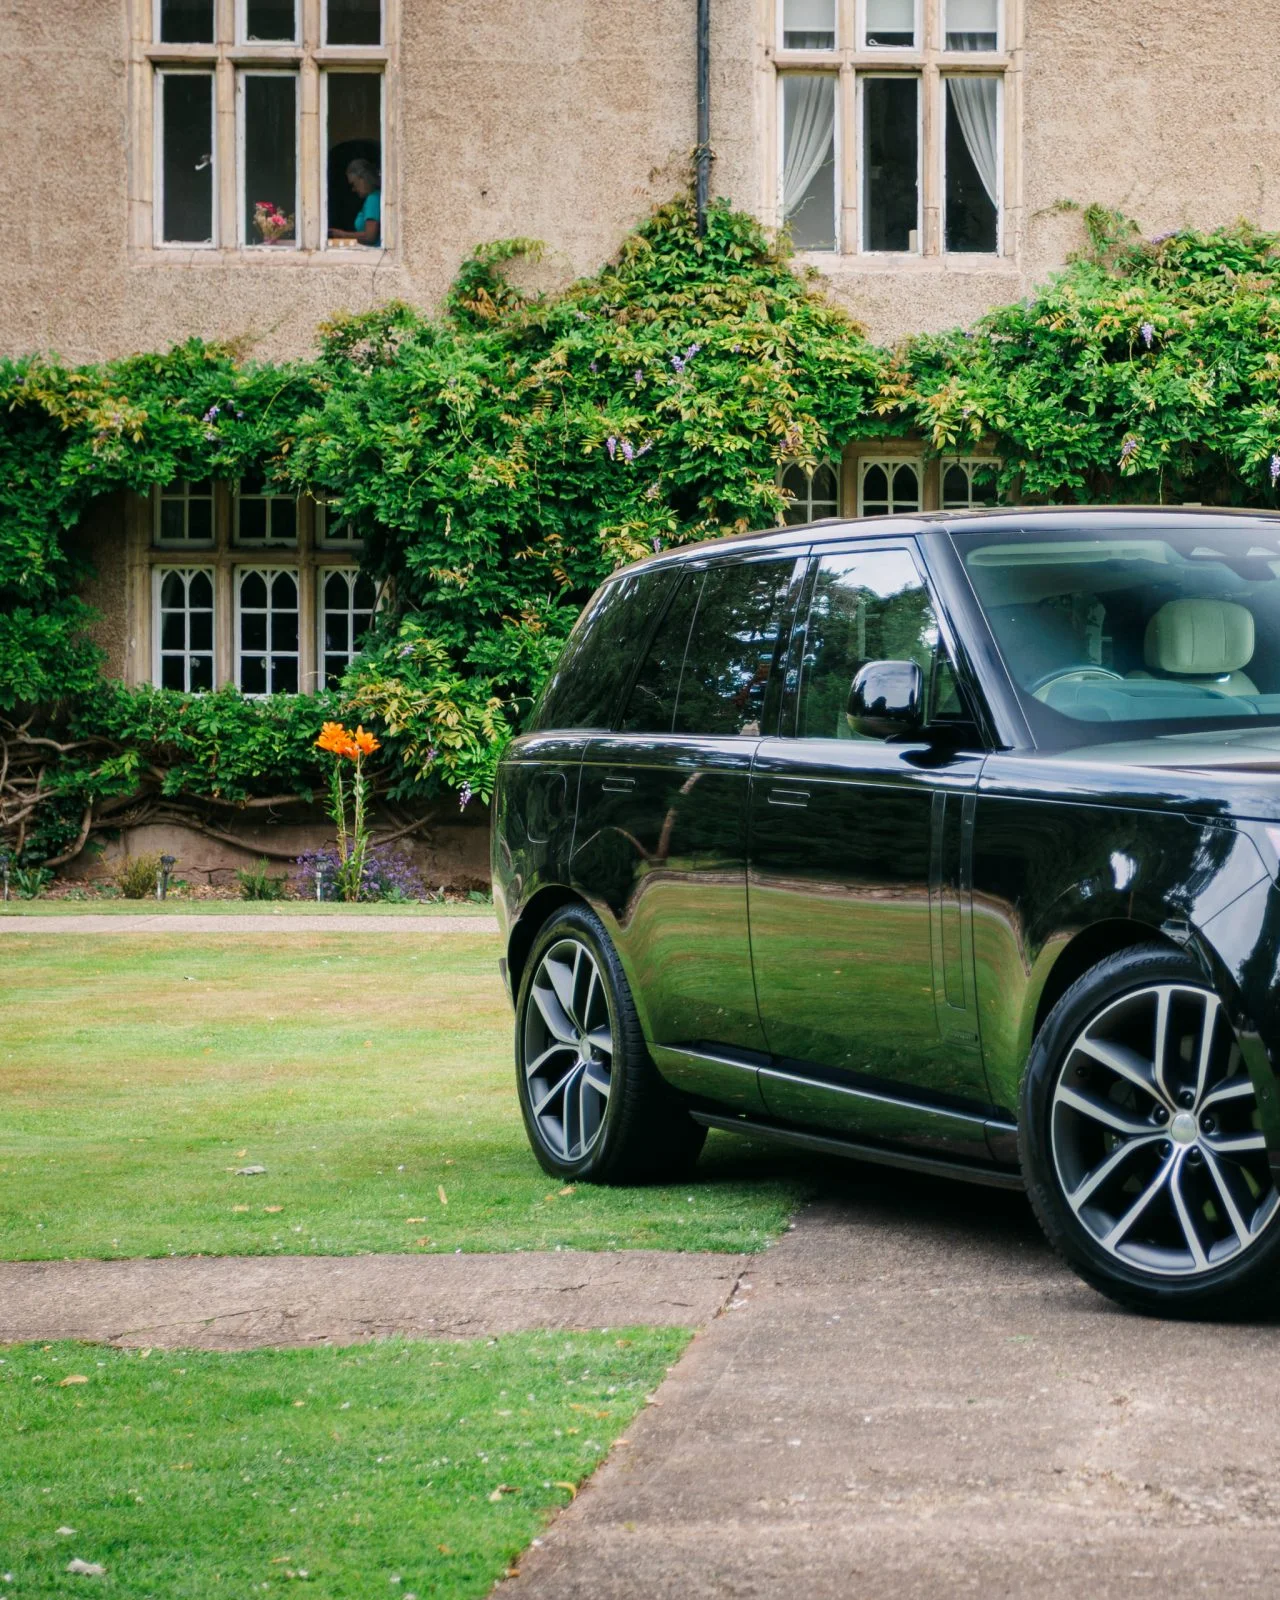
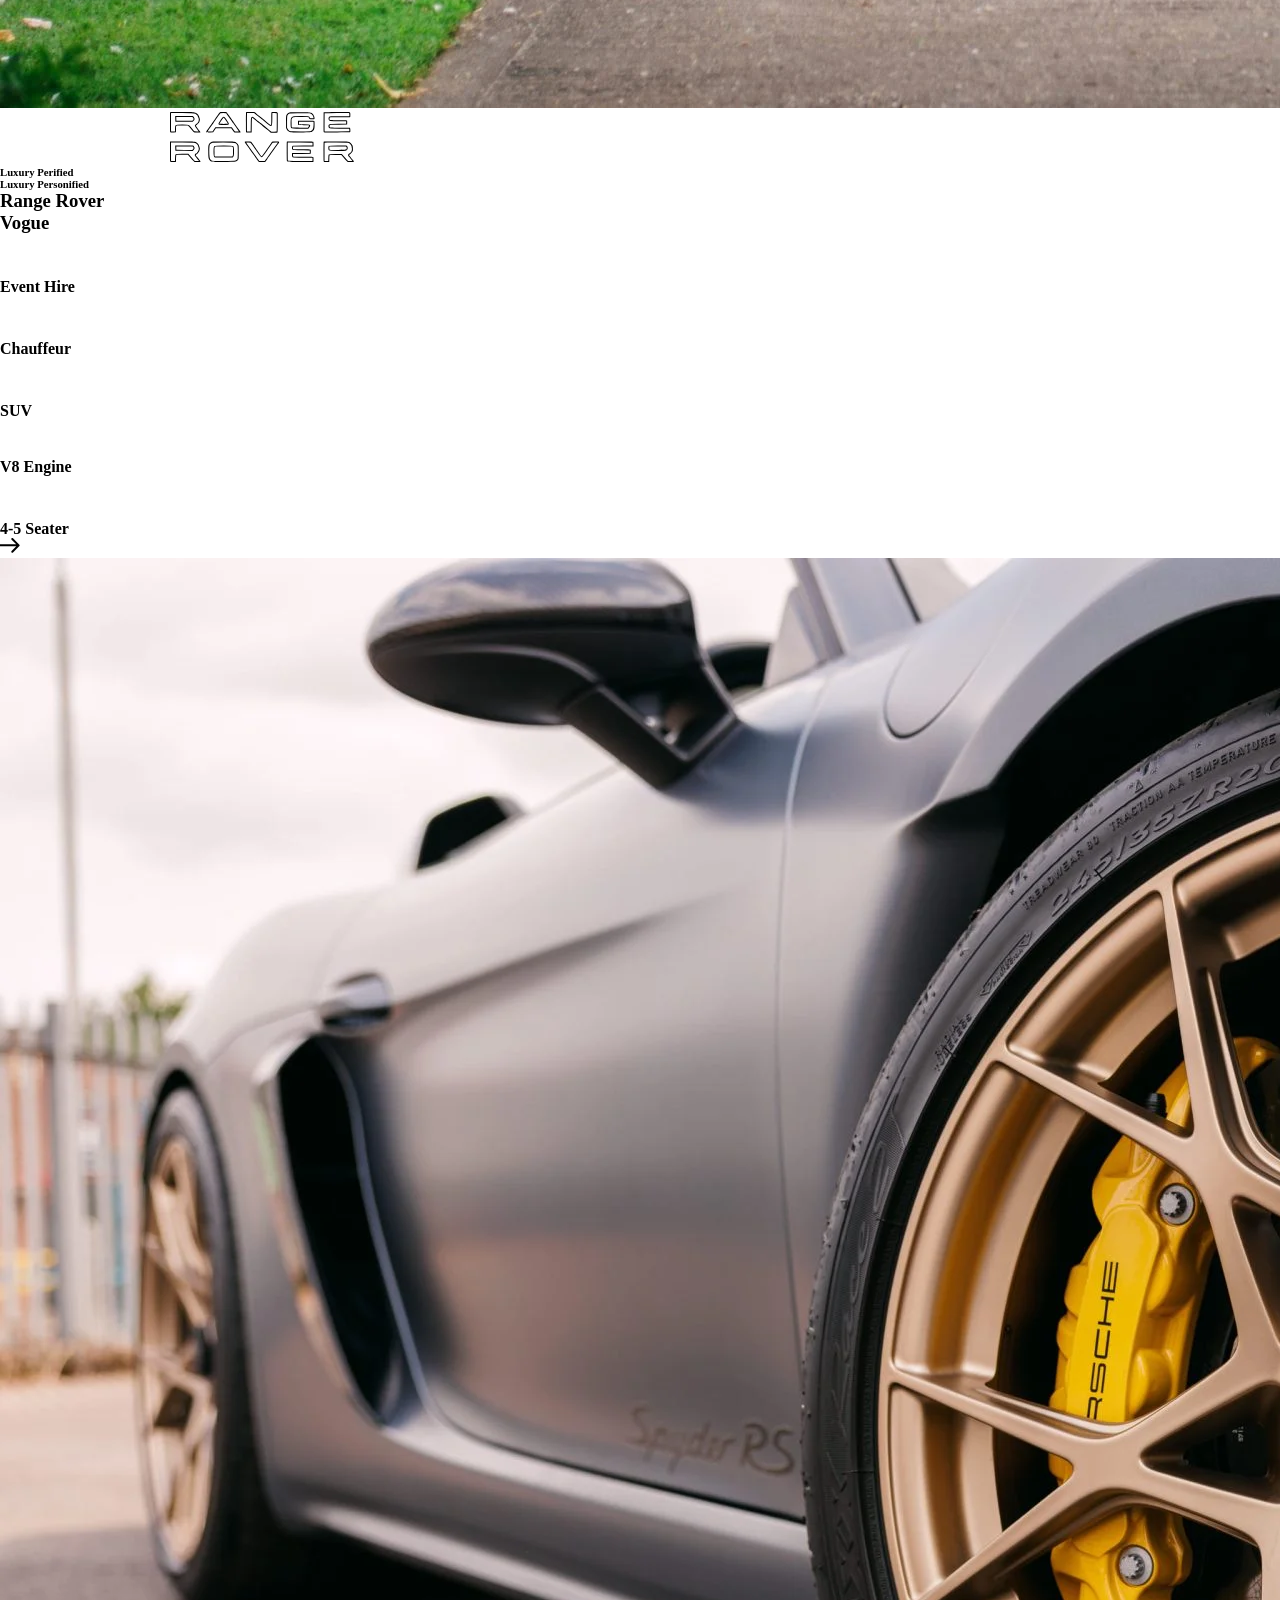
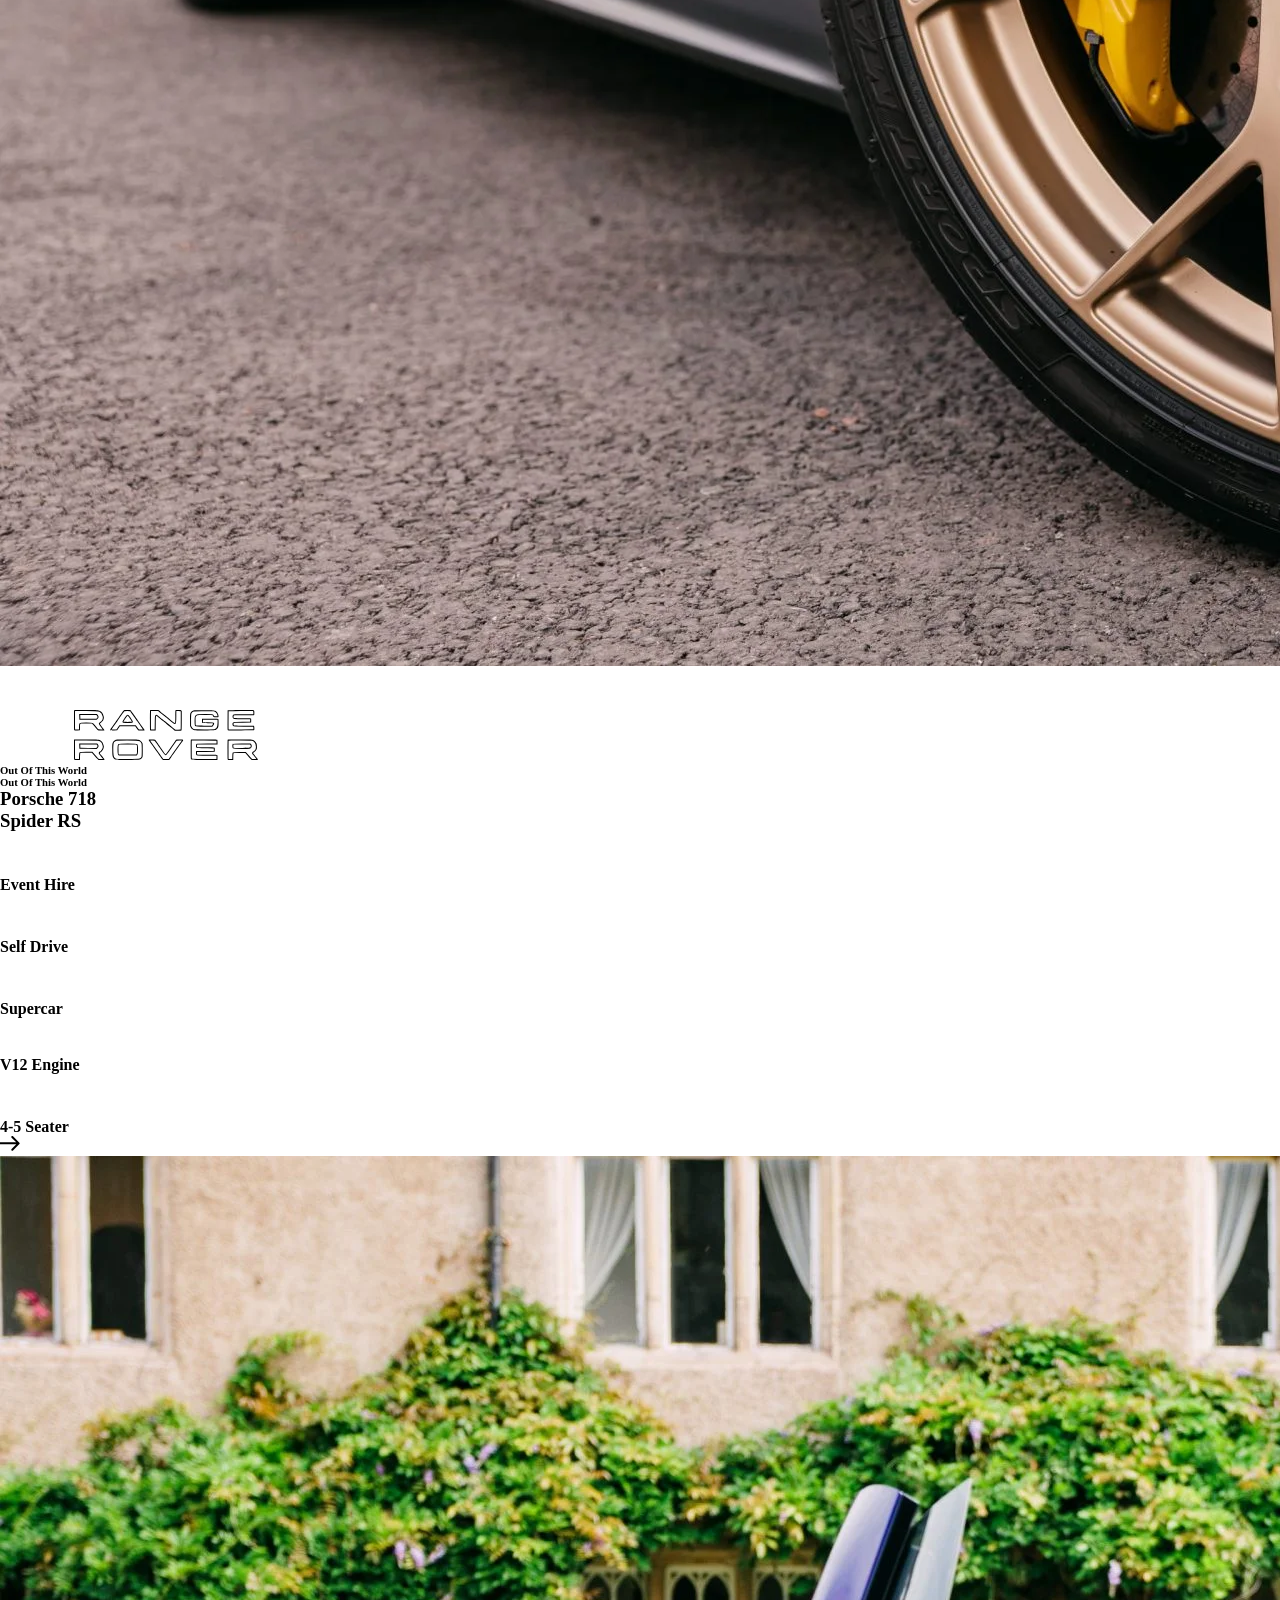
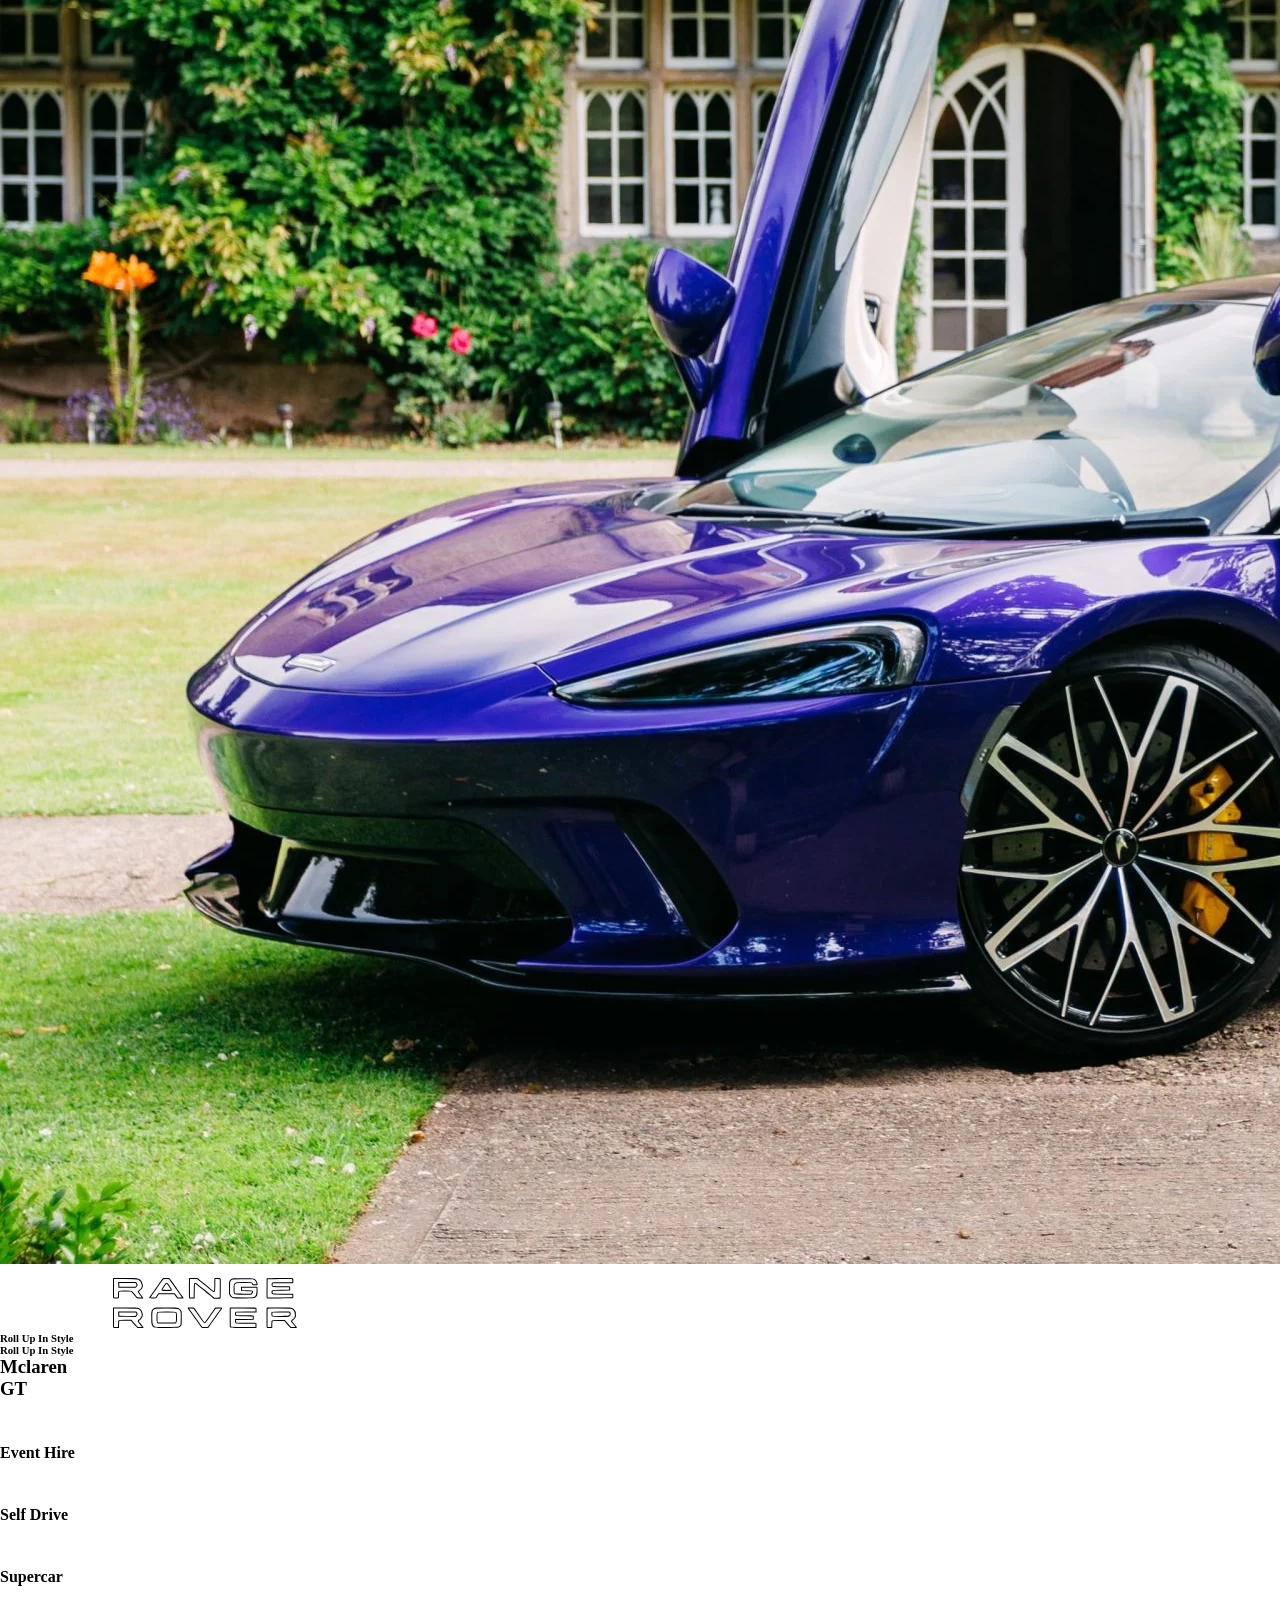
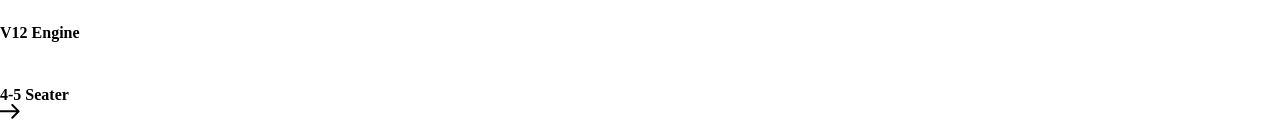
<file: test.html>
<!DOCTYPE html>
<html lang="en">
<head>
    <meta charset="UTF-8">
    <meta name="viewport" content="width=device-width, initial-scale=1.0">
    <title>Document</title>
</head>
<body>
    <style>
        
*,
*::before,
*::after{
    margin: 0;
    padding: 0;
    box-sizing: border-box;
}
/*premimum section */


    </style>
      <section class="Premium_section">
         <div class="car_expander">
              <div class="car_expander-img">
                  <img src="./assets/images/Range-Rover-Vogue-scaled--.webp" alt="">

                  <div class="car_expander_content"> 
                    <div class="expander_overlay-svg">
                              <svg class="logo-default" xmlns="http://www.w3.org/2000/svg" width="166" height="45" viewBox="0 0 166 45" fill="none">
                                <path d="M0.0978451 0.18753C0.0415468 0.28128 -0.0147515 4.31253 0.00401462 9.13128C0.00401462 17.2125 0.0415468 17.925 0.323038 18.15C0.566998 18.3188 1.31764 18.375 3.00659 18.3375L5.35235 18.2813L5.40865 15.4875C5.42742 13.8 5.54001 12.5813 5.67138 12.4313C5.82151 12.2438 6.985 12.1875 11.0197 12.1875C16.1241 12.1875 16.1616 12.1875 16.5745 12.6188C17.1375 13.2 19.2768 15.6188 20.2714 16.7813C21.6413 18.4125 21.5287 18.375 24.6439 18.375C26.8771 18.375 27.4025 18.3188 27.4025 18.1125C27.4025 17.9625 26.4642 16.6875 25.3383 15.2625C24.1935 13.8188 23.2927 12.5438 23.3115 12.4313C23.349 12.3 23.8745 11.7938 24.4938 11.2875C25.1131 10.8 25.6948 10.2188 25.8074 9.99377C25.92 9.78752 26.0889 9.48752 26.2015 9.35627C26.3141 9.20627 26.558 8.60628 26.7269 8.00628C27.046 6.95628 27.046 6.86253 26.7269 5.56878C26.1077 3.09378 25.0005 1.50003 23.4804 0.881282C21.2097 -0.0187178 21.51 2.99895e-05 10.5506 2.99895e-05C4.11379 2.99895e-05 0.17291 0.0750299 0.0978451 0.18753ZM20.7218 5.08128C21.3786 5.85003 21.3598 6.63753 20.6655 7.33128L20.1025 7.87502L12.9151 7.83752L5.72768 7.78128L5.67138 6.13128L5.61508 4.50003H20.2339L20.7218 5.08128ZM44.7987 0.431277C44.5735 0.675027 43.6727 1.91253 42.7907 3.18753C40.5388 6.43128 39.6568 7.70627 38.2118 9.75002C37.236 11.1375 34.3647 15.225 32.7696 17.5313C32.6383 17.7 32.6758 17.8875 32.8447 18.075C33.0511 18.3375 33.5015 18.375 36.0162 18.3375L38.9437 18.2813L40.1635 16.4438L41.3833 14.625L48.3267 14.6625L55.2702 14.7188L56.1522 15.9375C56.6401 16.6125 57.2782 17.4375 57.5784 17.7563L58.1226 18.375H60.8812C63.0956 18.375 63.6211 18.3188 63.6211 18.1125C63.6211 17.9625 63.0956 17.1188 62.4576 16.2375C60.9751 14.1938 59.3424 11.8875 57.6347 9.46877C56.9028 8.43752 56.2085 7.44377 56.0771 7.27502C55.9458 7.08752 55.4578 6.39378 54.9887 5.71878C54.5195 5.04378 53.5812 3.73128 52.8869 2.77503C52.1738 1.83753 51.6108 1.01253 51.6108 0.937529C51.6108 0.881279 51.4419 0.637532 51.2355 0.412532C50.8601 0.0187823 50.6912 2.99895e-05 48.0265 2.99895e-05C45.3241 2.99895e-05 45.1928 0.0187777 44.7987 0.431277ZM49.6779 6.60003C50.2033 7.35003 50.9915 8.53128 51.4794 9.22503C51.9486 9.90003 52.2864 10.5188 52.2301 10.575C52.0799 10.725 44.7612 10.725 44.611 10.575C44.5547 10.5188 44.8925 9.90003 45.3617 9.22503C45.8496 8.53128 46.6378 7.35003 47.1632 6.60003C47.7262 5.77503 48.2141 5.25003 48.4206 5.25003C48.627 5.25003 49.1149 5.77503 49.6779 6.60003ZM68.6316 0.131282C68.5566 0.187532 68.5003 4.23753 68.5003 9.11252C68.5003 16.9875 68.5378 18 68.8005 18.2813C69.0445 18.525 69.4949 18.5625 71.3903 18.525L73.661 18.4688L73.7548 12.0938C73.8486 6.15003 73.9049 5.25003 74.299 5.25003C74.4491 5.25003 75.2936 5.88753 76.6635 7.03128C77.0764 7.38753 77.7895 7.96877 78.2587 8.34377C78.7278 8.70002 79.7599 9.52502 80.5669 10.1813C81.3738 10.8188 82.5749 11.7563 83.2129 12.2813C85.4836 14.0813 87.1726 15.45 87.2664 15.5625C87.3227 15.6188 88.1672 16.3125 89.1618 17.1188L90.9633 18.5625H93.8533C95.8613 18.5625 96.8371 18.4875 96.9872 18.3375C97.1561 18.1688 97.2124 15.9375 97.2124 9.46877V0.806277L96.7808 0.412532C96.3867 0.0375323 96.1427 2.99895e-05 94.1723 2.99895e-05C92.9713 2.99895e-05 91.8641 0.0562811 91.6952 0.112531C91.4325 0.206281 91.3949 0.900031 91.3949 5.92503C91.3949 10.8375 91.3574 11.6438 91.1134 11.7375C90.9445 11.8125 90.3065 11.4375 89.4808 10.7625C88.7301 10.1438 87.3602 9.03753 86.4219 8.26878C85.5024 7.51878 84.3201 6.56252 83.7947 6.15002C83.288 5.73752 82.5186 5.11878 82.1057 4.78128C81.28 4.06878 80.3605 3.33753 78.2587 1.70628C77.4705 1.10628 76.7386 0.468781 76.5885 0.300031C76.3633 0.0375311 75.8191 2.99895e-05 72.535 2.99895e-05C70.452 2.99895e-05 68.6879 0.0562822 68.6316 0.131282ZM107.628 0.393781C106.483 0.787531 105.62 1.59378 105.094 2.75628C104.719 3.60003 104.7 3.95628 104.7 8.98127V14.325L105.282 15.4875C105.713 16.3688 106.07 16.8 106.839 17.325C107.384 17.7 107.965 18 108.134 18C108.303 18 108.51 18.075 108.566 18.1875C108.641 18.3 111.944 18.375 117.836 18.375C128.101 18.375 127.557 18.45 129.021 16.9688C130.203 15.7875 130.428 14.925 130.428 11.4375C130.428 8.81252 130.391 8.45628 130.091 8.17503C129.772 7.89378 129.04 7.87503 122.622 7.91253L115.509 7.96877L115.453 9.58127C115.416 10.875 115.472 11.2688 115.697 11.5125C115.96 11.775 116.635 11.8125 120.689 11.8125C124.573 11.8125 125.399 11.85 125.474 12.075C125.587 12.3938 125.287 13.05 124.742 13.6313L124.367 14.0625H117.273C110.93 14.0625 110.18 14.025 109.955 13.7438C109.748 13.5188 109.692 12.6188 109.692 9.86252C109.692 6.39378 109.711 6.26253 110.123 5.71878C111.062 4.51878 111.099 4.51878 118.249 4.50003C125.399 4.50003 125.155 4.46252 125.455 5.68127C125.643 6.43127 126.056 6.56253 128.12 6.56253C130.166 6.56253 130.428 6.45003 130.428 5.55003C130.428 3.63753 128.683 0.937528 127.238 0.637528C126.975 0.581279 126.469 0.450029 126.112 0.356279C125.718 0.243779 121.984 0.150032 117.011 0.131282C109.617 0.0937822 108.453 0.131281 107.628 0.393781ZM143.377 0.18753L138.592 0.28128L138.535 9.09377C138.498 17.2125 138.517 17.925 138.817 18.1313C139.061 18.3188 141.763 18.375 150.808 18.375C161.28 18.375 162.481 18.3375 162.594 18.075C162.837 17.4375 162.706 14.9063 162.406 14.475L162.124 14.0625H153.229C144.616 14.0625 144.315 14.0438 144.128 13.7063C143.865 13.2 143.884 12.1313 144.184 11.7563C144.39 11.475 145.141 11.4375 152.103 11.4L159.797 11.3438L159.854 9.58127C159.891 8.45628 159.835 7.74377 159.685 7.57502C159.516 7.35002 158.146 7.31253 151.822 7.31253C143.339 7.31253 143.94 7.40627 143.94 6.07503C143.94 5.70003 144.034 5.25003 144.128 5.04378C144.315 4.70628 144.616 4.68753 153.398 4.68753C161.505 4.68753 162.5 4.65003 162.594 4.38753C162.65 4.21878 162.706 3.41253 162.706 2.56878C162.706 1.18128 162.65 0.975032 162.237 0.506282L161.749 2.99895e-05L154.956 0.0375323C151.221 0.0562822 146.004 0.13128 143.377 0.18753ZM0.00401462 27.0375V36C-0.0147515 43.9313 0.0227807 44.55 0.323038 44.775C0.566998 44.9437 1.31764 45 3.00659 44.9625L5.35235 44.9062L5.44618 41.9063C5.50248 40.2563 5.61508 38.7938 5.69014 38.6625C5.80274 38.4938 7.07883 38.4375 10.9822 38.4375H16.1241L17.8693 40.4438C18.8264 41.55 20.1588 43.0313 20.8344 43.725L22.073 45H24.8128C26.3329 45 27.6089 44.925 27.6652 44.8312C27.7215 44.7375 27.4776 44.3063 27.121 43.8563C26.7645 43.4063 25.8262 42.2062 25.0568 41.2125C24.2873 40.2188 23.5742 39.3563 23.4616 39.2813C23.1238 39.075 23.2552 38.4563 23.6868 38.2313C23.9308 38.1 24.2311 37.8938 24.3624 37.7625C24.4938 37.6125 24.7565 37.4063 24.9254 37.275C25.5822 36.8063 26.2766 35.6625 26.6519 34.4813C27.0272 33.3188 27.046 33.2438 26.7269 31.875C26.239 29.7563 25.4696 28.4813 24.156 27.6C22.711 26.625 22.6172 26.625 10.9071 26.625H0.00401462V27.0375ZM20.8156 31.425C21.3786 32.1375 21.3223 32.925 20.6655 33.5813L20.1025 34.125L12.9151 34.0875L5.72768 34.0313L5.67138 32.475L5.61508 30.9375H20.4403L20.8156 31.425ZM37.4236 26.9625C36.5228 27.3375 35.6221 28.05 35.2655 28.7063C34.6087 29.9063 34.5336 30.45 34.5336 35.3813C34.5336 40.8 34.6838 41.8875 35.6033 43.1063C36.2226 43.9313 36.4853 44.1375 37.4612 44.625C38.2118 45 38.4933 45 48.4393 44.9438C59.38 44.8875 59.1735 44.9063 60.5622 43.9125C60.8812 43.6875 61.3504 43.1813 61.5944 42.7875C62.026 42.0938 62.026 42.0375 62.026 36.1875C62.026 30.6375 62.0072 30.2438 61.6507 29.625C61.144 28.725 60.262 27.7688 59.6052 27.4313C58.1226 26.6625 57.7098 26.625 47.7637 26.6438C39.2064 26.6438 38.118 26.6813 37.4236 26.9625ZM56.4524 31.5C56.8465 31.875 56.8653 32.025 56.8653 35.5125C56.8653 38.8125 56.8278 39.1875 56.5087 39.5812L56.1522 40.0313L48.5332 40.0875C43.3912 40.125 40.7828 40.0688 40.5388 39.9375C40.1822 39.75 40.1635 39.5438 40.1635 35.8125C40.1635 32.1188 40.1822 31.8563 40.5388 31.5C40.8953 31.1438 41.1581 31.125 48.4768 31.125C55.8332 31.125 56.0584 31.1438 56.4524 31.5ZM67.3743 26.8875C67.3743 27.1313 68.0124 28.125 69.6263 30.3563C72.0658 33.7313 73.3607 35.5688 74.1301 36.675C74.5993 37.35 75.0684 38.0063 75.1622 38.1188C75.2748 38.25 75.6126 38.7188 75.9317 39.1875C77.2453 41.1188 78.9155 43.4625 79.516 44.1938L80.154 45H85.8777L87.4165 42.8813C89.0492 40.6125 89.7998 39.5813 92.2582 36.0938C94.679 32.7 96.2553 30.4875 97.4564 28.8375C99.0515 26.6438 99.0327 26.625 95.3546 26.625C92.108 26.625 92.108 26.625 91.3386 27.8438C91.0759 28.2563 90.3628 29.2875 89.7623 30.1313C89.1618 30.975 87.6792 33.0938 86.4782 34.8188C83.6258 38.8875 82.8939 39.8438 82.6124 39.8438C82.3872 39.8438 81.7304 38.9625 78.6152 34.4063C77.752 33.1688 76.7011 31.65 76.2507 31.0313C75.8191 30.4125 75.0497 29.325 74.5617 28.6313C73.0604 26.4938 73.3419 26.625 70.1517 26.625C67.9373 26.625 67.3743 26.6813 67.3743 26.8875ZM105.394 27.0375C105.207 27.75 105.263 43.4438 105.47 43.95C105.864 45.0188 105.732 45 118.08 44.9625L129.396 44.9062L129.453 42.8438C129.49 41.0625 129.453 40.7625 129.171 40.5563C128.927 40.3688 126.882 40.3125 120.201 40.3125C113.464 40.3125 111.475 40.2563 111.212 40.0688C110.968 39.8813 110.893 39.6188 110.949 38.8125L111.006 37.7813L118.981 37.6875L126.957 37.5938L127.013 36C127.088 33.45 127.857 33.6563 118.869 33.6C113.107 33.5625 111.174 33.4875 111.062 33.3188C110.987 33.1875 110.912 32.7 110.912 32.2125C110.912 31.5188 110.987 31.275 111.268 31.125C111.512 31.0125 114.777 30.9375 120.557 30.9375H129.49V29.0063C129.49 27.75 129.415 27 129.265 26.85C129.096 26.6813 126.169 26.625 117.273 26.625H105.507L105.394 27.0375ZM138.629 26.7563C138.554 26.8125 138.498 30.8063 138.498 35.625C138.498 43.9313 138.517 44.4 138.854 44.7C139.136 44.9625 139.549 45 141.425 44.9625L143.659 44.9062L143.715 42.0187C143.734 40.275 143.846 39.0188 143.959 38.8688C144.128 38.6813 145.291 38.625 149.382 38.625H154.58L156.72 41.1C157.902 42.4688 159.197 43.8938 159.591 44.2875L160.323 45H163.1C164.77 45 165.915 44.925 165.99 44.8125C166.103 44.6437 165.221 43.3312 164.677 42.8438C164.564 42.7313 163.963 41.9813 163.325 41.1563C162.706 40.3313 162.049 39.5438 161.88 39.3937C161.411 39 161.524 38.475 162.162 38.1375C162.913 37.7625 163.851 36.825 164.526 35.7938C165.014 35.0063 165.052 34.8563 165.033 33C165.014 30.6188 164.658 29.6625 163.194 28.2C161.58 26.5875 161.862 26.625 149.438 26.625C143.565 26.625 138.686 26.6813 138.629 26.7563ZM159.141 31.4438C159.46 31.8563 159.535 32.1188 159.422 32.7188C159.216 34.1438 159.403 34.125 151.353 34.125C146.042 34.125 144.146 34.0688 143.978 33.9C143.734 33.6563 143.659 31.275 143.884 31.0688C143.94 30.9938 147.318 30.9375 151.371 30.9375H158.746L159.141 31.4438Z" fill="white"/>
                                </svg>

                                <svg class="logo-hover" xmlns="http://www.w3.org/2000/svg" width="184" height="50" viewBox="0 0 184 50" fill="none">
                                <mask id="path-1-inside-1_17446_18365" fill="white">
                                    <path d="M0.108455 0.208367C0.0460519 0.312533 -0.016351 4.7917 0.00444994 10.1459C0.00444994 19.125 0.0460519 19.9167 0.358067 20.1667C0.628479 20.3542 1.46052 20.4167 3.33261 20.375L5.93273 20.3125L5.99513 17.2084C6.01593 15.3334 6.14074 13.9792 6.28635 13.8125C6.45275 13.6042 7.74241 13.5417 12.2146 13.5417C17.8725 13.5417 17.9141 13.5417 18.3717 14.0209C18.9957 14.6667 21.3671 17.3542 22.4695 18.6459C23.988 20.4584 23.8632 20.4167 27.3161 20.4167C29.7915 20.4167 30.3739 20.3542 30.3739 20.125C30.3739 19.9584 29.3338 18.5417 28.0858 16.9584C26.8169 15.3542 25.8185 13.9375 25.8393 13.8125C25.8809 13.6667 26.4633 13.1042 27.1497 12.5417C27.8362 12 28.481 11.3542 28.6058 11.1042C28.7306 10.875 28.9178 10.5417 29.0426 10.3959C29.1674 10.2292 29.4378 9.56253 29.625 8.89586C29.9787 7.7292 29.9787 7.62503 29.625 6.18753C28.9386 3.43753 27.7114 1.6667 26.0265 0.979202C23.5096 -0.0207975 23.8424 3.33218e-05 11.6946 3.33218e-05C4.55986 3.33218e-05 0.191659 0.0833666 0.108455 0.208367ZM22.9687 5.64586C23.6968 6.50003 23.676 7.37503 22.9063 8.14586L22.2823 8.75003L14.3155 8.70836L6.34875 8.64586L6.28635 6.81253L6.22394 5.00003H22.4279L22.9687 5.64586ZM49.6564 0.479197C49.4068 0.75003 48.4083 2.12503 47.4307 3.5417C44.9346 7.14586 43.9569 8.56253 42.3552 10.8334C41.2736 12.375 38.091 16.9167 36.323 19.4792C36.1774 19.6667 36.219 19.875 36.4062 20.0834C36.635 20.375 37.1342 20.4167 39.9215 20.375L43.1665 20.3125L44.5185 18.2709L45.8706 16.25L53.567 16.2917L61.2633 16.3542L62.241 17.7084C62.7818 18.4584 63.489 19.375 63.8219 19.7292L64.4251 20.4167H67.4828C69.9373 20.4167 70.5198 20.3542 70.5198 20.125C70.5198 19.9584 69.9373 19.0209 69.2301 18.0417C67.5868 15.7709 65.7771 13.2084 63.8843 10.5209C63.073 9.37503 62.3034 8.27086 62.1578 8.08336C62.0122 7.87503 61.4713 7.1042 60.9513 6.3542C60.4313 5.6042 59.3912 4.14586 58.6216 3.08336C57.8312 2.0417 57.2071 1.12503 57.2071 1.0417C57.2071 0.979199 57.0199 0.708369 56.7911 0.458369C56.3751 0.0208692 56.1879 3.33218e-05 53.2342 3.33218e-05C50.2388 3.33218e-05 50.0932 0.0208641 49.6564 0.479197ZM55.0646 7.33336C55.6471 8.1667 56.5207 9.4792 57.0615 10.25C57.5816 11 57.956 11.6875 57.8936 11.75C57.7272 11.9167 49.6148 11.9167 49.4484 11.75C49.386 11.6875 49.7604 11 50.2804 10.25C50.8212 9.4792 51.6949 8.1667 52.2773 7.33336C52.9013 6.4167 53.4422 5.83336 53.671 5.83336C53.8998 5.83336 54.4406 6.4167 55.0646 7.33336ZM76.0736 0.145869C75.9904 0.208369 75.928 4.70836 75.928 10.125C75.928 18.875 75.9696 20 76.2608 20.3125C76.5313 20.5834 77.0305 20.625 79.1314 20.5834L81.6483 20.5209L81.7523 13.4375C81.8563 6.83336 81.9187 5.83336 82.3555 5.83336C82.5219 5.83336 83.458 6.5417 84.9764 7.81253C85.4341 8.20836 86.2245 8.85419 86.7445 9.27086C87.2646 9.66669 88.4086 10.5834 89.3031 11.3125C90.1975 12.0209 91.5288 13.0625 92.236 13.6459C94.7529 15.6459 96.625 17.1667 96.729 17.2917C96.7914 17.3542 97.7274 18.125 98.8299 19.0209L100.827 20.625H104.03C106.256 20.625 107.338 20.5417 107.504 20.375C107.691 20.1875 107.754 17.7084 107.754 10.5209V0.895863L107.275 0.458369C106.838 0.0417025 106.568 3.33218e-05 104.384 3.33218e-05C103.052 3.33218e-05 101.825 0.0625346 101.638 0.125035C101.347 0.229201 101.305 1.00003 101.305 6.58336C101.305 12.0417 101.264 12.9375 100.993 13.0417C100.806 13.125 100.099 12.7084 99.1835 11.9584C98.3515 11.2709 96.833 10.0417 95.793 9.18753C94.7737 8.3542 93.4632 7.29169 92.8808 6.83336C92.3192 6.37503 91.4664 5.68753 91.0087 5.31253C90.0935 4.52086 89.0742 3.70837 86.7445 1.89587C85.8709 1.2292 85.0597 0.520868 84.8932 0.333368C84.6436 0.0417012 84.0404 3.33218e-05 80.4002 3.33218e-05C78.0913 3.33218e-05 76.136 0.0625358 76.0736 0.145869ZM119.298 0.437534C118.029 0.875034 117.072 1.77087 116.49 3.06253C116.074 4.00003 116.053 4.39586 116.053 9.97919V15.9167L116.698 17.2084C117.176 18.1875 117.572 18.6667 118.424 19.25C119.028 19.6667 119.672 20 119.86 20C120.047 20 120.276 20.0834 120.338 20.2084C120.421 20.3334 124.082 20.4167 130.614 20.4167C141.992 20.4167 141.389 20.5 143.011 18.8542C144.322 17.5417 144.571 16.5834 144.571 12.7084C144.571 9.79169 144.53 9.39586 144.197 9.08336C143.843 8.77086 143.032 8.75003 135.918 8.7917L128.034 8.85419L127.972 10.6459C127.93 12.0834 127.993 12.5209 128.242 12.7917C128.534 13.0834 129.283 13.125 133.776 13.125C138.081 13.125 138.997 13.1667 139.08 13.4167C139.205 13.7709 138.872 14.5 138.269 15.1459L137.853 15.625H129.99C122.959 15.625 122.127 15.5834 121.877 15.2709C121.649 15.0209 121.586 14.0209 121.586 10.9584C121.586 7.1042 121.607 6.95836 122.065 6.3542C123.105 5.02086 123.146 5.02086 131.071 5.00003C138.997 5.00003 138.726 4.95836 139.059 6.31253C139.267 7.14586 139.725 7.2917 142.013 7.2917C144.28 7.2917 144.571 7.1667 144.571 6.1667C144.571 4.0417 142.637 1.0417 141.035 0.708365C140.744 0.645865 140.182 0.500032 139.787 0.395865C139.35 0.270865 135.211 0.166702 129.699 0.145869C121.503 0.104202 120.213 0.145868 119.298 0.437534ZM158.924 0.208367L153.62 0.312533L153.557 10.1042C153.516 19.125 153.536 19.9167 153.869 20.1459C154.14 20.3542 157.135 20.4167 167.161 20.4167C178.768 20.4167 180.099 20.375 180.224 20.0834C180.495 19.375 180.349 16.5625 180.016 16.0834L179.704 15.625H169.844C160.297 15.625 159.964 15.6042 159.756 15.2292C159.465 14.6667 159.486 13.4792 159.818 13.0625C160.047 12.75 160.879 12.7084 168.596 12.6667L177.125 12.6042L177.187 10.6459C177.229 9.39586 177.166 8.60419 177 8.41669C176.813 8.16669 175.294 8.12503 168.284 8.12503C158.882 8.12503 159.548 8.22919 159.548 6.75003C159.548 6.33336 159.652 5.83336 159.756 5.6042C159.964 5.2292 160.297 5.20836 170.032 5.20836C179.018 5.20836 180.12 5.1667 180.224 4.87503C180.287 4.68753 180.349 3.7917 180.349 2.8542C180.349 1.31253 180.287 1.08337 179.829 0.562536L179.288 3.33218e-05L171.758 0.0417025C167.619 0.0625358 161.836 0.145867 158.924 0.208367ZM0.00444994 30.0417V40C-0.016351 48.8125 0.0252509 49.5 0.358067 49.75C0.628479 49.9375 1.46052 50 3.33261 49.9583L5.93273 49.8958L6.03673 46.5625C6.09914 44.7292 6.22394 43.1042 6.30715 42.9583C6.43195 42.7708 7.84642 42.7083 12.173 42.7083H17.8725L19.807 44.9375C20.8678 46.1667 22.3447 47.8125 23.0935 48.5833L24.4664 50H27.5033C29.1882 50 30.6027 49.9167 30.6651 49.8125C30.7275 49.7083 30.4571 49.2292 30.0619 48.7292C29.6666 48.2292 28.6266 46.8958 27.7738 45.7917C26.9209 44.6875 26.1305 43.7292 26.0057 43.6458C25.6313 43.4167 25.7769 42.7292 26.2553 42.4792C26.5257 42.3333 26.8585 42.1042 27.0041 41.9583C27.1497 41.7917 27.4409 41.5625 27.6282 41.4167C28.3562 40.8958 29.1258 39.625 29.5418 38.3125C29.9579 37.0208 29.9787 36.9375 29.625 35.4167C29.0842 33.0625 28.2314 31.6458 26.7753 30.6667C25.1736 29.5833 25.0696 29.5833 12.0898 29.5833H0.00444994V30.0417ZM23.0727 34.9167C23.6968 35.7083 23.6344 36.5833 22.9063 37.3125L22.2823 37.9167L14.3155 37.875L6.34875 37.8125L6.28635 36.0833L6.22394 34.375H22.6567L23.0727 34.9167ZM41.4816 29.9583C40.4832 30.375 39.4847 31.1667 39.0895 31.8958C38.3615 33.2292 38.2783 33.8333 38.2783 39.3125C38.2783 45.3333 38.4447 46.5417 39.4639 47.8958C40.1503 48.8125 40.4416 49.0417 41.5232 49.5833C42.3552 50 42.6673 50 53.6918 49.9375C65.8187 49.875 65.5899 49.8958 67.1292 48.7917C67.4828 48.5417 68.0029 47.9792 68.2733 47.5417C68.7517 46.7708 68.7517 46.7083 68.7517 40.2083C68.7517 34.0417 68.7309 33.6042 68.3357 32.9167C67.774 31.9167 66.7964 30.8542 66.0684 30.4792C64.4251 29.625 63.9675 29.5833 52.9429 29.6042C43.4577 29.6042 42.2512 29.6458 41.4816 29.9583ZM62.5738 35C63.0106 35.4167 63.0314 35.5833 63.0314 39.4583C63.0314 43.125 62.9898 43.5417 62.6362 43.9792L62.241 44.4792L53.7958 44.5417C48.0963 44.5833 45.205 44.5208 44.9346 44.375C44.5393 44.1667 44.5185 43.9375 44.5185 39.7917C44.5185 35.6875 44.5393 35.3958 44.9346 35C45.3298 34.6042 45.621 34.5833 53.7334 34.5833C61.8874 34.5833 62.137 34.6042 62.5738 35ZM74.68 29.875C74.68 30.1458 75.3872 31.25 77.1761 33.7292C79.8802 37.4792 81.3155 39.5208 82.1683 40.75C82.6883 41.5 83.2084 42.2292 83.3124 42.3542C83.4372 42.5 83.8116 43.0208 84.1652 43.5417C85.6213 45.6875 87.4726 48.2917 88.1382 49.1042L88.8454 50H95.1897L96.8954 47.6458C98.7051 45.125 99.5371 43.9792 102.262 40.1042C104.945 36.3333 106.693 33.875 108.024 32.0417C109.792 29.6042 109.771 29.5833 105.694 29.5833C102.096 29.5833 102.096 29.5833 101.243 30.9375C100.952 31.3958 100.161 32.5417 99.4955 33.4792C98.8299 34.4167 97.1866 36.7708 95.8554 38.6875C92.6936 43.2083 91.8824 44.2708 91.5704 44.2708C91.3208 44.2708 90.5927 43.2917 87.1398 38.2292C86.1829 36.8542 85.0181 35.1667 84.5188 34.4792C84.0404 33.7917 83.1876 32.5833 82.6467 31.8125C80.9827 29.4375 81.2947 29.5833 77.7585 29.5833C75.304 29.5833 74.68 29.6458 74.68 29.875ZM116.823 30.0417C116.615 30.8333 116.677 48.2708 116.906 48.8333C117.343 50.0208 117.197 50 130.884 49.9583L143.427 49.8958L143.49 47.6042C143.531 45.625 143.49 45.2917 143.178 45.0625C142.907 44.8542 140.64 44.7917 133.235 44.7917C125.767 44.7917 123.562 44.7292 123.271 44.5208C123.001 44.3125 122.917 44.0208 122.98 43.125L123.042 41.9792L131.883 41.875L140.723 41.7708L140.785 40C140.869 37.1667 141.722 37.3958 131.758 37.3333C125.372 37.2917 123.229 37.2083 123.105 37.0208C123.021 36.875 122.938 36.3333 122.938 35.7917C122.938 35.0208 123.021 34.75 123.333 34.5833C123.604 34.4583 127.223 34.375 133.63 34.375H143.531V32.2292C143.531 30.8333 143.448 30 143.282 29.8333C143.094 29.6458 139.849 29.5833 129.99 29.5833H116.948L116.823 30.0417ZM153.661 29.7292C153.578 29.7917 153.516 34.2292 153.516 39.5833C153.516 48.8125 153.536 49.3333 153.911 49.6667C154.223 49.9583 154.681 50 156.761 49.9583L159.236 49.8958L159.298 46.6875C159.319 44.75 159.444 43.3542 159.569 43.1875C159.756 42.9792 161.046 42.9167 165.58 42.9167H171.342L173.713 45.6667C175.024 47.1875 176.459 48.7708 176.896 49.2083L177.707 50H180.786C182.637 50 183.906 49.9167 183.989 49.7917C184.114 49.6042 183.136 48.1458 182.533 47.6042C182.408 47.4792 181.743 46.6458 181.035 45.7292C180.349 44.8125 179.621 43.9375 179.434 43.7708C178.914 43.3333 179.038 42.75 179.746 42.375C180.578 41.9583 181.618 40.9167 182.367 39.7708C182.907 38.8958 182.949 38.7292 182.928 36.6667C182.907 34.0208 182.512 32.9583 180.89 31.3333C179.101 29.5417 179.413 29.5833 165.643 29.5833C159.132 29.5833 153.724 29.6458 153.661 29.7292ZM176.397 34.9375C176.75 35.3958 176.834 35.6875 176.709 36.3542C176.48 37.9375 176.688 37.9167 167.764 37.9167C161.878 37.9167 159.777 37.8542 159.59 37.6667C159.319 37.3958 159.236 34.75 159.486 34.5208C159.548 34.4375 163.292 34.375 167.785 34.375H175.96L176.397 34.9375Z"/>
                                </mask>
                                <path d="M0.108455 0.208367C0.0460519 0.312533 -0.016351 4.7917 0.00444994 10.1459C0.00444994 19.125 0.0460519 19.9167 0.358067 20.1667C0.628479 20.3542 1.46052 20.4167 3.33261 20.375L5.93273 20.3125L5.99513 17.2084C6.01593 15.3334 6.14074 13.9792 6.28635 13.8125C6.45275 13.6042 7.74241 13.5417 12.2146 13.5417C17.8725 13.5417 17.9141 13.5417 18.3717 14.0209C18.9957 14.6667 21.3671 17.3542 22.4695 18.6459C23.988 20.4584 23.8632 20.4167 27.3161 20.4167C29.7915 20.4167 30.3739 20.3542 30.3739 20.125C30.3739 19.9584 29.3338 18.5417 28.0858 16.9584C26.8169 15.3542 25.8185 13.9375 25.8393 13.8125C25.8809 13.6667 26.4633 13.1042 27.1497 12.5417C27.8362 12 28.481 11.3542 28.6058 11.1042C28.7306 10.875 28.9178 10.5417 29.0426 10.3959C29.1674 10.2292 29.4378 9.56253 29.625 8.89586C29.9787 7.7292 29.9787 7.62503 29.625 6.18753C28.9386 3.43753 27.7114 1.6667 26.0265 0.979202C23.5096 -0.0207975 23.8424 3.33218e-05 11.6946 3.33218e-05C4.55986 3.33218e-05 0.191659 0.0833666 0.108455 0.208367ZM22.9687 5.64586C23.6968 6.50003 23.676 7.37503 22.9063 8.14586L22.2823 8.75003L14.3155 8.70836L6.34875 8.64586L6.28635 6.81253L6.22394 5.00003H22.4279L22.9687 5.64586ZM49.6564 0.479197C49.4068 0.75003 48.4083 2.12503 47.4307 3.5417C44.9346 7.14586 43.9569 8.56253 42.3552 10.8334C41.2736 12.375 38.091 16.9167 36.323 19.4792C36.1774 19.6667 36.219 19.875 36.4062 20.0834C36.635 20.375 37.1342 20.4167 39.9215 20.375L43.1665 20.3125L44.5185 18.2709L45.8706 16.25L53.567 16.2917L61.2633 16.3542L62.241 17.7084C62.7818 18.4584 63.489 19.375 63.8219 19.7292L64.4251 20.4167H67.4828C69.9373 20.4167 70.5198 20.3542 70.5198 20.125C70.5198 19.9584 69.9373 19.0209 69.2301 18.0417C67.5868 15.7709 65.7771 13.2084 63.8843 10.5209C63.073 9.37503 62.3034 8.27086 62.1578 8.08336C62.0122 7.87503 61.4713 7.1042 60.9513 6.3542C60.4313 5.6042 59.3912 4.14586 58.6216 3.08336C57.8312 2.0417 57.2071 1.12503 57.2071 1.0417C57.2071 0.979199 57.0199 0.708369 56.7911 0.458369C56.3751 0.0208692 56.1879 3.33218e-05 53.2342 3.33218e-05C50.2388 3.33218e-05 50.0932 0.0208641 49.6564 0.479197ZM55.0646 7.33336C55.6471 8.1667 56.5207 9.4792 57.0615 10.25C57.5816 11 57.956 11.6875 57.8936 11.75C57.7272 11.9167 49.6148 11.9167 49.4484 11.75C49.386 11.6875 49.7604 11 50.2804 10.25C50.8212 9.4792 51.6949 8.1667 52.2773 7.33336C52.9013 6.4167 53.4422 5.83336 53.671 5.83336C53.8998 5.83336 54.4406 6.4167 55.0646 7.33336ZM76.0736 0.145869C75.9904 0.208369 75.928 4.70836 75.928 10.125C75.928 18.875 75.9696 20 76.2608 20.3125C76.5313 20.5834 77.0305 20.625 79.1314 20.5834L81.6483 20.5209L81.7523 13.4375C81.8563 6.83336 81.9187 5.83336 82.3555 5.83336C82.5219 5.83336 83.458 6.5417 84.9764 7.81253C85.4341 8.20836 86.2245 8.85419 86.7445 9.27086C87.2646 9.66669 88.4086 10.5834 89.3031 11.3125C90.1975 12.0209 91.5288 13.0625 92.236 13.6459C94.7529 15.6459 96.625 17.1667 96.729 17.2917C96.7914 17.3542 97.7274 18.125 98.8299 19.0209L100.827 20.625H104.03C106.256 20.625 107.338 20.5417 107.504 20.375C107.691 20.1875 107.754 17.7084 107.754 10.5209V0.895863L107.275 0.458369C106.838 0.0417025 106.568 3.33218e-05 104.384 3.33218e-05C103.052 3.33218e-05 101.825 0.0625346 101.638 0.125035C101.347 0.229201 101.305 1.00003 101.305 6.58336C101.305 12.0417 101.264 12.9375 100.993 13.0417C100.806 13.125 100.099 12.7084 99.1835 11.9584C98.3515 11.2709 96.833 10.0417 95.793 9.18753C94.7737 8.3542 93.4632 7.29169 92.8808 6.83336C92.3192 6.37503 91.4664 5.68753 91.0087 5.31253C90.0935 4.52086 89.0742 3.70837 86.7445 1.89587C85.8709 1.2292 85.0597 0.520868 84.8932 0.333368C84.6436 0.0417012 84.0404 3.33218e-05 80.4002 3.33218e-05C78.0913 3.33218e-05 76.136 0.0625358 76.0736 0.145869ZM119.298 0.437534C118.029 0.875034 117.072 1.77087 116.49 3.06253C116.074 4.00003 116.053 4.39586 116.053 9.97919V15.9167L116.698 17.2084C117.176 18.1875 117.572 18.6667 118.424 19.25C119.028 19.6667 119.672 20 119.86 20C120.047 20 120.276 20.0834 120.338 20.2084C120.421 20.3334 124.082 20.4167 130.614 20.4167C141.992 20.4167 141.389 20.5 143.011 18.8542C144.322 17.5417 144.571 16.5834 144.571 12.7084C144.571 9.79169 144.53 9.39586 144.197 9.08336C143.843 8.77086 143.032 8.75003 135.918 8.7917L128.034 8.85419L127.972 10.6459C127.93 12.0834 127.993 12.5209 128.242 12.7917C128.534 13.0834 129.283 13.125 133.776 13.125C138.081 13.125 138.997 13.1667 139.08 13.4167C139.205 13.7709 138.872 14.5 138.269 15.1459L137.853 15.625H129.99C122.959 15.625 122.127 15.5834 121.877 15.2709C121.649 15.0209 121.586 14.0209 121.586 10.9584C121.586 7.1042 121.607 6.95836 122.065 6.3542C123.105 5.02086 123.146 5.02086 131.071 5.00003C138.997 5.00003 138.726 4.95836 139.059 6.31253C139.267 7.14586 139.725 7.2917 142.013 7.2917C144.28 7.2917 144.571 7.1667 144.571 6.1667C144.571 4.0417 142.637 1.0417 141.035 0.708365C140.744 0.645865 140.182 0.500032 139.787 0.395865C139.35 0.270865 135.211 0.166702 129.699 0.145869C121.503 0.104202 120.213 0.145868 119.298 0.437534ZM158.924 0.208367L153.62 0.312533L153.557 10.1042C153.516 19.125 153.536 19.9167 153.869 20.1459C154.14 20.3542 157.135 20.4167 167.161 20.4167C178.768 20.4167 180.099 20.375 180.224 20.0834C180.495 19.375 180.349 16.5625 180.016 16.0834L179.704 15.625H169.844C160.297 15.625 159.964 15.6042 159.756 15.2292C159.465 14.6667 159.486 13.4792 159.818 13.0625C160.047 12.75 160.879 12.7084 168.596 12.6667L177.125 12.6042L177.187 10.6459C177.229 9.39586 177.166 8.60419 177 8.41669C176.813 8.16669 175.294 8.12503 168.284 8.12503C158.882 8.12503 159.548 8.22919 159.548 6.75003C159.548 6.33336 159.652 5.83336 159.756 5.6042C159.964 5.2292 160.297 5.20836 170.032 5.20836C179.018 5.20836 180.12 5.1667 180.224 4.87503C180.287 4.68753 180.349 3.7917 180.349 2.8542C180.349 1.31253 180.287 1.08337 179.829 0.562536L179.288 3.33218e-05L171.758 0.0417025C167.619 0.0625358 161.836 0.145867 158.924 0.208367ZM0.00444994 30.0417V40C-0.016351 48.8125 0.0252509 49.5 0.358067 49.75C0.628479 49.9375 1.46052 50 3.33261 49.9583L5.93273 49.8958L6.03673 46.5625C6.09914 44.7292 6.22394 43.1042 6.30715 42.9583C6.43195 42.7708 7.84642 42.7083 12.173 42.7083H17.8725L19.807 44.9375C20.8678 46.1667 22.3447 47.8125 23.0935 48.5833L24.4664 50H27.5033C29.1882 50 30.6027 49.9167 30.6651 49.8125C30.7275 49.7083 30.4571 49.2292 30.0619 48.7292C29.6666 48.2292 28.6266 46.8958 27.7738 45.7917C26.9209 44.6875 26.1305 43.7292 26.0057 43.6458C25.6313 43.4167 25.7769 42.7292 26.2553 42.4792C26.5257 42.3333 26.8585 42.1042 27.0041 41.9583C27.1497 41.7917 27.4409 41.5625 27.6282 41.4167C28.3562 40.8958 29.1258 39.625 29.5418 38.3125C29.9579 37.0208 29.9787 36.9375 29.625 35.4167C29.0842 33.0625 28.2314 31.6458 26.7753 30.6667C25.1736 29.5833 25.0696 29.5833 12.0898 29.5833H0.00444994V30.0417ZM23.0727 34.9167C23.6968 35.7083 23.6344 36.5833 22.9063 37.3125L22.2823 37.9167L14.3155 37.875L6.34875 37.8125L6.28635 36.0833L6.22394 34.375H22.6567L23.0727 34.9167ZM41.4816 29.9583C40.4832 30.375 39.4847 31.1667 39.0895 31.8958C38.3615 33.2292 38.2783 33.8333 38.2783 39.3125C38.2783 45.3333 38.4447 46.5417 39.4639 47.8958C40.1503 48.8125 40.4416 49.0417 41.5232 49.5833C42.3552 50 42.6673 50 53.6918 49.9375C65.8187 49.875 65.5899 49.8958 67.1292 48.7917C67.4828 48.5417 68.0029 47.9792 68.2733 47.5417C68.7517 46.7708 68.7517 46.7083 68.7517 40.2083C68.7517 34.0417 68.7309 33.6042 68.3357 32.9167C67.774 31.9167 66.7964 30.8542 66.0684 30.4792C64.4251 29.625 63.9675 29.5833 52.9429 29.6042C43.4577 29.6042 42.2512 29.6458 41.4816 29.9583ZM62.5738 35C63.0106 35.4167 63.0314 35.5833 63.0314 39.4583C63.0314 43.125 62.9898 43.5417 62.6362 43.9792L62.241 44.4792L53.7958 44.5417C48.0963 44.5833 45.205 44.5208 44.9346 44.375C44.5393 44.1667 44.5185 43.9375 44.5185 39.7917C44.5185 35.6875 44.5393 35.3958 44.9346 35C45.3298 34.6042 45.621 34.5833 53.7334 34.5833C61.8874 34.5833 62.137 34.6042 62.5738 35ZM74.68 29.875C74.68 30.1458 75.3872 31.25 77.1761 33.7292C79.8802 37.4792 81.3155 39.5208 82.1683 40.75C82.6883 41.5 83.2084 42.2292 83.3124 42.3542C83.4372 42.5 83.8116 43.0208 84.1652 43.5417C85.6213 45.6875 87.4726 48.2917 88.1382 49.1042L88.8454 50H95.1897L96.8954 47.6458C98.7051 45.125 99.5371 43.9792 102.262 40.1042C104.945 36.3333 106.693 33.875 108.024 32.0417C109.792 29.6042 109.771 29.5833 105.694 29.5833C102.096 29.5833 102.096 29.5833 101.243 30.9375C100.952 31.3958 100.161 32.5417 99.4955 33.4792C98.8299 34.4167 97.1866 36.7708 95.8554 38.6875C92.6936 43.2083 91.8824 44.2708 91.5704 44.2708C91.3208 44.2708 90.5927 43.2917 87.1398 38.2292C86.1829 36.8542 85.0181 35.1667 84.5188 34.4792C84.0404 33.7917 83.1876 32.5833 82.6467 31.8125C80.9827 29.4375 81.2947 29.5833 77.7585 29.5833C75.304 29.5833 74.68 29.6458 74.68 29.875ZM116.823 30.0417C116.615 30.8333 116.677 48.2708 116.906 48.8333C117.343 50.0208 117.197 50 130.884 49.9583L143.427 49.8958L143.49 47.6042C143.531 45.625 143.49 45.2917 143.178 45.0625C142.907 44.8542 140.64 44.7917 133.235 44.7917C125.767 44.7917 123.562 44.7292 123.271 44.5208C123.001 44.3125 122.917 44.0208 122.98 43.125L123.042 41.9792L131.883 41.875L140.723 41.7708L140.785 40C140.869 37.1667 141.722 37.3958 131.758 37.3333C125.372 37.2917 123.229 37.2083 123.105 37.0208C123.021 36.875 122.938 36.3333 122.938 35.7917C122.938 35.0208 123.021 34.75 123.333 34.5833C123.604 34.4583 127.223 34.375 133.63 34.375H143.531V32.2292C143.531 30.8333 143.448 30 143.282 29.8333C143.094 29.6458 139.849 29.5833 129.99 29.5833H116.948L116.823 30.0417ZM153.661 29.7292C153.578 29.7917 153.516 34.2292 153.516 39.5833C153.516 48.8125 153.536 49.3333 153.911 49.6667C154.223 49.9583 154.681 50 156.761 49.9583L159.236 49.8958L159.298 46.6875C159.319 44.75 159.444 43.3542 159.569 43.1875C159.756 42.9792 161.046 42.9167 165.58 42.9167H171.342L173.713 45.6667C175.024 47.1875 176.459 48.7708 176.896 49.2083L177.707 50H180.786C182.637 50 183.906 49.9167 183.989 49.7917C184.114 49.6042 183.136 48.1458 182.533 47.6042C182.408 47.4792 181.743 46.6458 181.035 45.7292C180.349 44.8125 179.621 43.9375 179.434 43.7708C178.914 43.3333 179.038 42.75 179.746 42.375C180.578 41.9583 181.618 40.9167 182.367 39.7708C182.907 38.8958 182.949 38.7292 182.928 36.6667C182.907 34.0208 182.512 32.9583 180.89 31.3333C179.101 29.5417 179.413 29.5833 165.643 29.5833C159.132 29.5833 153.724 29.6458 153.661 29.7292ZM176.397 34.9375C176.75 35.3958 176.834 35.6875 176.709 36.3542C176.48 37.9375 176.688 37.9167 167.764 37.9167C161.878 37.9167 159.777 37.8542 159.59 37.6667C159.319 37.3958 159.236 34.75 159.486 34.5208C159.548 34.4375 163.292 34.375 167.785 34.375H175.96L176.397 34.9375Z" fill="white" stroke="black" stroke-width="2" mask="url(#path-1-inside-1_17446_18365)"/>
                                </svg>

                                <div class="car-line">
                                </div>
                                 
                                <div class="non-hover-text">
                                       <h6>Luxury Perified</h6>
                                </div>
        
                    </div>
                    <div class="car_expander_bottom">
                        <h6>Luxury Personified</h6>
                        <div class="expander-car-name">
                            <div class="expander-car-name1">
                                <h3>Range Rover <br> Vogue</h3>
                            </div>
                            <div class="icon-set-expander">
                                  <div class="icon-squre" >
                                       <div class="icon-squre-img">
                                        <svg xmlns="http://www.w3.org/2000/svg" width="40" height="40" viewBox="0 0 40 40" fill="none">
                                        <mask id="mask0_17121_2415" style="mask-type:luminance" maskUnits="userSpaceOnUse" x="0" y="0" width="40" height="40">
                                            <path d="M0 7.62939e-06H40V40H0V7.62939e-06Z" fill="white"/>
                                        </mask>
                                        <g mask="url(#mask0_17121_2415)">
                                            <path d="M27.5192 37.1324C25.3237 38.4567 22.7508 39.2187 20 39.2187C11.9488 39.2187 5.422 32.6919 5.422 24.6406C5.422 16.5895 11.9488 10.0627 20 10.0627C28.0512 10.0627 34.578 16.5895 34.578 24.6406C34.578 27.3918 33.8159 29.9649 32.4914 32.1605" stroke="white" stroke-width="0.5" stroke-miterlimit="10" stroke-linecap="round" stroke-linejoin="round"/>
                                            <path d="M31.0892 34.9492C31.0892 35.3806 30.7394 35.7304 30.308 35.7304C29.8765 35.7304 29.5267 35.3806 29.5267 34.9492C29.5267 34.5177 29.8765 34.1679 30.308 34.1679C30.7394 34.1679 31.0892 34.5177 31.0892 34.9492Z" fill="white"/>
                                            <path d="M27.2889 24.6407C27.2889 32.692 24.0255 39.2188 19.9999 39.2188C15.9743 39.2188 12.7109 32.692 12.7109 24.6407C12.7109 16.5895 15.9743 10.0627 19.9999 10.0627C24.0255 10.0627 27.2889 16.5895 27.2889 24.6407Z" stroke="white" stroke-width="0.5" stroke-miterlimit="10" stroke-linejoin="round"/>
                                            <path d="M20 10.0628V5.46871" stroke="white" stroke-width="0.5" stroke-miterlimit="10" stroke-linejoin="round"/>
                                            <path d="M23.2446 1.17184V5.07809C23.2446 5.29388 23.0696 5.46872 22.8539 5.46872H17.1461C16.9303 5.46872 16.7555 5.29388 16.7555 5.07809V1.17184C16.7555 0.956063 16.9303 0.781219 17.1461 0.781219H22.8539C23.0696 0.781219 23.2446 0.956063 23.2446 1.17184Z" stroke="white" stroke-width="0.5" stroke-miterlimit="10" stroke-linejoin="round"/>
                                            <path d="M20 10.0627V39.2186" stroke="white" stroke-width="0.5" stroke-miterlimit="10" stroke-linejoin="round"/>
                                            <path d="M20 17.3517C28.0512 17.3517 34.578 20.6151 34.578 24.6407C34.578 28.6663 28.0512 31.9297 20 31.9297C11.9488 31.9297 5.422 28.6663 5.422 24.6407C5.422 20.6151 11.9488 17.3517 20 17.3517Z" stroke="white" stroke-width="0.5" stroke-miterlimit="10" stroke-linejoin="round"/>
                                            <path d="M5.422 24.6407H34.578" stroke="white" stroke-width="0.5" stroke-miterlimit="10" stroke-linejoin="round"/>
                                            <path d="M36.9911 9.26449C37.1773 10.1071 36.6451 10.9411 35.8025 11.1273C34.9598 11.3135 34.1259 10.7813 33.9397 9.93863C33.7536 9.09605 34.2857 8.26207 35.1284 8.07582C35.9709 7.88965 36.8049 8.42183 36.9911 9.26449Z" stroke="white" stroke-width="0.5" stroke-miterlimit="10" stroke-linejoin="round"/>
                                            <path d="M30.1068 4.34867L28.7223 6.51843" stroke="white" stroke-width="0.5" stroke-miterlimit="10" stroke-linecap="round" stroke-linejoin="round"/>
                                            <path d="M28.3297 4.74126L30.4995 6.12579" stroke="white" stroke-width="0.5" stroke-miterlimit="10" stroke-linecap="round" stroke-linejoin="round"/>
                                            <path d="M11.6332 6.24851C11.8194 5.40593 11.2872 4.57186 10.4446 4.38569C9.60196 4.19952 8.76798 4.73171 8.5818 5.57436C8.39563 6.41694 8.92782 7.25101 9.7704 7.43718C10.613 7.62335 11.447 7.09116 11.6332 6.24851Z" stroke="white" stroke-width="0.5" stroke-miterlimit="10" stroke-linejoin="round"/>
                                            <path d="M4.74891 11.1644L3.36438 8.9946" stroke="white" stroke-width="0.5" stroke-miterlimit="10" stroke-linecap="round" stroke-linejoin="round"/>
                                            <path d="M2.9718 10.7718L5.14157 9.38723" stroke="white" stroke-width="0.5" stroke-miterlimit="10" stroke-linecap="round" stroke-linejoin="round"/>
                                        </g>
                                        </svg>
                                       </div>
                                       <div class="icon-squre-content">
                                              <h4>Event Hire</h4>
                                       </div>
                                  </div>
                                   <div class="icon-squre" >
                                       <div class="icon-squre-img">
                                      <svg xmlns="http://www.w3.org/2000/svg" width="40" height="40" viewBox="0 0 40 40" fill="none">
  <path d="M24.4756 28.0002V30.9717" stroke="white" stroke-width="0.5" stroke-miterlimit="10" stroke-linecap="round" stroke-linejoin="round"/>
  <path d="M15.5254 30.9717V27.9604" stroke="white" stroke-width="0.5" stroke-miterlimit="10" stroke-linecap="round" stroke-linejoin="round"/>
  <path d="M31.9814 33.8367L32.1771 33.874C34.3025 34.2793 36.1539 35.5725 37.2661 37.4284L38.4559 39.4141" stroke="white" stroke-width="0.5" stroke-miterlimit="10" stroke-linecap="round" stroke-linejoin="round"/>
  <path d="M1.54492 39.4141L2.73477 37.4284C3.84687 35.5724 5.69828 34.2792 7.82367 33.874L7.97094 33.8459" stroke="white" stroke-width="0.5" stroke-miterlimit="10" stroke-linecap="round" stroke-linejoin="round"/>
  <path d="M26.1187 33.994L23.5568 36.3854C22.3897 35.9145 21.3677 35.1435 20.5943 34.1506L20 33.3877" stroke="white" stroke-width="0.5" stroke-miterlimit="10" stroke-linecap="round" stroke-linejoin="round"/>
  <path d="M13.4492 31.8898C13.9758 31.3109 14.7273 30.9717 15.5255 30.9717L20.0006 33.3878L24.4757 30.9718C25.2732 30.9718 26.0241 31.3104 26.5506 31.8883" stroke="white" stroke-width="0.5" stroke-miterlimit="10" stroke-linecap="round" stroke-linejoin="round"/>
  <path d="M20.0002 33.3877L19.4059 34.1507C18.6325 35.1436 17.6105 35.9145 16.4434 36.3855L13.9189 34.029" stroke="white" stroke-width="0.5" stroke-miterlimit="10" stroke-linecap="round" stroke-linejoin="round"/>
  <path d="M14.9335 39.414L13.3844 31.8899L8.96464 32.8819C8.323 33.0381 8.00729 33.7633 8.33018 34.3394L9.74917 36.8707L12.0025 37.5669L11.1142 39.414" stroke="white" stroke-width="0.5" stroke-miterlimit="10" stroke-linecap="round" stroke-linejoin="round"/>
  <path d="M30.8418 32.8384L31.0363 32.8821C31.6777 33.0384 31.9934 33.7634 31.6707 34.3399L30.252 36.8712L27.998 37.5673L28.8863 39.4142" stroke="white" stroke-width="0.5" stroke-miterlimit="10" stroke-linecap="round" stroke-linejoin="round"/>
  <path d="M28.1742 32.2358L26.6328 31.8882" stroke="white" stroke-width="0.5" stroke-miterlimit="10" stroke-linecap="round" stroke-linejoin="round"/>
  <path d="M25.0674 39.414L26.6325 31.8882" stroke="white" stroke-width="0.5" stroke-miterlimit="10" stroke-linecap="round" stroke-linejoin="round"/>
  <path d="M21.7673 35.6121L21.0703 36.9814H18.9304L18.2334 35.6121" stroke="white" stroke-width="0.5" stroke-miterlimit="10" stroke-linecap="round" stroke-linejoin="round"/>
  <path d="M18.93 36.9814L18.3105 39.4141" stroke="white" stroke-width="0.5" stroke-miterlimit="10" stroke-linecap="round" stroke-linejoin="round"/>
  <path d="M21.0703 36.9814L21.6898 39.4141" stroke="white" stroke-width="0.5" stroke-miterlimit="10" stroke-linecap="round" stroke-linejoin="round"/>
  <path d="M28.54 14.636H29.8261C30.8999 14.636 31.7703 15.5064 31.7703 16.5801C31.7703 18.6286 30.5099 20.3827 28.7223 21.1093" stroke="white" stroke-width="0.5" stroke-miterlimit="10" stroke-linecap="round" stroke-linejoin="round"/>
  <path d="M11.3336 21.1263C9.52355 20.4104 8.24316 18.6448 8.24316 16.5801C8.24316 15.5064 9.11355 14.636 10.1873 14.636H11.4734" stroke="white" stroke-width="0.5" stroke-miterlimit="10" stroke-linecap="round" stroke-linejoin="round"/>
  <path d="M26.7883 11.8657L27.4766 13.8759C27.5539 14.1032 27.7 14.2931 27.8867 14.4267C28.0734 14.5595 28.3008 14.636 28.5406 14.636V21.8454C28.5406 23.4001 27.8695 24.879 26.6992 25.9032L23.3508 28.8329C22.6953 29.4063 21.8547 29.722 20.9836 29.722H19.0305C18.1594 29.722 17.3188 29.4063 16.6633 28.8329L13.4258 26.0001" stroke="white" stroke-width="0.5" stroke-miterlimit="10" stroke-linecap="round" stroke-linejoin="round"/>
  <path d="M11.8312 23.7781C11.5969 23.1679 11.4727 22.5132 11.4727 21.8453V14.6359C11.9539 14.6359 12.3812 14.3304 12.5367 13.8757L13.2031 11.9304" stroke="white" stroke-width="0.5" stroke-miterlimit="10" stroke-linecap="round" stroke-linejoin="round"/>
  <path d="M11.443 9.98364H9.74844L8.42891 6.19849C8.32109 5.88833 8.26953 5.57114 8.26953 5.25942C8.26953 4.14536 8.925 3.09458 10.0023 2.63364C10.4391 2.44692 10.8805 2.27271 11.325 2.11255" stroke="white" stroke-width="0.5" stroke-miterlimit="10" stroke-linecap="round" stroke-linejoin="round"/>
  <path d="M13.9502 1.31641C15.9377 0.829688 17.9697 0.585938 20.001 0.585938C23.4033 0.585938 26.8064 1.26875 29.9994 2.63359C31.3791 3.22344 32.0666 4.78125 31.5729 6.19844L30.2533 9.98359H28.5588" stroke="white" stroke-width="0.5" stroke-miterlimit="10" stroke-linecap="round" stroke-linejoin="round"/>
  <path d="M23.1285 8.29927C23.5121 8.36021 23.8965 8.43286 24.2801 8.51646C25.7066 8.82739 27.1332 9.2938 28.559 9.91489C28.559 10.4836 28.259 11.0086 27.7715 11.3008C26.9004 11.8235 25.7152 12.1133 24.8285 12.1133H15.1738C14.2871 12.1133 13.102 11.8235 12.2309 11.3008C11.9871 11.1547 11.7902 10.95 11.6543 10.7118C11.5184 10.4727 11.4434 10.1993 11.4434 9.91489C14.2965 8.67192 17.1488 8.05005 20.0012 8.05005C20.1355 8.05005 20.2699 8.05161 20.4043 8.05474" stroke="white" stroke-width="0.5" stroke-miterlimit="10" stroke-linecap="round" stroke-linejoin="round"/>
  <path d="M9.20605 8.16604L9.57191 8.00659C13.0183 6.50456 16.5273 5.74292 20.0016 5.74292C23.4759 5.74292 26.9849 6.50456 30.4313 8.00659L30.7971 8.16604" stroke="white" stroke-width="0.5" stroke-miterlimit="10" stroke-linecap="round" stroke-linejoin="round"/>
  <path d="M9.74926 9.98315C9.46551 10.9096 9.32129 11.8732 9.32129 12.8422V14.515" stroke="white" stroke-width="0.5" stroke-miterlimit="10" stroke-linecap="round" stroke-linejoin="round"/>
  <path d="M30.2539 9.98315C30.5377 10.9096 30.6819 11.8732 30.6819 12.8422V14.515" stroke="white" stroke-width="0.5" stroke-miterlimit="10" stroke-linecap="round" stroke-linejoin="round"/>
</svg>
                                       </div>
                                       <div class="icon-squre-content">
                                              <h4>Chauffeur</h4>
                                       </div>
                                  </div>
                                   <div class="icon-squre" >
                                       <div class="icon-squre-img">
                                     <svg xmlns="http://www.w3.org/2000/svg" width="40" height="40" viewBox="0 0 40 40" fill="none">
  <path d="M3.73926 30.0488H36.4006" stroke="white" stroke-width="0.5" stroke-miterlimit="10" stroke-linecap="round" stroke-linejoin="round"/>
  <path d="M3.73926 26.1501H36.4006" stroke="white" stroke-width="0.5" stroke-miterlimit="10" stroke-linecap="round" stroke-linejoin="round"/>
  <path d="M3.73926 22.2517H36.4006" stroke="white" stroke-width="0.5" stroke-miterlimit="10" stroke-linecap="round" stroke-linejoin="round"/>
  <path d="M15.4357 26.1503C15.4357 23.9954 13.692 22.2517 11.5371 22.2517" stroke="white" stroke-width="0.5" stroke-miterlimit="10" stroke-linecap="round" stroke-linejoin="round"/>
  <path d="M24.7051 26.1503C24.7051 23.9954 26.4488 22.2517 28.6036 22.2517" stroke="white" stroke-width="0.5" stroke-miterlimit="10" stroke-linecap="round" stroke-linejoin="round"/>
  <path d="M6.33887 22.2517V26.1503" stroke="white" stroke-width="0.5" stroke-miterlimit="10" stroke-linecap="round" stroke-linejoin="round"/>
  <path d="M33.8018 22.2517V26.1503" stroke="white" stroke-width="0.5" stroke-miterlimit="10" stroke-linecap="round" stroke-linejoin="round"/>
  <path d="M8.93775 17.0536H3.08991C2.01338 17.0536 1.14062 16.1808 1.14062 15.1043C1.14062 14.0278 2.01338 13.155 3.08991 13.155H5.12409C6.07586 13.155 6.70474 14.1445 6.30068 15.0062" stroke="white" stroke-width="0.5" stroke-miterlimit="10" stroke-linecap="round" stroke-linejoin="round"/>
  <path d="M33.8403 15.0062C33.4362 14.1445 34.0651 13.155 35.0169 13.155H37.051C38.1276 13.155 39.0003 14.0278 39.0003 15.1043C39.0003 16.1808 38.1276 17.0536 37.051 17.0536H11.5371" stroke="white" stroke-width="0.5" stroke-miterlimit="10" stroke-linecap="round" stroke-linejoin="round"/>
                                            <path d="M29.903 30.0488V33.9474H36.4006V22.2517C36.4006 21.1076 36.1488 19.9775 35.663 18.9416L30.523 7.97979C30.095 7.0671 29.1779 6.48413 28.1698 6.48413H11.97C10.9619 6.48413 10.0448 7.06701 9.61682 7.97979L4.47678 18.9415C3.99102 19.9774 3.73926 21.1075 3.73926 22.2517V33.9474H10.2369V30.0488" stroke="white" stroke-width="0.5" stroke-miterlimit="10" stroke-linecap="round" stroke-linejoin="round"/></svg>
                                       </div>
                                       <div class="icon-squre-content">
                                              <h4>SUV</h4>
                                       </div>
                                  </div>
                                   <div class="icon-squre" >
                                       <div class="icon-squre-img">
                                      <svg xmlns="http://www.w3.org/2000/svg" width="40" height="34" viewBox="0 0 40 34" fill="none">
                                            <path d="M6.82184 2.03535L7.93121 0.925978C8.73824 0.118947 10.0132 0.0228534 10.9312 0.700197L14.7156 3.49004L3.49059 14.7158L0.699963 10.9314C0.0234001 10.0127 0.118713 8.7377 0.925744 7.93066L5.16481 3.6916" stroke="white" stroke-width="0.5" stroke-miterlimit="10" stroke-linecap="round" stroke-linejoin="round"/>
                                            <path d="M10.2116 13.7323C9.76781 14.1761 9.04812 14.1761 8.6043 13.7323L6.53906 11.6671L8.14641 10.0597L10.2116 12.125C10.6555 12.5688 10.6555 13.2885 10.2116 13.7323Z" stroke="white" stroke-width="0.5" stroke-miterlimit="10" stroke-linecap="round" stroke-linejoin="round"/>
                                            <path d="M13.7321 10.2116C13.2882 10.6554 12.5686 10.6554 12.1248 10.2116L10.0596 8.14633L11.6669 6.53898L13.7321 8.60422C14.176 9.04805 14.176 9.76773 13.7321 10.2116Z" stroke="white" stroke-width="0.5" stroke-miterlimit="10" stroke-linecap="round" stroke-linejoin="round"/>
                                            <path d="M2.0332 12.7385L12.7391 2.03267" stroke="white" stroke-width="0.5" stroke-miterlimit="10" stroke-linecap="round" stroke-linejoin="round"/>
                                            <path d="M21.3467 9.40936L29.9193 17.9819L34.5116 13.3894L25.9391 4.81694L21.3467 9.40936Z" stroke="white" stroke-width="0.5" stroke-miterlimit="10" stroke-linecap="round" stroke-linejoin="round"/>
                                            <path d="M24.6123 3.49042L35.8375 14.7156L38.6278 10.9313C39.3048 10.0131 39.2089 8.73776 38.4022 7.93104L31.3968 0.925655C30.5901 0.118859 29.3148 0.0230767 28.3965 0.700108L24.6123 3.49042Z" stroke="white" stroke-width="0.5" stroke-miterlimit="10" stroke-linecap="round" stroke-linejoin="round"/>
                                            <path d="M29.1161 13.7323C29.56 14.1761 30.2796 14.1761 30.7235 13.7323L32.7887 11.6671L31.1814 10.0597L29.1161 12.125C28.6722 12.5688 28.6722 13.2885 29.1161 13.7323Z" stroke="white" stroke-width="0.5" stroke-miterlimit="10" stroke-linecap="round" stroke-linejoin="round"/>
                                            <path d="M25.5956 10.2116C26.0395 10.6554 26.7591 10.6554 27.2029 10.2116L29.2681 8.14633L27.6608 6.53898L25.5956 8.60422C25.1517 9.04805 25.1517 9.76773 25.5956 10.2116Z" stroke="white" stroke-width="0.5" stroke-miterlimit="10" stroke-linecap="round" stroke-linejoin="round"/>
                                            <path d="M37.2957 12.7385L26.5898 2.03267" stroke="white" stroke-width="0.5" stroke-miterlimit="10" stroke-linecap="round" stroke-linejoin="round"/>
                                            <path d="M10.6689 21.8921L9.40918 17.9815" stroke="white" stroke-width="0.5" stroke-miterlimit="10" stroke-linecap="round" stroke-linejoin="round"/>
                                            <path d="M29.9185 17.9815L29.1592 20.3398" stroke="white" stroke-width="0.5" stroke-miterlimit="10" stroke-linecap="round" stroke-linejoin="round"/>
                                            <path d="M17.5 27.0046H19.6645H27.0133" stroke="white" stroke-width="0.5" stroke-miterlimit="10" stroke-linecap="round" stroke-linejoin="round"/>
                                            <path d="M17.9814 9.40918H21.346" stroke="white" stroke-width="0.5" stroke-miterlimit="10" stroke-linecap="round" stroke-linejoin="round"/>
                                            <path d="M6.38203 14.9536C4.82578 16.0294 3.80469 17.8255 3.80469 19.856C3.80469 22.8888 6.08438 25.3997 9.02031 25.7661M8.08672 16.6583C6.93594 17.263 6.15 18.4685 6.15 19.856C6.15 21.7341 7.59297 23.2825 9.42891 23.4505" stroke="white" stroke-width="0.5" stroke-miterlimit="10" stroke-linecap="round" stroke-linejoin="round"/>
                                            <path d="M32.918 24.7775C32.0039 25.4018 30.907 25.7783 29.7266 25.8096M32.9461 14.9541C34.5023 16.0291 35.5234 17.8252 35.5234 19.8557C35.5234 21.0572 35.1656 22.1768 34.5508 23.1135M31.2417 16.6584C32.392 17.2629 33.1778 18.4686 33.1778 19.8558C33.1778 21.4541 32.1331 22.8139 30.6897 23.2863" stroke="white" stroke-width="0.5" stroke-miterlimit="10" stroke-linecap="round" stroke-linejoin="round"/>
                                            <path d="M14.6339 29.585V32.1553C14.6339 32.7957 14.1147 33.3149 13.4743 33.3149C12.8346 33.3149 12.3154 32.7957 12.3154 32.1553V29.6194" stroke="white" stroke-width="0.5" stroke-miterlimit="10" stroke-linecap="round" stroke-linejoin="round"/>
                                            <path d="M17.4994 27.0046H18.7599V32.1553C18.7599 32.7957 18.2407 33.3149 17.6002 33.3149C16.9606 33.3149 16.4414 32.7957 16.4414 32.1553V28.5513" stroke="white" stroke-width="0.5" stroke-miterlimit="10" stroke-linecap="round" stroke-linejoin="round"/>
                                            <path d="M21.7276 33.3147C21.0873 33.3147 20.5684 32.7957 20.5684 32.1555V27.0043H22.8867V32.1555C22.8867 32.7957 22.3677 33.3147 21.7276 33.3147Z" stroke="white" stroke-width="0.5" stroke-miterlimit="10" stroke-linecap="round" stroke-linejoin="round"/>
                                            <path d="M25.8535 33.3147C25.2133 33.3147 24.6943 32.7957 24.6943 32.1555V27.0043H27.0127V32.1555C27.0127 32.7957 26.4937 33.3147 25.8535 33.3147Z" stroke="white" stroke-width="0.5" stroke-miterlimit="10" stroke-linecap="round" stroke-linejoin="round"/>
                                            <path d="M24.6946 32.1553H22.8867" stroke="white" stroke-width="0.5" stroke-miterlimit="10" stroke-linecap="round" stroke-linejoin="round"/>
                                            <path d="M16.4417 32.1553H14.6338" stroke="white" stroke-width="0.5" stroke-miterlimit="10" stroke-linecap="round" stroke-linejoin="round"/>
                                            <path d="M20.5677 32.1553H18.7598" stroke="white" stroke-width="0.5" stroke-miterlimit="10" stroke-linecap="round" stroke-linejoin="round"/>
                                            <path d="M22.3943 16.9298C22.3943 15.422 21.1719 14.1995 19.6639 14.1995C18.156 14.1995 16.9336 15.422 16.9336 16.9298C16.9336 18.4378 18.156 19.6602 19.6639 19.6602C21.1719 19.6602 22.3943 18.4378 22.3943 16.9298Z" stroke="white" stroke-width="0.5" stroke-miterlimit="10" stroke-linecap="round" stroke-linejoin="round"/>
                                            <path d="M30.6903 23.3265C30.6903 21.2953 29.0437 19.6488 27.0126 19.6488C24.9814 19.6488 23.335 21.2953 23.335 23.3265C23.335 25.3576 24.9814 27.0042 27.0126 27.0042C29.0437 27.0042 30.6903 25.3576 30.6903 23.3265Z" stroke="white" stroke-width="0.5" stroke-miterlimit="10" stroke-linecap="round" stroke-linejoin="round"/>
                                            <path d="M17.8218 25.3464C17.8218 22.9107 15.8471 20.9361 13.4114 20.9361C10.9756 20.9361 9.00098 22.9107 9.00098 25.3464C9.00098 27.7822 10.9756 29.7568 13.4114 29.7568C15.8471 29.7568 17.8218 27.7822 17.8218 25.3464Z" stroke="white" stroke-width="0.5" stroke-miterlimit="10" stroke-linecap="round" stroke-linejoin="round"/>
                                            <path d="M14.5937 25.3465C14.5937 24.6933 14.0642 24.1639 13.4111 24.1639C12.758 24.1639 12.2285 24.6933 12.2285 25.3465C12.2285 25.9996 12.758 26.5291 13.4111 26.5291C14.0642 26.5291 14.5937 25.9996 14.5937 25.3465Z" stroke="white" stroke-width="0.5" stroke-miterlimit="10" stroke-linecap="round" stroke-linejoin="round"/>
                                            <path d="M28.1952 23.3265C28.1952 22.6733 27.6658 22.1439 27.0127 22.1439C26.3595 22.1439 25.8301 22.6733 25.8301 23.3265C25.8301 23.9796 26.3595 24.509 27.0127 24.509C27.6658 24.509 28.1952 23.9796 28.1952 23.3265Z" stroke="white" stroke-width="0.5" stroke-miterlimit="10" stroke-linecap="round" stroke-linejoin="round"/>
                                            <path d="M9.95215 22.6111L17.8329 14.905" stroke="white" stroke-width="0.5" stroke-miterlimit="10" stroke-linecap="round" stroke-linejoin="round"/>
                                            <path d="M21.5283 14.9359L28.5202 19.9722" stroke="white" stroke-width="0.5" stroke-miterlimit="10" stroke-linecap="round" stroke-linejoin="round"/>
                                            <path d="M16.4414 28.5513L23.8359 21.4731" stroke="white" stroke-width="0.5" stroke-miterlimit="10" stroke-linecap="round" stroke-linejoin="round"/>
                                            </svg>
                                       </div>
                                       <div class="icon-squre-content">
                                              <h4>V8 Engine</h4>
                                       </div>
                                  </div>
                                     <div class="icon-squre" >
                                       <div class="icon-squre-img">
                                      <svg xmlns="http://www.w3.org/2000/svg" width="26" height="40" viewBox="0 0 26 40" fill="none">
                                        <path d="M20.9523 38.6875H25.6406V36.3438C25.6406 35.4808 24.9411 34.7812 24.0781 34.7812H7.28125C6.41828 34.7812 5.71875 35.4808 5.71875 36.3438V38.6875H13.9065" stroke="white" stroke-width="0.5" stroke-miterlimit="10" stroke-linecap="round" stroke-linejoin="round"/>
                                        <circle cx="17.4375" cy="38.6875" r="0.78125" fill="white"/>
                                        <path d="M20.172 26.8125C19.6748 26.8125 19.1828 26.9073 18.7213 27.092C17.168 27.7136 13.1801 29.1562 9.625 29.1562V17.6837C9.625 16.7826 9.23602 15.9252 8.55781 15.3319L4.84484 12.083C3.91078 11.2657 3.375 10.0849 3.375 8.84375H5.71875C6.58172 8.84375 7.28125 8.14422 7.28125 7.28125V1.8125C7.28125 0.949531 6.58172 0.25 5.71875 0.25H1.8125C0.949531 0.25 0.25 0.949531 0.25 1.8125V18.5312C0.25 18.5312 0.25 29.1562 7.28125 34.7812H24.0781V30.7186C24.0781 28.5613 22.3293 26.8125 20.172 26.8125Z" stroke="white" stroke-width="0.5" stroke-miterlimit="10" stroke-linecap="round" stroke-linejoin="round"/>
                                        <path d="M2.59375 18.5312H0.25V14.625H2.59375C3.02523 14.625 3.375 14.9748 3.375 15.4062V17.75C3.375 18.1815 3.02523 18.5312 2.59375 18.5312Z" stroke="white" stroke-width="0.5" stroke-miterlimit="10" stroke-linecap="round" stroke-linejoin="round"/>
                                        <path d="M18.2188 26.8125V27.2883C16.4187 27.9727 12.8445 29.1562 9.625 29.1562V26.8125C9.625 25.9495 10.3245 25.25 11.1875 25.25H16.6562C17.5192 25.25 18.2188 25.9495 18.2188 26.8125Z" stroke="white" stroke-width="0.5" stroke-miterlimit="10" stroke-linecap="round" stroke-linejoin="round"/>
                                        </svg>
                                       </div>
                                       <div class="icon-squre-content">
                                              <h4>4-5 Seater</h4>
                                       </div>
                                  </div>
                            </div>
                            <div class="demo-block">
                                <a href="#" class="cta-arrow-btn">
                                    <div class="cta-stripe cta-stripe-1"></div>
                                    <div class="cta-stripe cta-stripe-2"></div>
                                    <div class="cta-stripe cta-stripe-3"></div>
                                    <div class="cta-arrow-box">
                                        <svg xmlns="http://www.w3.org/2000/svg" width="20" height="16" viewBox="0 0 15 12" fill="none">
                                            <path
                                                d="M8.69629 0.21967C8.98918 -0.0732233 9.46492 -0.0732233 9.75781 0.21967L14.5303 4.99311C14.8232 5.286 14.8232 5.76076 14.5303 6.05365L9.75781 10.8271C9.46492 11.12 8.98918 11.12 8.69629 10.8271C8.4034 10.5342 8.4034 10.0585 8.69629 9.76557L12.1895 6.27338H0V4.77338H12.1895L8.69629 1.28119C8.4034 0.9883 8.4034 0.512563 8.69629 0.21967Z"
                                                fill="black" />
                                        </svg>
                                    </div>
                                </a>
                            </div>
                        </div>
                    </div>
          </div>
              </div>
              <div class="car_expander-img">
                <img src="./assets/images/Porsche-718-Spider-RS-scaled.webp" alt="">
                    <div class="car_expander_content"> 
                    <div class="expander_overlay-svg">
                                <svg class="logo-default" xmlns="http://www.w3.org/2000/svg" width="70" height="90" viewBox="0 0 70 90" fill="none">
                                    <path d="M34.8777 0.0700405C26.9446 0.10506 19.0464 1.0856 11.358 2.94163C7.58363 3.88716 3.84422 5.14786 0.209677 6.58366L0 6.68872C0 6.68872 0.454312 33.8288 0.76884 47.2763C0.873683 51.2335 1.60759 55.1206 2.9356 58.9027C4.47329 63.1401 6.50025 67.1673 8.98153 70.9144C12.651 76.3424 17.3689 80.965 22.8557 84.5019C25.302 85.9728 27.8532 87.2685 30.4743 88.3541C31.348 88.7393 32.1168 89.0895 32.7808 89.2996C33.5147 89.6148 34.2486 89.8249 34.9825 90C35.7514 89.8249 36.4853 89.5798 37.1842 89.3346C37.9181 89.0895 38.652 88.7393 39.5257 88.3891C43.9291 86.7082 48.018 84.2918 51.6176 81.2451C55.2521 78.2685 58.3974 74.7665 61.0185 70.8794C63.5347 67.0973 65.5617 63.1051 67.0644 58.8677C68.4274 55.0856 69.1263 51.1984 69.2311 47.2412C69.5457 33.7588 70 6.6537 70 6.6537L69.7554 6.51362C61.1583 3.04669 52.0369 0.945526 42.7758 0.315176C40.1548 0.105059 37.7783 0 35.1223 0H34.8777V0.0700405ZM34.8777 1.4358H35.0874C42.7059 1.50584 50.2896 2.45136 57.6984 4.27238C61.333 5.2179 64.8977 6.33852 68.4274 7.77432L68.637 7.87938L68.4973 16.3891H68.3924C60.1098 13.0272 51.3729 10.9611 42.4613 10.3307C40.015 10.0856 37.5686 9.98054 35.1223 9.9105H34.9126C27.2941 9.98054 19.7104 10.9611 12.3015 12.7821C8.63205 13.7276 5.03245 14.9183 1.53769 16.3541L1.3979 7.77432L1.60758 7.70428C9.89016 4.34241 18.697 2.31128 27.6086 1.68093C29.985 1.50583 32.4314 1.40078 34.8777 1.4358ZM32.3265 2.73152C32.1518 2.76654 31.977 2.83658 31.8372 2.94163C31.6974 3.01167 31.6276 3.15175 31.5926 3.29183V4.62257L31.5577 5.88327C31.5577 6.02334 31.6975 6.19844 31.8023 6.26848C31.9421 6.40856 32.1168 6.40856 32.3265 6.44358H34.004L35.7514 6.4786L37.4988 6.58366C37.6385 6.58366 37.7084 6.65369 37.7434 6.75875V7.45914C37.7434 7.59922 37.7434 7.70428 37.6735 7.84436C37.6385 7.94942 37.5337 7.98443 37.324 7.98443H35.7863L34.9476 7.94942H32.7459L31.4528 8.01946L31.3829 9.14008L33.2002 9.07004L34.5981 9.03502H35.7164L36.7299 9.07004L37.4289 9.10506H38.1977C38.3724 9.10506 38.5821 9.03502 38.7219 8.92996C38.8617 8.82491 38.9316 8.68482 38.9666 8.50973V7.24903L39.0015 5.98833C38.9665 5.84825 38.8967 5.70817 38.7918 5.60312C38.687 5.49806 38.5472 5.46304 38.3724 5.42802L36.7649 5.35798H32.8857L32.7808 5.28794C32.7109 5.2179 32.676 5.14786 32.676 5.07782V4.62257C32.676 4.44747 32.676 4.23735 32.7459 4.06226C32.7808 3.99222 32.8857 3.92218 33.0604 3.92218L36.9745 3.9572H37.5337L38.8967 3.99222V2.8716L37.0794 2.80156L32.3265 2.73152ZM28.5871 2.90661C27.9231 2.90661 21.8772 3.53696 21.8772 3.53696V9.98055L22.5761 9.9105L23.2401 9.80545V7.80934L27.0145 7.3891C27.5037 7.3891 27.9581 7.63424 28.1677 8.08949C28.3425 8.47471 28.4823 8.89494 28.6221 9.3502L30.0899 9.21011C30.0549 8.78988 29.9501 8.40467 29.7753 8.05448C29.5656 7.59922 29.2162 7.17899 28.8318 6.8288C29.1812 6.61868 29.4259 6.26848 29.5307 5.88327C29.5657 5.11284 29.5307 4.37743 29.4608 3.64202C29.4259 3.29183 29.2511 2.94163 28.5871 2.90661ZM42.1468 2.97666C41.8322 2.97666 41.4828 3.08171 41.2381 3.29183C40.9935 3.46693 40.8188 3.74708 40.7838 4.06226V8.54475L40.8188 8.85992C40.8537 9 40.9236 9.07004 40.9935 9.14008C41.0984 9.28016 41.2381 9.35019 41.4478 9.38521H41.7274L41.7973 9.42023H41.8672L44.8028 9.73541L47.8432 10.0506L48.2976 10.1556V8.96498L47.7733 8.85992L47.354 8.8249H47.2841L44.7678 8.50973L42.2516 8.19455C42.2167 8.19455 42.1468 8.19455 42.1118 8.12451L42.0769 7.98443V4.55253C42.0769 4.41245 42.0769 4.30739 42.2167 4.23735C42.3215 4.16731 42.4264 4.1323 42.5312 4.09728C43.0904 4.1323 47.7733 4.76265 48.4723 4.8677V3.607L44.4184 3.15175L42.1468 2.97666ZM49.6605 3.99222V4.27238C49.6605 4.65759 49.6605 5.18288 49.5906 5.77821C49.5906 6.58366 49.5557 7.38911 49.5207 8.19455L49.4858 8.71984V9.49027L49.4508 10.2607L49.7654 10.3307L49.9401 10.4008L50.2546 10.4358L50.7439 10.5058L50.7788 10.0506V9.66537L50.8138 9.21011V7.94942C50.8837 7.94942 50.9885 7.94941 51.0584 7.98443H51.1633L52.666 8.29961L54.9725 8.75487L55.1473 8.8249L55.3919 8.89494L55.6715 8.96498V10.2257L55.6365 10.6459V11.1362L55.6016 11.3813L56.021 11.4864L56.2656 11.5564L56.5102 11.6265L56.8597 11.7315V11.1012C56.9296 10.3307 56.9296 9.52529 56.9646 8.57977V5.49806L56.4753 5.35798L55.8113 5.2179V6.19844L55.7414 6.8288V7.87938H55.7064L55.3919 7.80934L55.1473 7.7393L54.9725 7.70428L54.7978 7.63424L53.33 7.31907L51.8273 7.03891H51.6875L51.303 6.93385L50.9186 6.86381H50.8138V4.16732L50.4993 4.09728H50.2896L50.0449 4.02724L49.6605 3.99222ZM19.2561 4.06226L13.315 5.2179C12.8607 5.35798 12.3714 5.70817 12.3714 6.19844V10.5058C12.3714 10.9611 12.9306 11.5564 13.3849 11.4514L19.326 10.2957C19.8852 10.1556 20.2696 9.66537 20.3395 9.10506V4.76265C20.2346 4.27237 19.7803 3.99222 19.2561 4.06226C19.2911 4.06226 19.2911 4.06226 19.2561 4.06226ZM27.5736 4.27238C27.7484 4.27238 27.8882 4.27237 28.028 4.41245C28.1328 4.51751 28.1677 4.58755 28.1677 4.72763V5.46303C28.1677 5.67315 28.0979 5.88327 27.9581 6.02335C27.8183 6.16343 27.6086 6.26848 27.3989 6.26848L25.302 6.44358L23.2052 6.61868V4.65759L27.5736 4.27238ZM18.2426 5.28794C18.8018 5.2179 18.9765 5.53307 18.9765 5.91829V8.68482C19.0115 9.03502 18.7668 9.3502 18.4174 9.45526L14.1887 10.2607C13.7693 10.3658 13.5247 10.0506 13.5247 9.66537V6.93385C13.5247 6.37354 13.7693 6.1284 14.4334 5.98833C14.3984 5.98833 18.2426 5.28794 18.2426 5.28794ZM58.8517 5.84825L58.7818 9.63035L58.7119 12.2218L62.2067 13.2724C63.325 13.6576 64.5831 14.0428 65.8412 14.4981L65.981 14.5331L66.4004 14.6732C66.4703 14.2179 66.4703 13.8677 66.4703 13.4124L66.1208 13.2724H66.0509L65.981 13.2374C65.352 12.9922 64.6181 12.7821 63.9541 12.537L61.8223 11.8366L61.3679 11.6965L60.8787 11.5564L60.3545 11.4163L60.0749 11.3113V10.6809L60.1098 10.0506L60.8088 10.2257L63.3949 10.9961L65.8412 11.8366L66.0859 11.9066L66.5052 12.0467V10.716L66.1208 10.5759L65.9461 10.5409C64.4433 9.98054 62.9406 9.49027 61.4029 9.07004L61.0534 8.96498L60.669 8.85992L60.4943 8.78988L60.1797 8.68482V7.3891L60.6341 7.52919L61.1932 7.66926L61.6825 7.80934H61.7174C63.0804 8.19455 64.4433 8.61479 65.7713 9.10506L66.0859 9.24514L66.5402 9.42023V8.26459L66.2257 8.12451L65.9461 8.01946H65.9111C63.5696 7.24903 61.2282 6.4786 58.8517 5.84825ZM10.2396 6.09339H9.82027C7.37394 6.86381 4.96255 7.66926 2.55117 8.57977L2.62107 11.8016V14.8132L4.29855 14.2529V12.0467L10.5542 10.0856C10.694 10.0506 10.7988 9.94552 10.8687 9.84047C10.9735 9.77043 11.0085 9.63035 11.0434 9.52529C11.0434 9.49027 11.0784 9.42023 11.0784 9.38521L11.0085 6.8288C10.9735 6.58366 10.8337 6.33852 10.5891 6.19844C10.4843 6.12841 10.3794 6.09339 10.2396 6.09339ZM9.01648 7.42413H9.08638C9.22617 7.42413 9.33101 7.45914 9.4009 7.5642C9.50574 7.66926 9.54069 7.7393 9.54069 7.87938L9.61059 8.78988C9.57564 8.96498 9.50574 9.10506 9.4009 9.21011C9.29606 9.31517 9.15627 9.38521 9.01648 9.42023L4.19371 10.9961L4.15876 9.10506C4.15876 9.10506 6.04594 8.33463 6.81478 8.05448C7.58363 7.80934 9.01648 7.42413 9.01648 7.42413ZM34.1438 11.1362V28.4358H23.1003C22.9606 28.4358 23.0305 28.3658 23.1702 28.2607C23.9391 27.6654 24.8477 27.2802 25.8263 27.1051C25.9311 27.1051 25.9661 27.07 25.8263 26.93C24.8827 25.9844 23.5547 25.6693 22.3315 26.1245C21.2481 26.5097 20.3744 27.3152 19.99 28.4008C19.99 28.5058 19.9201 28.5409 19.8502 28.5409L18.0679 28.6109C17.9631 28.6109 17.9281 28.4708 17.9281 28.4008C18.0679 27.6303 18.5572 27 19.2212 26.6148C19.8153 26.1946 20.4793 25.9844 21.1782 25.9144H21.2132C21.2831 25.8794 21.2831 25.7743 21.2481 25.7043C21.1433 25.5642 21.0035 25.4591 20.8288 25.3541C20.2696 25.0389 19.6056 24.9339 18.9416 25.0389C17.0544 25.249 15.5517 26.7549 15.4119 28.6809C15.3769 28.8911 15.4119 28.9611 15.2371 29.0311C14.7828 29.1712 14.014 29.2763 13.5946 29.3463C13.5247 29.3813 13.4199 29.2062 13.4548 29.1362C13.5946 28.4008 13.9091 27.7704 14.3635 27.1751C14.678 26.7198 15.1323 26.3697 15.6216 26.0895C15.7614 26.0545 15.7963 25.9494 15.7614 25.8794C14.8178 25.0389 12.8607 25.9144 12.0569 26.7899C11.323 27.7354 10.9735 28.9961 11.0434 30.1868V30.3619L9.54069 30.8872L9.47079 30.7471C9.331 29.8366 9.54069 28.9611 10.03 28.1907C10.2396 27.8054 10.5542 27.4903 10.9386 27.2451V27.1051C10.4843 26.5447 8.80679 26.93 8.28257 27.4202C7.09436 28.6109 7.1992 29.7315 7.12931 31.5525C7.12931 31.6576 6.98952 31.9728 6.91962 32.0078C6.70994 32.1479 6.4653 32.2529 6.22067 32.2879H6.11583L5.97603 31.9728C5.55666 31.2724 4.68298 31.0272 3.98403 31.4475C3.91413 31.4475 3.87919 31.5175 3.84424 31.5525C3.28508 32.0428 3.21517 32.8833 3.70444 33.4436C3.77434 33.5136 3.80928 33.5837 3.70444 33.5837C2.8657 33.8288 2.41137 34.7043 2.65601 35.5448C2.65601 35.5798 2.65601 35.5798 2.69096 35.6148C2.8657 36.07 3.32002 36.3852 3.80929 36.3852C4.29856 36.3852 4.78782 36.2451 5.17224 35.965C5.24214 35.8949 5.31204 35.93 5.38193 35.965C5.8013 36.6654 6.70994 36.8755 7.339 36.4552C7.96805 36.035 8.21268 35.4047 7.79331 34.3541C7.75836 34.284 7.8632 34.214 7.9331 34.144C11.4978 32.0778 15.5517 30.9572 19.6755 30.8521C20.2696 30.9222 20.8288 31.0272 21.3879 31.2724H21.4578V34.8093L21.353 34.9144C20.5841 35.3697 19.99 36.1051 19.7104 36.9805C19.7104 37.0506 19.7104 37.0506 19.5706 37.0506L17.3689 37.2957C17.299 37.2957 17.2292 37.1907 17.2292 37.1556C17.7534 35.7899 18.697 34.5642 19.9551 33.7588C19.99 33.6887 19.99 33.5837 19.9551 33.5136C19.7803 33.3385 19.5706 33.1984 19.326 33.1284C18.0679 33.0233 16.8098 33.5486 16.006 34.4942C15.2371 35.4397 14.8527 36.5603 14.8527 37.751C14.8527 37.856 14.8527 37.9611 14.7479 37.9961L13.315 38.4163C13.2451 38.4163 13.1752 38.3463 13.1752 38.2763C12.9306 36.7354 13.6645 35.1945 14.9925 34.4241C15.1673 34.284 14.8527 34.0389 14.6081 34.0389C13.1752 33.9689 11.8123 34.7393 11.1483 36C10.8338 36.9455 10.7988 37.9961 11.0434 38.9767C11.0434 39.0817 11.1133 39.2218 11.0434 39.2218L9.78533 39.642C9.71543 39.677 9.64553 39.642 9.64553 39.5019C9.47079 38.9066 9.43585 38.2763 9.57564 37.6809C9.71543 36.9805 10.0649 36.3502 10.5891 35.8599V35.7198C10.1348 35.5097 9.61058 35.4747 9.15626 35.6148C8.38742 35.8249 7.75836 36.3152 7.40889 37.0156C6.77983 38.1362 6.95457 39.2218 7.58362 40.7977C7.58362 40.9027 7.65352 41.0078 7.58362 41.0778L7.09436 41.463C7.05941 41.4981 6.98952 41.463 6.95457 41.393C6.74489 41.0778 6.50025 40.6226 6.18572 40.4825C5.66151 40.2374 5.0674 40.2724 4.57813 40.6226C4.12381 41.0428 3.94908 41.6732 4.12382 42.2685L4.47329 42.8288C4.50824 42.8638 4.47329 42.9689 4.43834 42.9689C4.22866 43.144 3.91413 43.284 3.70444 43.4942C3.32002 44.0195 3.32002 44.7198 3.70444 45.2451C4.05392 45.8055 4.75287 46.0156 5.38193 45.7004C5.69646 45.5603 5.97604 45.4202 6.25562 45.2451C6.36046 45.1751 6.3954 45.07 6.50025 45.1401C6.70993 45.3852 6.98952 45.5953 7.339 45.7004C7.79331 45.8405 8.28258 45.7704 8.667 45.4903C9.12132 45.2451 9.4009 44.7549 9.29605 44.2296C9.19121 43.8794 8.98152 43.5292 8.77184 43.214C8.63205 43.0739 8.63205 43.0739 8.77184 43.0039C10.7289 41.8833 12.8607 40.9728 14.9925 40.3074C17.0544 39.677 19.1862 39.3969 21.318 39.537H21.4578V46.856H2.02696L1.50274 17.5097L1.57264 17.4747C9.85522 14.1128 18.6271 12.0817 27.5387 11.4864C29.8103 11.2763 31.9071 11.1712 34.1438 11.1362ZM22.8907 14.2179C21.8772 14.1479 20.8987 14.463 20.025 15.0584C18.9765 15.7938 18.3125 17.93 18.1378 18.7354C18.1378 18.8055 18.1028 18.8755 17.998 18.8755C17.1243 18.9805 16.2856 19.1206 15.4119 19.3307C15.4818 18.4903 15.8313 17.7198 16.3555 17.1245C16.9496 16.5642 17.5786 16.0739 18.2426 15.6187C18.2776 15.5837 18.2426 15.4786 18.1727 15.4436C17.2292 15.0584 16.1458 15.0584 15.2022 15.4786C13.8392 16.0739 12.9306 17.2996 12.686 18.7354C12.5811 19.2257 12.5462 19.786 12.5462 20.3113L12.4064 20.3813L9.75038 21.2568L9.61059 21.2218C9.57564 20.3463 9.78532 19.5058 10.2396 18.7354C10.694 18 11.5327 17.6148 12.1268 16.9844C12.1967 16.9494 12.2666 16.8444 12.1967 16.8093C10.659 16.179 9.22616 16.8093 8.003 18.2101C7.16426 19.4708 6.91962 20.9767 7.23415 22.4475C7.26909 22.5875 7.23415 22.6926 7.16426 22.7626L6.32551 23.0778C6.25561 23.0778 6.18572 23.0778 6.18572 23.0078C5.8013 21.8872 4.50824 22.0973 3.91413 22.4475C3.28507 22.8327 3.04044 23.6381 3.42486 24.2685C3.42486 24.3735 3.42486 24.4086 3.35496 24.4436C2.55117 24.8638 2.2017 25.8093 2.58612 26.6498C2.90065 27.2101 3.56466 27.4202 4.15876 27.1751L5.10234 26.7198H5.20719C5.20719 26.7198 5.20719 26.7899 5.27708 26.7899C5.76635 27.4202 6.67499 27.5603 7.339 27C7.75837 26.6848 7.9331 26.6498 8.10784 26.0895C8.17773 25.6693 8.03794 25.284 7.79331 24.9689C7.72342 24.9689 7.79331 24.8288 7.79331 24.8288C12.686 22.3074 18.033 20.9416 23.5197 20.8016C25.4768 20.8716 27.3989 21.572 28.9016 22.8677C28.9715 22.9377 29.0414 23.0078 29.1463 23.0078C29.2511 22.9728 29.2861 22.8677 29.321 22.7977C29.6006 21.8872 29.2861 20.8716 28.5522 20.2412C27.9231 19.6109 27.1543 19.1556 26.2806 18.9455C26.2107 18.9455 26.2107 18.8054 26.2456 18.8054C26.5602 18.4553 27.0145 18.1751 27.5037 18C28.2376 17.8599 28.9715 17.8249 29.7753 17.8249C29.8103 17.8249 29.9151 17.7549 29.9151 17.6848C29.6006 16.8444 28.8318 16.249 27.9581 16.214C27.0844 16.1089 26.1757 16.249 25.3719 16.5992C24.5332 17.0545 23.8692 17.7899 23.4848 18.6654L23.3799 18.7354H21.1083C21.0734 18.7354 21.0035 18.7354 21.0035 18.6654C21.1083 17.8949 21.4229 17.2646 21.9471 16.7043C22.7159 16.0739 23.5896 15.5486 24.4982 15.2685C24.6031 15.2335 24.638 15.1284 24.638 15.0584C24.4284 14.7782 24.1837 14.5681 23.8692 14.428C23.6246 14.2879 23.2401 14.2179 22.8907 14.2179ZM35.2971 20.2412H68.3924C68.3924 22.8327 68.3225 25.5642 68.2526 28.4708H35.332L35.2971 20.2412ZM22.5412 29.5914H47.4938C47.5637 29.5914 47.5636 29.6265 47.5636 29.6615V48.9222C47.5636 49.9377 47.3889 50.8833 47.0394 51.7938C46.026 54.3852 44.1038 56.4864 41.6575 57.7471C39.7004 58.9027 37.4289 59.5681 35.1573 59.6031C32.012 59.5681 29.0414 58.4124 26.7 56.3813C24.1488 54.4202 22.646 51.4436 22.5761 48.2218V29.6965C22.5062 29.6965 22.5412 29.5914 22.5412 29.5914ZM68.2177 29.6615L68.0779 36.8755H67.7983H68.1128C68.1478 36.8755 68.2177 29.6615 68.2177 29.6615ZM39.4908 31.2374C39.351 31.2724 39.1762 31.3774 39.1413 31.5525L38.2676 34.249L38.3025 34.4591L38.4773 34.5642C38.6171 34.5642 38.687 34.5642 38.7219 34.4241L38.8617 33.9689H40.1198L40.2596 34.4241C40.2596 34.5292 40.3994 34.5642 40.4693 34.5642C40.5392 34.5642 40.644 34.5292 40.679 34.4591C40.7139 34.3891 40.7139 34.284 40.679 34.214L39.7354 31.5175C39.7354 31.3774 39.5956 31.2724 39.4908 31.2374ZM31.6625 31.3074C31.5227 31.3074 31.4179 31.4125 31.4179 31.5175C31.4179 31.6226 31.5227 31.7276 31.6625 31.7276H32.0819V34.3191C32.0819 34.4591 32.2217 34.5292 32.3265 34.5292C32.4314 34.5292 32.5362 34.4241 32.5362 34.3191V31.7276H32.9905C33.0954 31.7276 33.2002 31.6226 33.2002 31.5175C33.2002 31.4125 33.0954 31.3074 32.9905 31.3074H31.6625ZM33.7244 31.3074C33.6196 31.3074 33.5147 31.4125 33.5147 31.5175C33.5147 31.6226 33.6196 31.7276 33.7244 31.7276H34.1787V34.3191C34.1787 34.4591 34.3185 34.5292 34.4234 34.5292C34.5282 34.5292 34.633 34.4241 34.633 34.3191V31.7276H35.0874C35.1922 31.7276 35.2971 31.6226 35.2971 31.5175C35.2971 31.4125 35.1922 31.3074 35.0874 31.3074H33.7244ZM36.7299 31.3074C36.3804 31.2724 36.0659 31.4825 35.9261 31.7626C35.7164 32.1128 35.6116 32.4981 35.6116 32.8833C35.6116 33.3035 35.7164 33.6537 35.8912 34.0389C36.031 34.3541 36.3455 34.5642 36.7299 34.5642C36.9396 34.5642 37.1143 34.4942 37.2891 34.4241C37.5686 34.214 37.7434 33.8988 37.8133 33.5486C37.8482 33.3735 37.8832 33.1634 37.8832 32.9883C37.8832 32.8483 37.8133 32.6731 37.5686 32.6731H36.8697C36.695 32.6731 36.66 32.7432 36.66 32.8132C36.66 32.9533 36.7299 33.0233 36.8348 33.0233H37.359V33.1634C37.3939 33.5837 37.1143 33.9689 36.7299 34.0739C36.4853 34.0739 36.2406 33.8988 36.1707 33.6537C36.031 33.4086 35.996 33.1284 35.996 32.8482C35.996 32.5331 36.1008 32.2529 36.2057 32.0078C36.2756 31.7977 36.4853 31.6576 36.695 31.6226C36.9046 31.6226 37.0794 31.7626 37.1842 31.9377C37.2192 32.0428 37.324 32.0778 37.4289 32.0428C37.5337 32.0428 37.5686 31.9027 37.5686 31.8327C37.4988 31.4825 37.1143 31.2724 36.7299 31.3074ZM43.999 31.3074C43.8592 31.3074 43.7544 31.4125 43.7544 31.5175C43.7544 31.6226 43.8592 31.7276 43.999 31.7276H44.4533V34.3191C44.4533 34.4591 44.5582 34.5292 44.663 34.5292C44.7678 34.5292 44.8727 34.4241 44.8727 34.3191V31.7276H45.327C45.4668 31.7276 45.5367 31.6226 45.5367 31.5175C45.5367 31.4125 45.4319 31.3074 45.327 31.3074H43.999ZM25.5117 31.3074C25.2671 31.2724 24.9875 31.3424 24.7778 31.4825C24.5681 31.6226 24.4284 31.8677 24.4284 32.1128C24.3934 32.358 24.4982 32.6381 24.673 32.8482C24.8128 33.0233 25.0574 33.1284 25.302 33.1284C25.6166 33.1284 25.8612 33.2335 26.0359 33.4786C26.1058 33.6187 26.0359 33.7938 25.9311 33.9339C25.7913 34.0739 25.5816 34.144 25.3719 34.1089C25.1623 34.1089 24.9526 34.0039 24.8128 33.8638C24.7429 33.7588 24.6031 33.7237 24.4982 33.7588C24.3585 33.8288 24.3585 34.0039 24.3585 34.0739C24.5681 34.3891 24.9176 34.5992 25.337 34.5642C25.6865 34.5992 26.0359 34.4942 26.2806 34.249C26.4553 34.0739 26.5252 33.8288 26.5252 33.5837C26.5602 33.3385 26.4204 33.0584 26.2107 32.9183C25.8962 32.7432 25.5467 32.6381 25.1972 32.6031C24.9875 32.5681 24.8477 32.358 24.8827 32.1479C24.9526 31.8677 25.1972 31.7276 25.4069 31.7626C25.6166 31.7626 25.8612 31.8327 26.001 32.0078C26.1408 32.1479 26.3505 32.0078 26.3505 31.8677C26.3505 31.7276 26.1408 31.3074 25.5117 31.3074ZM26.9795 31.3074C26.8747 31.3074 26.7698 31.4125 26.7698 31.5175V31.5525C26.7698 31.6576 26.8747 31.7626 26.9795 31.7626H27.4339V34.3191C27.4339 34.4591 27.5387 34.5642 27.6435 34.5642C27.7833 34.5642 27.8882 34.4241 27.8882 34.3191V31.7626H28.3425C28.4473 31.7626 28.5522 31.6576 28.5522 31.5525C28.5522 31.4475 28.4823 31.3074 28.3774 31.3074H28.3425H26.9795ZM41.4828 31.3074L41.308 31.4125C41.2731 31.4475 41.2381 31.5175 41.2381 31.5525V34.284C41.2381 34.4241 41.308 34.4942 41.4129 34.5292H41.4478C41.5876 34.5292 41.6925 34.4241 41.6925 34.3191V33.4436H42.1468L42.8457 34.3891C42.9156 34.4942 42.9855 34.5292 43.0554 34.5292C43.1952 34.5292 43.2651 34.4241 43.2651 34.3541C43.2651 34.284 43.2302 34.179 43.1603 34.144L42.6011 33.3735H42.671C42.8457 33.3035 42.9855 33.1984 43.1253 33.0584C43.335 32.8833 43.4398 32.6031 43.4049 32.323C43.4049 32.0078 43.2302 31.7276 42.9855 31.5525C42.7409 31.4125 42.4963 31.3424 42.2167 31.3424C42.1817 31.3074 41.4828 31.3074 41.4828 31.3074ZM29.1463 31.3074C29.0414 31.3074 28.9366 31.4125 28.9366 31.5175V31.5525V33.1984C28.9366 33.5136 29.0065 33.8988 29.1463 34.179C29.356 34.4591 29.6705 34.5992 30.02 34.5642C30.3345 34.6342 30.649 34.4591 30.8587 34.179C30.9985 33.8638 31.1033 33.5486 31.0684 33.1984V31.5525C31.0684 31.4475 30.9636 31.3424 30.8587 31.3424H30.8238C30.7189 31.3424 30.6141 31.4475 30.6141 31.5525V33.3035C30.6141 33.5136 30.5791 33.7237 30.4743 33.8988C30.3694 34.0389 30.1947 34.1089 30.02 34.0739C29.8452 34.1089 29.6705 34.0389 29.5656 33.8988C29.4608 33.7237 29.3909 33.5136 29.4259 33.3035V31.5525C29.3909 31.4125 29.2861 31.3074 29.1463 31.3074ZM41.6575 31.7626H42.2516C42.4264 31.7626 42.6011 31.7977 42.7059 31.9027C42.8457 32.0428 42.8807 32.1479 42.8807 32.323C42.8807 32.7082 42.5661 32.9883 42.1817 32.9883H41.6925L41.6575 31.7626ZM39.4558 31.7977L40.015 33.5486H38.9666L39.4558 31.7977ZM35.0874 35.6148C34.7728 35.7198 34.4583 35.7899 34.2137 35.965C34.004 36.1401 33.8293 36.3502 33.6895 36.5953C33.6545 36.6304 33.6196 36.6654 33.5497 36.7004L33.3749 36.7354L32.7109 37.0506C32.5012 37.1556 32.2916 37.2957 32.0819 37.3658C31.9071 37.4358 31.7674 37.4708 31.5926 37.5058C31.2082 37.4358 30.7888 37.4708 30.649 37.8911C30.649 37.9961 30.684 38.0661 30.7888 38.1012C30.8587 38.1362 30.8937 38.1712 30.9636 38.2062L31.1732 38.3113C31.2431 38.3113 31.2781 38.3113 31.313 38.3813L31.348 38.4514V38.4864C31.348 38.5564 31.2431 38.6265 31.2082 38.6265C30.9985 38.6615 30.8238 38.6265 30.649 38.5214H30.6141C30.5442 38.4514 30.4393 38.4514 30.3694 38.5214C29.985 38.8366 29.6006 39.1518 29.1812 39.3969L29.0414 39.537L29.0065 39.607V39.7121C29.0065 39.8171 28.9017 39.8521 28.8318 39.8521C28.7619 39.8872 28.692 39.9572 28.692 40.0272V40.2023C28.7269 40.3424 28.8318 40.4125 29.0065 40.4125H29.0764L29.3909 40.2724H29.5307L29.5656 40.3074V40.4475C29.5307 40.5175 29.4958 40.5876 29.4259 40.6226C29.356 40.7276 29.321 40.7977 29.4259 40.8677C29.5656 41.0078 29.7753 40.9728 29.8802 40.8327C29.9501 40.7626 29.985 40.6576 30.02 40.5875C30.0549 40.4825 30.1248 40.4125 30.2297 40.4125C30.4044 40.3424 30.6141 40.3074 30.7888 40.2724C30.9286 40.2724 31.0684 40.2724 31.1732 40.3774L31.2781 40.4825V40.5525C31.2431 40.6926 31.2082 40.7977 31.1383 40.9377L31.0334 41.2529L30.9286 41.5331L30.7888 41.6732L30.2297 42.1284C29.9151 42.4086 29.7054 42.6887 29.4608 43.0739C29.3909 43.179 29.356 43.284 29.321 43.3891C29.2511 43.7043 29.1812 44.0895 28.8667 43.8444C28.5522 43.7043 28.2376 43.4591 27.9231 43.214C27.8183 43.144 27.6785 43.0389 27.6086 42.8988C27.2941 42.4436 26.9096 42.8988 26.7349 43.214C26.3854 43.8093 25.9661 44.3697 25.5117 44.8949C25.4768 45.035 25.4069 45.1401 25.337 45.2451C25.2322 45.3852 25.1623 45.5603 25.1972 45.7354C25.1972 46.0506 25.0924 46.3307 24.9526 46.5759C24.8128 46.716 24.7429 46.891 24.7429 47.0661V47.5564C24.7429 47.6965 24.8128 47.7665 24.9176 47.7665H25.0225C25.2671 47.6615 25.5117 47.5214 25.7564 47.3113L25.8612 47.2412C25.9311 47.1712 25.9311 47.0661 25.8962 46.9961L25.8612 46.9261L25.7913 46.856C25.7564 46.821 25.6865 46.786 25.6515 46.716V46.5058L25.7214 46.2957C25.7214 46.2257 25.7564 46.1206 25.8263 46.0856L26.2107 45.7704C26.3505 45.6303 26.4204 45.3852 26.3505 45.2101V44.965C26.3505 44.8599 26.3854 44.8249 26.4553 44.7198L26.7 44.4047C26.8048 44.2296 26.9795 44.0895 27.1543 44.0195C27.4338 44.0195 27.6785 44.0895 27.8882 44.2646C28.0629 44.5097 28.2027 44.8249 28.3075 45.1401C28.3774 45.4202 28.4823 45.6654 28.6221 45.9105C28.7619 46.0506 28.9366 46.1556 29.1113 46.0506L29.2162 45.9805L29.2861 45.9455C29.356 45.9455 29.4259 45.9455 29.4608 46.0506L29.7753 46.3658C29.9151 46.4708 29.8103 46.5409 29.6705 46.5409H29.1812C28.657 46.716 28.0629 46.821 27.5037 46.821H27.3989C27.2941 46.821 27.2591 46.8911 27.2591 46.9611L27.2242 47.0311L27.1543 47.1712C27.1193 47.3113 27.1193 47.4514 27.1543 47.5914C27.364 48.3619 27.4688 49.1673 27.2941 49.9728C27.2242 50.2879 27.2941 50.6031 27.5037 50.8132L27.7484 50.9533L27.8882 51.0233C27.9581 51.1284 27.993 51.1984 27.993 51.3385C27.993 51.4786 28.0978 51.6537 28.1677 51.7588C28.3075 51.9338 28.4823 52.0739 28.692 52.214H28.7619C28.9016 52.284 29.0065 52.214 29.0764 52.1089C29.1812 51.8638 29.2511 51.5837 29.2162 51.3035C29.2162 51.1634 29.1113 51.0584 28.9715 51.0233L28.8318 51.0584L28.7269 51.0934H28.5871C28.5172 51.0584 28.4823 50.9883 28.4473 50.9183C28.3774 50.7432 28.3774 50.5681 28.4124 50.393V50.2879L28.4473 50.0428C28.4473 49.9728 28.4473 49.9027 28.3774 49.8327C28.3075 49.6926 28.3075 49.6576 28.2027 49.6226C28.1328 49.6226 28.0979 49.5875 28.0629 49.5175C27.993 49.4475 27.993 49.4124 28.028 49.3774C28.0979 48.9922 28.0979 48.607 28.0629 48.2218C28.0629 48.0817 28.0629 47.9766 28.1328 47.9066C28.4124 47.6615 28.8667 47.8366 29.1113 47.9416C29.4958 48.0817 29.8452 48.1517 30.1947 48.2218C30.8238 48.2918 31.4528 48.1167 31.9421 47.7665C31.977 47.7315 31.977 47.6965 32.0469 47.7315L32.5711 48.1167C33.0255 48.4319 33.5147 48.642 34.004 48.8171C34.7029 48.8872 35.367 48.8872 36.1008 48.7821C36.2406 48.7821 36.4503 48.8171 36.5901 48.8872L36.66 48.9922C36.66 49.2724 36.5202 49.4825 36.5202 49.7626C36.5202 49.9027 36.5901 50.0428 36.66 50.1829L36.7998 50.5681L36.9046 50.7082C37.2891 51.1984 37.324 51.9338 36.9046 52.4241C36.66 52.6693 36.3804 52.9144 36.0659 53.1245C35.7863 53.3346 35.4368 53.4747 35.0874 53.5097C34.8427 53.5097 34.633 53.6148 34.4583 53.7899C34.2486 54 34.0389 54.1751 33.7943 54.2802C33.6895 54.3152 33.5846 54.4202 33.5846 54.5253C33.4448 54.8054 33.3749 55.0856 33.305 55.4008C33.2701 55.5408 33.4099 55.6109 33.5497 55.6109C33.7943 55.5759 34.0389 55.4708 34.3185 55.4008C34.4583 55.4008 34.5282 55.2257 34.4933 55.0856L34.4583 55.0506L34.3535 54.8405V54.6654C34.4234 54.6304 34.4583 54.5603 34.5282 54.5253C34.5981 54.4552 34.7029 54.4552 34.7728 54.4552H34.9126C35.2621 54.5953 35.6815 54.4552 35.8213 54.1051C35.8912 54 35.9611 53.8949 36.0309 53.8249C36.695 53.4047 37.3939 53.0545 38.1628 52.7743C38.2326 52.7743 38.3025 52.7043 38.3025 52.6342V51.5486C38.3025 51.3735 38.3724 51.0584 38.6171 51.0584C38.7219 51.0584 38.7918 51.1284 38.8268 51.1984C39.0714 51.5136 39.3859 51.7237 39.7703 51.8638L40.0849 52.0039C40.3645 52.144 40.5392 52.3891 40.5741 52.7043C40.6091 52.8794 40.5741 53.0195 40.4693 53.1595L39.7354 54.2101C39.6306 54.3852 39.4908 54.5603 39.2811 54.6654C38.7918 54.9805 38.3724 55.3658 37.9531 55.786L37.6036 56.8716C37.5337 57.0817 37.6735 57.1517 37.8482 57.0817C38.1628 57.0117 38.4074 56.9066 38.652 56.7665L38.7918 56.6615C38.8268 56.6265 38.8268 56.5564 38.8268 56.5214C38.8268 56.4163 38.7569 56.3113 38.687 56.2412C38.6171 56.1362 38.6171 55.9961 38.687 55.8911C38.7219 55.821 38.7918 55.786 38.8268 55.751L39.4558 55.5759C39.7005 55.5408 39.9451 55.4358 40.1548 55.2607C40.1897 55.1907 40.2247 55.1556 40.2596 55.0856V55.0156C40.5042 54.2101 41.0634 53.4397 41.8322 53.0545C41.9371 53.0195 41.972 52.9144 41.972 52.8093L41.9371 52.4942L41.3779 51.6187C41.2032 51.3735 41.0984 51.1284 41.0634 50.8482C41.0634 50.5331 41.1333 50.2529 41.2731 50.0078L41.4129 49.7977C41.5177 49.5875 41.7274 49.4825 41.8672 49.2724C42.007 49.0973 42.1817 48.8872 42.2866 48.642L42.6011 47.8016C42.671 47.5564 42.5662 47.3113 42.5662 47.0661C42.5662 46.9611 42.636 46.9261 42.671 46.821C42.7758 46.6809 42.9156 46.5759 43.0904 46.5058C43.2651 46.4708 43.4398 46.4708 43.5796 46.5409L44.3834 46.856C44.5232 46.856 44.698 46.856 44.8377 46.786C44.9775 46.751 45.1523 46.6459 45.2921 46.5409V46.4008H44.9076C44.7679 46.3658 44.663 46.2957 44.5931 46.1907C44.5232 46.0856 44.4533 45.9805 44.4533 45.8755L44.5582 45.7004C44.7679 45.5603 44.9426 45.3852 45.0474 45.2101C45.1523 45 45.1872 44.7899 45.1872 44.5798H45.0824C44.9426 44.7198 44.9076 44.8949 44.7329 45C44.5931 45.1051 44.4184 45.1401 44.2786 45.1401C44.1737 45.1401 44.0689 45.1051 43.9641 45C43.8942 44.8949 43.8592 44.7899 43.8243 44.6848C43.7893 44.5447 43.9641 44.5097 44.034 44.4747C44.2436 44.4747 44.4533 44.4047 44.663 44.3346C44.8028 44.2646 44.8727 44.1595 44.9426 44.0195C44.9775 43.9144 45.0125 43.8093 45.0125 43.7043C45.0125 43.6342 45.0125 43.5992 44.9775 43.6342C44.8377 43.6342 44.7678 43.7393 44.663 43.7743C44.4883 43.8444 44.2786 43.8093 44.1038 43.7393C43.9291 43.5992 43.7893 43.4241 43.6845 43.249V42.8638C43.8942 42.8638 44.0689 42.6537 44.1737 42.4086L44.2436 42.2685L44.3834 42.0934C44.4184 41.9533 44.4184 41.8132 44.4184 41.6732C44.4184 41.5681 44.3485 41.428 44.2786 41.358H44.1388C44.0689 41.4981 44.1388 41.6732 43.999 41.8132C43.8942 41.9533 43.7893 42.0934 43.6495 42.1984C43.5447 42.2685 43.4748 42.3385 43.4049 42.3385C43.2302 42.2685 43.1253 42.1284 43.0904 41.9533C43.0904 41.8132 43.1603 41.6031 43.2302 41.463L43.8243 40.5175L44.3135 39.9572C44.4184 39.8171 44.4533 39.5019 44.3485 39.4319C44.2087 39.3969 44.1388 39.7121 44.034 39.7821C43.5447 39.9572 43.0904 40.2023 42.671 40.5175C42.4613 40.7626 42.3565 41.0428 42.2516 41.358C42.1817 41.5331 42.2167 41.7782 42.1468 41.9533C42.1468 42.0233 42.007 42.0934 41.9371 42.0584C41.7973 41.9183 41.6925 41.7082 41.6226 41.5331C41.5876 41.393 41.5876 41.2529 41.6226 41.0778C41.6575 41.0078 41.6226 40.9728 41.5876 41.0078C41.3779 41.1128 41.2731 41.2879 41.1682 41.463C41.0984 41.7432 41.0984 42.0233 41.2381 42.2685C41.4478 42.6887 41.6925 43.0389 42.007 43.3891C42.2167 43.7043 42.4613 44.0895 42.6361 44.4047C42.8108 44.6498 42.8807 45 42.8457 45.3502C42.7409 45.6654 42.6011 45.9805 42.3565 46.1907C42.3565 46.1907 42.2516 46.2607 42.2167 46.2257C41.972 45.9805 41.6925 45.7704 41.4129 45.5603C41.0634 45.3502 40.7139 45.1751 40.3295 45.1051C39.8402 45.035 39.316 45.035 38.8268 45.1051C38.3025 45.1051 37.7783 45.2101 37.2541 45.1751C36.8347 45.2101 36.4154 45.1751 35.996 45.035C35.7164 44.8949 35.4718 44.6848 35.2971 44.4047C35.1573 44.1245 35.0874 43.7743 35.1573 43.4591C35.1573 43.179 35.2621 42.9339 35.3669 42.6887C35.4718 42.4786 35.6465 42.3035 35.8213 42.1984C36.0659 42.0584 36.3455 42.0233 36.5901 42.0934L36.9046 42.3035C37.0095 42.4086 37.1143 42.5136 37.2192 42.6187L37.324 42.5837C37.359 42.2335 37.2891 41.8833 37.1842 41.5331C37.0794 41.2879 36.9046 41.0428 36.7299 40.7977C36.7299 40.7276 36.8697 40.7626 36.9046 40.7276C37.1842 40.7276 37.4638 40.7977 37.6735 40.9728C37.8133 41.0778 37.988 41.1829 38.0929 41.393L38.1278 41.358C38.1628 40.9377 37.988 40.5175 37.7084 40.2023C37.6036 40.0272 37.4289 39.8521 37.2541 39.7471C37.1143 39.7121 37.324 39.607 37.4289 39.607C37.6385 39.572 37.8832 39.607 38.0579 39.7121L38.2676 39.8521L38.4074 39.9922C38.4423 39.9922 38.5122 39.9222 38.4773 39.8872C38.4423 39.7471 38.4074 39.642 38.3375 39.537C38.023 39.2218 37.6735 38.9066 37.2891 38.6265L37.1493 38.5214C37.0444 38.3813 36.9396 38.2062 36.9046 38.0661L36.7649 37.856V37.6109C36.9046 37.4008 36.9745 37.3658 37.2192 37.2607C37.3939 37.1907 37.5686 37.1556 37.7434 37.1206L37.9181 37.1907C37.9181 37.1907 37.9531 37.0856 37.8832 37.0506C37.6735 36.9105 37.3939 36.8405 37.1143 36.8405C36.7649 36.7704 36.4154 36.8054 36.0659 36.9105C35.8213 37.0506 35.5417 37.1206 35.2971 37.1206C35.1223 37.1206 34.9126 37.1206 34.7728 37.0156C34.668 36.9455 34.5632 36.8405 34.5632 36.7004C34.5632 36.5253 34.5981 36.2802 34.7029 36.1051C34.7728 35.965 34.9126 35.8599 35.0524 35.7899C35.1922 35.7899 35.2272 35.7198 35.1922 35.6498C35.2621 35.5447 35.1573 35.5798 35.0874 35.6148ZM33.7244 37.6809C33.8992 37.6809 34.0389 37.751 34.1787 37.856C34.5981 38.2062 34.8078 38.6965 34.8777 39.2218C34.9825 39.9222 35.0175 40.6576 34.8777 41.358C34.8777 41.6031 34.7728 41.8132 34.5632 41.9183C34.4583 41.9533 34.3535 41.9883 34.2486 41.9883C34.1438 41.9883 34.1088 41.8132 34.1088 41.5331V39.607C34.0389 39.1868 33.9341 38.7665 33.7244 38.3463C33.7244 38.2412 33.6545 38.2062 33.5846 38.1362L33.4448 37.9611C33.3749 37.891 33.2701 37.856 33.2002 37.786L33.2351 37.6809C33.4099 37.6459 33.5846 37.6109 33.7244 37.6809ZM48.7169 38.0311H68.0779L67.9031 46.5058H48.7169V38.0311ZM48.7519 47.6265H67.9031C67.7284 51.3385 67.0295 55.0156 65.8063 58.5175C64.3385 62.6498 62.3814 66.537 59.97 70.214C56.4753 75.4669 51.9321 79.9494 46.6201 83.4163C44.2786 84.8521 41.8323 86.0778 39.2811 87.1984C38.4773 87.5486 37.7084 87.8988 37.0794 88.1089C36.3455 88.3191 35.7164 88.5642 35.2971 88.6693V60.8988C35.7164 60.8988 36.0659 60.8988 36.4853 60.8288L36.6251 61.214C36.7998 61.5292 37.0794 61.7393 37.4289 61.8444C37.8832 61.9144 38.3025 61.7393 38.5821 61.4241C39.0015 61.7393 39.5257 61.8794 40.015 61.6693C40.3994 61.5642 40.679 61.214 40.679 60.8288C40.7139 60.5486 40.679 60.3035 40.5392 60.0584L40.3994 59.8482C41.4129 59.393 42.3215 58.9027 43.1952 58.2724H43.3001C44.663 57.9222 50.2896 55.891 53.7494 55.856C55.8812 55.821 57.978 56.3113 59.8302 57.3268C60.8437 57.9222 61.7524 58.6576 62.5212 59.5681L62.661 59.463C62.8707 58.8327 63.0105 58.2023 62.9755 57.5019C62.8707 56.4514 61.8223 55.6809 61.5077 55.3658C61.5077 55.3658 61.5077 55.2957 61.6126 55.2257C61.7174 55.1206 61.8572 55.0156 61.997 54.9105C62.6261 54.4552 63.36 54.1401 64.1288 54.1401C64.2337 54.1401 64.1987 54 64.1637 53.8249C63.9541 52.9144 62.5911 52.3191 61.2282 52.4942C60.2846 52.6693 59.4808 53.2646 58.9566 54.07C58.9216 54.1401 58.7818 54.2101 58.7469 54.1401C58.2926 53.965 57.8382 53.8249 57.3839 53.7198C57.2441 53.6848 57.314 53.5447 57.314 53.5447C57.5936 53.0545 57.9431 52.5992 58.4323 52.284C58.9566 51.8638 59.6206 51.5486 60.3195 51.4436C60.3894 51.4436 60.3894 51.3385 60.3195 51.3035C60.0749 50.7432 59.5507 50.323 58.9566 50.1829C57.978 49.8677 56.8597 50.0428 56.0559 50.6731C55.2871 51.3385 54.693 52.249 54.3784 53.1945C54.3435 53.2996 54.3085 53.3346 54.2386 53.3346C53.8542 53.2296 52.9456 53.2996 52.8757 53.2296C52.8058 53.2296 52.8058 53.0895 52.8407 53.0545C52.9805 52.5292 53.2951 52.0389 53.6445 51.6537C54.029 51.1984 54.4833 50.8132 55.0075 50.6031L55.0774 50.5331C55.1473 50.428 55.1473 50.2879 55.0424 50.2179C53.4698 49.4475 51.5826 49.8677 50.4643 51.2335C49.9401 52.0039 49.5557 52.9144 49.346 53.8249C49.346 53.8599 49.2761 53.965 49.2062 53.965L47.319 54.4202L47.0045 54.4903L46.9346 54.4202C48.0529 52.5642 48.682 50.463 48.7519 48.2568C48.7519 48.2918 48.7519 47.6265 48.7519 47.6265ZM22.8208 50.6731C22.9256 51.0934 23.1353 51.4786 23.2751 51.8988L22.8208 50.6731ZM24.9526 55.1206C27.4339 58.2374 31.1383 60.0584 35.0874 60.1284C38.1278 60.0934 41.0634 58.9728 43.3699 56.9766C41.0634 58.9377 38.1278 60.0233 35.0874 60.0584C31.1732 60.0233 27.4339 58.2023 24.9526 55.1206ZM3.6695 57.0817H25.6166L26.0709 57.4669C28.3425 59.428 31.2082 60.6187 34.1787 60.8638V65.3813H7.16426C5.73141 62.6848 4.57814 59.9183 3.6695 57.0817ZM49.4508 58.8677C48.8917 58.9377 48.3675 59.1128 47.8782 59.428C47.2491 59.8132 46.7249 60.3385 46.4104 61.0039C46.026 61.9494 45.8512 62.8949 45.7813 63.8755L45.6415 64.0156L44.3834 64.3307C44.3834 64.3307 44.3135 64.3307 44.2786 64.2607C44.1388 63.3152 44.3485 62.3696 44.8377 61.5642C45.0474 61.179 45.327 60.8288 45.6415 60.5486C45.7114 60.5136 45.7464 60.4086 45.7114 60.3735L45.5716 60.3035C44.7678 60.1634 43.8942 60.3035 43.1603 60.7588C42.2167 61.249 41.5876 62.1945 41.4828 63.2801C41.3779 64.0156 41.4478 64.751 41.6226 65.4864C41.6226 65.5214 41.6226 65.5914 41.5527 65.6265L40.1897 66.2918H40.1198C39.98 65.7315 39.6306 65.2412 39.1063 64.9261C38.5472 64.6809 37.9531 64.716 37.4289 64.9961C37.0794 65.2062 36.7998 65.4864 36.66 65.8366C36.3804 66.4669 36.5901 67.1673 37.1143 67.5175C37.1143 67.5525 37.1842 67.6226 37.1143 67.6576C36.7649 67.7977 36.7649 67.8677 36.4853 68.2529C36.2406 68.8132 36.3105 69.4786 36.695 69.9338C37.2192 70.7393 38.3025 70.9494 39.0714 70.4241C39.1413 70.3891 39.2112 70.3191 39.2811 70.249C39.2811 70.249 39.351 70.249 39.3859 70.3191C39.5257 70.5292 39.7004 70.7393 39.9101 70.8794C40.4343 71.1945 41.0984 71.1945 41.5876 70.8794C42.1468 70.5642 42.4613 69.9338 42.3565 69.3035C42.3565 68.9533 42.2167 68.6031 41.9371 68.358C41.9021 68.2879 41.9371 68.2529 42.0769 68.1829C44.3485 66.8872 46.8298 66.0117 49.4508 65.6615C50.7788 65.4864 52.1418 65.5214 53.4698 65.7665C54.3085 65.9416 55.1473 66.3619 55.8113 66.9222C56.3704 67.3774 56.8597 67.8677 57.349 68.428C57.4888 68.428 57.6635 68.428 57.8033 68.323C58.0829 67.6926 58.1178 66.9922 57.8382 66.3619C57.5237 65.5214 57.0345 64.786 56.4054 64.1556V64.0856C56.4054 63.9455 56.4753 63.9105 56.5801 63.7704C57.1742 63.2451 57.9081 62.8249 58.677 62.6848C58.7818 62.6848 58.8168 62.5798 58.7818 62.5097C58.2227 61.3891 56.8947 60.8988 55.7414 61.3541C55.0075 61.6693 54.3784 62.2296 54.0639 62.93C54.029 63 53.9591 63.1051 53.9241 63.07L52.666 62.93C52.5262 62.93 52.5612 62.7899 52.5961 62.7899C52.7359 62.3346 52.9805 61.9144 53.33 61.5992C53.7843 61.0739 54.3784 60.6537 55.0075 60.4086C55.0774 60.4086 55.0774 60.3385 55.0774 60.3035C54.658 59.7782 53.994 59.463 53.33 59.428C52.4913 59.393 51.6525 59.7082 51.0584 60.3035C50.3245 61.0739 49.9051 62.0545 49.8003 63.105C49.7304 63.1751 49.6954 63.2451 49.6605 63.2451C49.346 63.3152 48.9616 63.3152 48.6121 63.3502C48.5422 63.3502 48.5422 63.2451 48.5422 63.2101C48.5422 62.6848 48.682 62.1595 48.9266 61.7043C49.3809 60.7938 50.1148 60.0233 50.9885 59.4981C51.1283 59.393 51.1283 59.1829 51.0934 59.1829C50.6041 58.9027 50.01 58.7977 49.4508 58.8677ZM45.327 70.7743C44.9775 70.7743 44.6281 70.8794 44.3485 71.0895C43.5097 71.5097 42.8807 72.2451 42.5662 73.1556C42.4264 73.856 42.4264 74.5914 42.6361 75.2918V75.3969L41.8322 75.7821H41.7274C41.2381 74.8716 41.343 73.786 42.0419 73.0156C42.1118 72.9455 42.1468 72.8755 42.007 72.8405C41.2731 72.7354 40.5392 73.0156 40.0499 73.5759C39.4558 74.2763 39.2811 75.2218 39.5956 76.0973C39.6655 76.4124 39.7703 76.7276 39.98 77.0428C39.98 77.0428 40.1198 77.1479 40.015 77.1829L39.4908 77.6381H39.3859C39.1762 77.1829 38.7569 76.8677 38.3025 76.7276C37.8832 76.6226 37.4638 76.7626 37.1493 77.0428C36.6251 77.5681 36.5901 78.4086 37.1143 78.9689L37.1493 79.0039C37.2891 79.144 37.4638 79.249 37.6735 79.3191C37.7084 79.3191 37.7434 79.3891 37.7084 79.4241C37.3939 79.6342 37.1493 79.8794 36.9745 80.1945C36.7649 80.7198 36.8697 81.3152 37.2891 81.7354C37.6036 81.9805 37.988 82.1206 38.3724 82.0506C38.9665 81.8755 39.4209 81.4202 39.7354 80.8949C39.7354 80.8949 39.8053 80.8249 39.8402 80.8949C40.0849 81.2101 40.4343 81.4553 40.8537 81.6303C41.2731 81.8055 41.7274 81.7004 42.0419 81.3852C42.4963 81.07 42.671 80.4397 42.4613 79.8794C42.2866 79.5642 42.0419 79.284 41.7274 79.1089C41.6575 79.0389 41.7274 78.9689 41.7973 78.8988C43.3 77.6731 45.1173 76.8677 47.0744 76.5875C48.3674 76.4124 49.6954 76.6226 50.8837 77.2179C51.338 77.463 51.7574 77.8132 52.1418 78.1984C52.1767 78.1984 52.3165 78.2685 52.3515 78.1984C52.9456 77.7082 52.9805 76.7977 52.4913 76.2023C52.2816 75.9572 52.0369 75.7471 51.7224 75.572L51.6875 75.5019C52.0719 74.5214 52.8757 73.751 53.9241 73.5058C54.029 73.5058 53.994 73.4358 53.9241 73.3307C53.5047 72.2802 51.6176 72.2451 50.7439 72.8054C50.1847 73.1907 49.7304 73.6809 49.4159 74.2763C49.4159 74.3463 49.3809 74.4163 49.311 74.4163L48.5422 74.1712V74.0661C49.0664 73.0156 50.01 72.2451 51.1283 71.965C51.1982 71.93 51.1633 71.8599 51.1283 71.8249C50.7439 70.8093 48.682 70.8794 47.6685 71.5447C46.7249 72.1751 46.026 73.1206 45.7813 74.2412V74.3813C45.4668 74.4864 45.2222 74.5564 44.9076 74.5914C44.8727 74.5914 44.8377 74.5564 44.8377 74.4864C44.7678 73.9961 44.8377 73.4708 45.0824 73.0506C45.3969 72.4903 45.8512 71.965 46.3055 71.4747C46.3754 71.4047 46.3754 71.2996 46.3055 71.2646C45.991 70.9144 45.6765 70.8093 45.327 70.7743ZM14.2586 75.677H34.1088V88.5292C33.7244 88.3891 33.305 88.214 32.8158 88.0739C32.1518 87.8638 31.4528 87.4786 30.5791 87.1284C26.3505 85.4825 22.4363 83.1712 18.9765 80.2296C17.2991 78.8288 15.7264 77.323 14.2586 75.677Z" fill="white"/>
                                    </svg>

                                <svg class="logo-hover" xmlns="http://www.w3.org/2000/svg" width="184" height="50" viewBox="0 0 184 50" fill="none">
                                <mask id="path-1-inside-1_17446_18365" fill="white">
                                    <path d="M0.108455 0.208367C0.0460519 0.312533 -0.016351 4.7917 0.00444994 10.1459C0.00444994 19.125 0.0460519 19.9167 0.358067 20.1667C0.628479 20.3542 1.46052 20.4167 3.33261 20.375L5.93273 20.3125L5.99513 17.2084C6.01593 15.3334 6.14074 13.9792 6.28635 13.8125C6.45275 13.6042 7.74241 13.5417 12.2146 13.5417C17.8725 13.5417 17.9141 13.5417 18.3717 14.0209C18.9957 14.6667 21.3671 17.3542 22.4695 18.6459C23.988 20.4584 23.8632 20.4167 27.3161 20.4167C29.7915 20.4167 30.3739 20.3542 30.3739 20.125C30.3739 19.9584 29.3338 18.5417 28.0858 16.9584C26.8169 15.3542 25.8185 13.9375 25.8393 13.8125C25.8809 13.6667 26.4633 13.1042 27.1497 12.5417C27.8362 12 28.481 11.3542 28.6058 11.1042C28.7306 10.875 28.9178 10.5417 29.0426 10.3959C29.1674 10.2292 29.4378 9.56253 29.625 8.89586C29.9787 7.7292 29.9787 7.62503 29.625 6.18753C28.9386 3.43753 27.7114 1.6667 26.0265 0.979202C23.5096 -0.0207975 23.8424 3.33218e-05 11.6946 3.33218e-05C4.55986 3.33218e-05 0.191659 0.0833666 0.108455 0.208367ZM22.9687 5.64586C23.6968 6.50003 23.676 7.37503 22.9063 8.14586L22.2823 8.75003L14.3155 8.70836L6.34875 8.64586L6.28635 6.81253L6.22394 5.00003H22.4279L22.9687 5.64586ZM49.6564 0.479197C49.4068 0.75003 48.4083 2.12503 47.4307 3.5417C44.9346 7.14586 43.9569 8.56253 42.3552 10.8334C41.2736 12.375 38.091 16.9167 36.323 19.4792C36.1774 19.6667 36.219 19.875 36.4062 20.0834C36.635 20.375 37.1342 20.4167 39.9215 20.375L43.1665 20.3125L44.5185 18.2709L45.8706 16.25L53.567 16.2917L61.2633 16.3542L62.241 17.7084C62.7818 18.4584 63.489 19.375 63.8219 19.7292L64.4251 20.4167H67.4828C69.9373 20.4167 70.5198 20.3542 70.5198 20.125C70.5198 19.9584 69.9373 19.0209 69.2301 18.0417C67.5868 15.7709 65.7771 13.2084 63.8843 10.5209C63.073 9.37503 62.3034 8.27086 62.1578 8.08336C62.0122 7.87503 61.4713 7.1042 60.9513 6.3542C60.4313 5.6042 59.3912 4.14586 58.6216 3.08336C57.8312 2.0417 57.2071 1.12503 57.2071 1.0417C57.2071 0.979199 57.0199 0.708369 56.7911 0.458369C56.3751 0.0208692 56.1879 3.33218e-05 53.2342 3.33218e-05C50.2388 3.33218e-05 50.0932 0.0208641 49.6564 0.479197ZM55.0646 7.33336C55.6471 8.1667 56.5207 9.4792 57.0615 10.25C57.5816 11 57.956 11.6875 57.8936 11.75C57.7272 11.9167 49.6148 11.9167 49.4484 11.75C49.386 11.6875 49.7604 11 50.2804 10.25C50.8212 9.4792 51.6949 8.1667 52.2773 7.33336C52.9013 6.4167 53.4422 5.83336 53.671 5.83336C53.8998 5.83336 54.4406 6.4167 55.0646 7.33336ZM76.0736 0.145869C75.9904 0.208369 75.928 4.70836 75.928 10.125C75.928 18.875 75.9696 20 76.2608 20.3125C76.5313 20.5834 77.0305 20.625 79.1314 20.5834L81.6483 20.5209L81.7523 13.4375C81.8563 6.83336 81.9187 5.83336 82.3555 5.83336C82.5219 5.83336 83.458 6.5417 84.9764 7.81253C85.4341 8.20836 86.2245 8.85419 86.7445 9.27086C87.2646 9.66669 88.4086 10.5834 89.3031 11.3125C90.1975 12.0209 91.5288 13.0625 92.236 13.6459C94.7529 15.6459 96.625 17.1667 96.729 17.2917C96.7914 17.3542 97.7274 18.125 98.8299 19.0209L100.827 20.625H104.03C106.256 20.625 107.338 20.5417 107.504 20.375C107.691 20.1875 107.754 17.7084 107.754 10.5209V0.895863L107.275 0.458369C106.838 0.0417025 106.568 3.33218e-05 104.384 3.33218e-05C103.052 3.33218e-05 101.825 0.0625346 101.638 0.125035C101.347 0.229201 101.305 1.00003 101.305 6.58336C101.305 12.0417 101.264 12.9375 100.993 13.0417C100.806 13.125 100.099 12.7084 99.1835 11.9584C98.3515 11.2709 96.833 10.0417 95.793 9.18753C94.7737 8.3542 93.4632 7.29169 92.8808 6.83336C92.3192 6.37503 91.4664 5.68753 91.0087 5.31253C90.0935 4.52086 89.0742 3.70837 86.7445 1.89587C85.8709 1.2292 85.0597 0.520868 84.8932 0.333368C84.6436 0.0417012 84.0404 3.33218e-05 80.4002 3.33218e-05C78.0913 3.33218e-05 76.136 0.0625358 76.0736 0.145869ZM119.298 0.437534C118.029 0.875034 117.072 1.77087 116.49 3.06253C116.074 4.00003 116.053 4.39586 116.053 9.97919V15.9167L116.698 17.2084C117.176 18.1875 117.572 18.6667 118.424 19.25C119.028 19.6667 119.672 20 119.86 20C120.047 20 120.276 20.0834 120.338 20.2084C120.421 20.3334 124.082 20.4167 130.614 20.4167C141.992 20.4167 141.389 20.5 143.011 18.8542C144.322 17.5417 144.571 16.5834 144.571 12.7084C144.571 9.79169 144.53 9.39586 144.197 9.08336C143.843 8.77086 143.032 8.75003 135.918 8.7917L128.034 8.85419L127.972 10.6459C127.93 12.0834 127.993 12.5209 128.242 12.7917C128.534 13.0834 129.283 13.125 133.776 13.125C138.081 13.125 138.997 13.1667 139.08 13.4167C139.205 13.7709 138.872 14.5 138.269 15.1459L137.853 15.625H129.99C122.959 15.625 122.127 15.5834 121.877 15.2709C121.649 15.0209 121.586 14.0209 121.586 10.9584C121.586 7.1042 121.607 6.95836 122.065 6.3542C123.105 5.02086 123.146 5.02086 131.071 5.00003C138.997 5.00003 138.726 4.95836 139.059 6.31253C139.267 7.14586 139.725 7.2917 142.013 7.2917C144.28 7.2917 144.571 7.1667 144.571 6.1667C144.571 4.0417 142.637 1.0417 141.035 0.708365C140.744 0.645865 140.182 0.500032 139.787 0.395865C139.35 0.270865 135.211 0.166702 129.699 0.145869C121.503 0.104202 120.213 0.145868 119.298 0.437534ZM158.924 0.208367L153.62 0.312533L153.557 10.1042C153.516 19.125 153.536 19.9167 153.869 20.1459C154.14 20.3542 157.135 20.4167 167.161 20.4167C178.768 20.4167 180.099 20.375 180.224 20.0834C180.495 19.375 180.349 16.5625 180.016 16.0834L179.704 15.625H169.844C160.297 15.625 159.964 15.6042 159.756 15.2292C159.465 14.6667 159.486 13.4792 159.818 13.0625C160.047 12.75 160.879 12.7084 168.596 12.6667L177.125 12.6042L177.187 10.6459C177.229 9.39586 177.166 8.60419 177 8.41669C176.813 8.16669 175.294 8.12503 168.284 8.12503C158.882 8.12503 159.548 8.22919 159.548 6.75003C159.548 6.33336 159.652 5.83336 159.756 5.6042C159.964 5.2292 160.297 5.20836 170.032 5.20836C179.018 5.20836 180.12 5.1667 180.224 4.87503C180.287 4.68753 180.349 3.7917 180.349 2.8542C180.349 1.31253 180.287 1.08337 179.829 0.562536L179.288 3.33218e-05L171.758 0.0417025C167.619 0.0625358 161.836 0.145867 158.924 0.208367ZM0.00444994 30.0417V40C-0.016351 48.8125 0.0252509 49.5 0.358067 49.75C0.628479 49.9375 1.46052 50 3.33261 49.9583L5.93273 49.8958L6.03673 46.5625C6.09914 44.7292 6.22394 43.1042 6.30715 42.9583C6.43195 42.7708 7.84642 42.7083 12.173 42.7083H17.8725L19.807 44.9375C20.8678 46.1667 22.3447 47.8125 23.0935 48.5833L24.4664 50H27.5033C29.1882 50 30.6027 49.9167 30.6651 49.8125C30.7275 49.7083 30.4571 49.2292 30.0619 48.7292C29.6666 48.2292 28.6266 46.8958 27.7738 45.7917C26.9209 44.6875 26.1305 43.7292 26.0057 43.6458C25.6313 43.4167 25.7769 42.7292 26.2553 42.4792C26.5257 42.3333 26.8585 42.1042 27.0041 41.9583C27.1497 41.7917 27.4409 41.5625 27.6282 41.4167C28.3562 40.8958 29.1258 39.625 29.5418 38.3125C29.9579 37.0208 29.9787 36.9375 29.625 35.4167C29.0842 33.0625 28.2314 31.6458 26.7753 30.6667C25.1736 29.5833 25.0696 29.5833 12.0898 29.5833H0.00444994V30.0417ZM23.0727 34.9167C23.6968 35.7083 23.6344 36.5833 22.9063 37.3125L22.2823 37.9167L14.3155 37.875L6.34875 37.8125L6.28635 36.0833L6.22394 34.375H22.6567L23.0727 34.9167ZM41.4816 29.9583C40.4832 30.375 39.4847 31.1667 39.0895 31.8958C38.3615 33.2292 38.2783 33.8333 38.2783 39.3125C38.2783 45.3333 38.4447 46.5417 39.4639 47.8958C40.1503 48.8125 40.4416 49.0417 41.5232 49.5833C42.3552 50 42.6673 50 53.6918 49.9375C65.8187 49.875 65.5899 49.8958 67.1292 48.7917C67.4828 48.5417 68.0029 47.9792 68.2733 47.5417C68.7517 46.7708 68.7517 46.7083 68.7517 40.2083C68.7517 34.0417 68.7309 33.6042 68.3357 32.9167C67.774 31.9167 66.7964 30.8542 66.0684 30.4792C64.4251 29.625 63.9675 29.5833 52.9429 29.6042C43.4577 29.6042 42.2512 29.6458 41.4816 29.9583ZM62.5738 35C63.0106 35.4167 63.0314 35.5833 63.0314 39.4583C63.0314 43.125 62.9898 43.5417 62.6362 43.9792L62.241 44.4792L53.7958 44.5417C48.0963 44.5833 45.205 44.5208 44.9346 44.375C44.5393 44.1667 44.5185 43.9375 44.5185 39.7917C44.5185 35.6875 44.5393 35.3958 44.9346 35C45.3298 34.6042 45.621 34.5833 53.7334 34.5833C61.8874 34.5833 62.137 34.6042 62.5738 35ZM74.68 29.875C74.68 30.1458 75.3872 31.25 77.1761 33.7292C79.8802 37.4792 81.3155 39.5208 82.1683 40.75C82.6883 41.5 83.2084 42.2292 83.3124 42.3542C83.4372 42.5 83.8116 43.0208 84.1652 43.5417C85.6213 45.6875 87.4726 48.2917 88.1382 49.1042L88.8454 50H95.1897L96.8954 47.6458C98.7051 45.125 99.5371 43.9792 102.262 40.1042C104.945 36.3333 106.693 33.875 108.024 32.0417C109.792 29.6042 109.771 29.5833 105.694 29.5833C102.096 29.5833 102.096 29.5833 101.243 30.9375C100.952 31.3958 100.161 32.5417 99.4955 33.4792C98.8299 34.4167 97.1866 36.7708 95.8554 38.6875C92.6936 43.2083 91.8824 44.2708 91.5704 44.2708C91.3208 44.2708 90.5927 43.2917 87.1398 38.2292C86.1829 36.8542 85.0181 35.1667 84.5188 34.4792C84.0404 33.7917 83.1876 32.5833 82.6467 31.8125C80.9827 29.4375 81.2947 29.5833 77.7585 29.5833C75.304 29.5833 74.68 29.6458 74.68 29.875ZM116.823 30.0417C116.615 30.8333 116.677 48.2708 116.906 48.8333C117.343 50.0208 117.197 50 130.884 49.9583L143.427 49.8958L143.49 47.6042C143.531 45.625 143.49 45.2917 143.178 45.0625C142.907 44.8542 140.64 44.7917 133.235 44.7917C125.767 44.7917 123.562 44.7292 123.271 44.5208C123.001 44.3125 122.917 44.0208 122.98 43.125L123.042 41.9792L131.883 41.875L140.723 41.7708L140.785 40C140.869 37.1667 141.722 37.3958 131.758 37.3333C125.372 37.2917 123.229 37.2083 123.105 37.0208C123.021 36.875 122.938 36.3333 122.938 35.7917C122.938 35.0208 123.021 34.75 123.333 34.5833C123.604 34.4583 127.223 34.375 133.63 34.375H143.531V32.2292C143.531 30.8333 143.448 30 143.282 29.8333C143.094 29.6458 139.849 29.5833 129.99 29.5833H116.948L116.823 30.0417ZM153.661 29.7292C153.578 29.7917 153.516 34.2292 153.516 39.5833C153.516 48.8125 153.536 49.3333 153.911 49.6667C154.223 49.9583 154.681 50 156.761 49.9583L159.236 49.8958L159.298 46.6875C159.319 44.75 159.444 43.3542 159.569 43.1875C159.756 42.9792 161.046 42.9167 165.58 42.9167H171.342L173.713 45.6667C175.024 47.1875 176.459 48.7708 176.896 49.2083L177.707 50H180.786C182.637 50 183.906 49.9167 183.989 49.7917C184.114 49.6042 183.136 48.1458 182.533 47.6042C182.408 47.4792 181.743 46.6458 181.035 45.7292C180.349 44.8125 179.621 43.9375 179.434 43.7708C178.914 43.3333 179.038 42.75 179.746 42.375C180.578 41.9583 181.618 40.9167 182.367 39.7708C182.907 38.8958 182.949 38.7292 182.928 36.6667C182.907 34.0208 182.512 32.9583 180.89 31.3333C179.101 29.5417 179.413 29.5833 165.643 29.5833C159.132 29.5833 153.724 29.6458 153.661 29.7292ZM176.397 34.9375C176.75 35.3958 176.834 35.6875 176.709 36.3542C176.48 37.9375 176.688 37.9167 167.764 37.9167C161.878 37.9167 159.777 37.8542 159.59 37.6667C159.319 37.3958 159.236 34.75 159.486 34.5208C159.548 34.4375 163.292 34.375 167.785 34.375H175.96L176.397 34.9375Z"/>
                                </mask>
                                <path d="M0.108455 0.208367C0.0460519 0.312533 -0.016351 4.7917 0.00444994 10.1459C0.00444994 19.125 0.0460519 19.9167 0.358067 20.1667C0.628479 20.3542 1.46052 20.4167 3.33261 20.375L5.93273 20.3125L5.99513 17.2084C6.01593 15.3334 6.14074 13.9792 6.28635 13.8125C6.45275 13.6042 7.74241 13.5417 12.2146 13.5417C17.8725 13.5417 17.9141 13.5417 18.3717 14.0209C18.9957 14.6667 21.3671 17.3542 22.4695 18.6459C23.988 20.4584 23.8632 20.4167 27.3161 20.4167C29.7915 20.4167 30.3739 20.3542 30.3739 20.125C30.3739 19.9584 29.3338 18.5417 28.0858 16.9584C26.8169 15.3542 25.8185 13.9375 25.8393 13.8125C25.8809 13.6667 26.4633 13.1042 27.1497 12.5417C27.8362 12 28.481 11.3542 28.6058 11.1042C28.7306 10.875 28.9178 10.5417 29.0426 10.3959C29.1674 10.2292 29.4378 9.56253 29.625 8.89586C29.9787 7.7292 29.9787 7.62503 29.625 6.18753C28.9386 3.43753 27.7114 1.6667 26.0265 0.979202C23.5096 -0.0207975 23.8424 3.33218e-05 11.6946 3.33218e-05C4.55986 3.33218e-05 0.191659 0.0833666 0.108455 0.208367ZM22.9687 5.64586C23.6968 6.50003 23.676 7.37503 22.9063 8.14586L22.2823 8.75003L14.3155 8.70836L6.34875 8.64586L6.28635 6.81253L6.22394 5.00003H22.4279L22.9687 5.64586ZM49.6564 0.479197C49.4068 0.75003 48.4083 2.12503 47.4307 3.5417C44.9346 7.14586 43.9569 8.56253 42.3552 10.8334C41.2736 12.375 38.091 16.9167 36.323 19.4792C36.1774 19.6667 36.219 19.875 36.4062 20.0834C36.635 20.375 37.1342 20.4167 39.9215 20.375L43.1665 20.3125L44.5185 18.2709L45.8706 16.25L53.567 16.2917L61.2633 16.3542L62.241 17.7084C62.7818 18.4584 63.489 19.375 63.8219 19.7292L64.4251 20.4167H67.4828C69.9373 20.4167 70.5198 20.3542 70.5198 20.125C70.5198 19.9584 69.9373 19.0209 69.2301 18.0417C67.5868 15.7709 65.7771 13.2084 63.8843 10.5209C63.073 9.37503 62.3034 8.27086 62.1578 8.08336C62.0122 7.87503 61.4713 7.1042 60.9513 6.3542C60.4313 5.6042 59.3912 4.14586 58.6216 3.08336C57.8312 2.0417 57.2071 1.12503 57.2071 1.0417C57.2071 0.979199 57.0199 0.708369 56.7911 0.458369C56.3751 0.0208692 56.1879 3.33218e-05 53.2342 3.33218e-05C50.2388 3.33218e-05 50.0932 0.0208641 49.6564 0.479197ZM55.0646 7.33336C55.6471 8.1667 56.5207 9.4792 57.0615 10.25C57.5816 11 57.956 11.6875 57.8936 11.75C57.7272 11.9167 49.6148 11.9167 49.4484 11.75C49.386 11.6875 49.7604 11 50.2804 10.25C50.8212 9.4792 51.6949 8.1667 52.2773 7.33336C52.9013 6.4167 53.4422 5.83336 53.671 5.83336C53.8998 5.83336 54.4406 6.4167 55.0646 7.33336ZM76.0736 0.145869C75.9904 0.208369 75.928 4.70836 75.928 10.125C75.928 18.875 75.9696 20 76.2608 20.3125C76.5313 20.5834 77.0305 20.625 79.1314 20.5834L81.6483 20.5209L81.7523 13.4375C81.8563 6.83336 81.9187 5.83336 82.3555 5.83336C82.5219 5.83336 83.458 6.5417 84.9764 7.81253C85.4341 8.20836 86.2245 8.85419 86.7445 9.27086C87.2646 9.66669 88.4086 10.5834 89.3031 11.3125C90.1975 12.0209 91.5288 13.0625 92.236 13.6459C94.7529 15.6459 96.625 17.1667 96.729 17.2917C96.7914 17.3542 97.7274 18.125 98.8299 19.0209L100.827 20.625H104.03C106.256 20.625 107.338 20.5417 107.504 20.375C107.691 20.1875 107.754 17.7084 107.754 10.5209V0.895863L107.275 0.458369C106.838 0.0417025 106.568 3.33218e-05 104.384 3.33218e-05C103.052 3.33218e-05 101.825 0.0625346 101.638 0.125035C101.347 0.229201 101.305 1.00003 101.305 6.58336C101.305 12.0417 101.264 12.9375 100.993 13.0417C100.806 13.125 100.099 12.7084 99.1835 11.9584C98.3515 11.2709 96.833 10.0417 95.793 9.18753C94.7737 8.3542 93.4632 7.29169 92.8808 6.83336C92.3192 6.37503 91.4664 5.68753 91.0087 5.31253C90.0935 4.52086 89.0742 3.70837 86.7445 1.89587C85.8709 1.2292 85.0597 0.520868 84.8932 0.333368C84.6436 0.0417012 84.0404 3.33218e-05 80.4002 3.33218e-05C78.0913 3.33218e-05 76.136 0.0625358 76.0736 0.145869ZM119.298 0.437534C118.029 0.875034 117.072 1.77087 116.49 3.06253C116.074 4.00003 116.053 4.39586 116.053 9.97919V15.9167L116.698 17.2084C117.176 18.1875 117.572 18.6667 118.424 19.25C119.028 19.6667 119.672 20 119.86 20C120.047 20 120.276 20.0834 120.338 20.2084C120.421 20.3334 124.082 20.4167 130.614 20.4167C141.992 20.4167 141.389 20.5 143.011 18.8542C144.322 17.5417 144.571 16.5834 144.571 12.7084C144.571 9.79169 144.53 9.39586 144.197 9.08336C143.843 8.77086 143.032 8.75003 135.918 8.7917L128.034 8.85419L127.972 10.6459C127.93 12.0834 127.993 12.5209 128.242 12.7917C128.534 13.0834 129.283 13.125 133.776 13.125C138.081 13.125 138.997 13.1667 139.08 13.4167C139.205 13.7709 138.872 14.5 138.269 15.1459L137.853 15.625H129.99C122.959 15.625 122.127 15.5834 121.877 15.2709C121.649 15.0209 121.586 14.0209 121.586 10.9584C121.586 7.1042 121.607 6.95836 122.065 6.3542C123.105 5.02086 123.146 5.02086 131.071 5.00003C138.997 5.00003 138.726 4.95836 139.059 6.31253C139.267 7.14586 139.725 7.2917 142.013 7.2917C144.28 7.2917 144.571 7.1667 144.571 6.1667C144.571 4.0417 142.637 1.0417 141.035 0.708365C140.744 0.645865 140.182 0.500032 139.787 0.395865C139.35 0.270865 135.211 0.166702 129.699 0.145869C121.503 0.104202 120.213 0.145868 119.298 0.437534ZM158.924 0.208367L153.62 0.312533L153.557 10.1042C153.516 19.125 153.536 19.9167 153.869 20.1459C154.14 20.3542 157.135 20.4167 167.161 20.4167C178.768 20.4167 180.099 20.375 180.224 20.0834C180.495 19.375 180.349 16.5625 180.016 16.0834L179.704 15.625H169.844C160.297 15.625 159.964 15.6042 159.756 15.2292C159.465 14.6667 159.486 13.4792 159.818 13.0625C160.047 12.75 160.879 12.7084 168.596 12.6667L177.125 12.6042L177.187 10.6459C177.229 9.39586 177.166 8.60419 177 8.41669C176.813 8.16669 175.294 8.12503 168.284 8.12503C158.882 8.12503 159.548 8.22919 159.548 6.75003C159.548 6.33336 159.652 5.83336 159.756 5.6042C159.964 5.2292 160.297 5.20836 170.032 5.20836C179.018 5.20836 180.12 5.1667 180.224 4.87503C180.287 4.68753 180.349 3.7917 180.349 2.8542C180.349 1.31253 180.287 1.08337 179.829 0.562536L179.288 3.33218e-05L171.758 0.0417025C167.619 0.0625358 161.836 0.145867 158.924 0.208367ZM0.00444994 30.0417V40C-0.016351 48.8125 0.0252509 49.5 0.358067 49.75C0.628479 49.9375 1.46052 50 3.33261 49.9583L5.93273 49.8958L6.03673 46.5625C6.09914 44.7292 6.22394 43.1042 6.30715 42.9583C6.43195 42.7708 7.84642 42.7083 12.173 42.7083H17.8725L19.807 44.9375C20.8678 46.1667 22.3447 47.8125 23.0935 48.5833L24.4664 50H27.5033C29.1882 50 30.6027 49.9167 30.6651 49.8125C30.7275 49.7083 30.4571 49.2292 30.0619 48.7292C29.6666 48.2292 28.6266 46.8958 27.7738 45.7917C26.9209 44.6875 26.1305 43.7292 26.0057 43.6458C25.6313 43.4167 25.7769 42.7292 26.2553 42.4792C26.5257 42.3333 26.8585 42.1042 27.0041 41.9583C27.1497 41.7917 27.4409 41.5625 27.6282 41.4167C28.3562 40.8958 29.1258 39.625 29.5418 38.3125C29.9579 37.0208 29.9787 36.9375 29.625 35.4167C29.0842 33.0625 28.2314 31.6458 26.7753 30.6667C25.1736 29.5833 25.0696 29.5833 12.0898 29.5833H0.00444994V30.0417ZM23.0727 34.9167C23.6968 35.7083 23.6344 36.5833 22.9063 37.3125L22.2823 37.9167L14.3155 37.875L6.34875 37.8125L6.28635 36.0833L6.22394 34.375H22.6567L23.0727 34.9167ZM41.4816 29.9583C40.4832 30.375 39.4847 31.1667 39.0895 31.8958C38.3615 33.2292 38.2783 33.8333 38.2783 39.3125C38.2783 45.3333 38.4447 46.5417 39.4639 47.8958C40.1503 48.8125 40.4416 49.0417 41.5232 49.5833C42.3552 50 42.6673 50 53.6918 49.9375C65.8187 49.875 65.5899 49.8958 67.1292 48.7917C67.4828 48.5417 68.0029 47.9792 68.2733 47.5417C68.7517 46.7708 68.7517 46.7083 68.7517 40.2083C68.7517 34.0417 68.7309 33.6042 68.3357 32.9167C67.774 31.9167 66.7964 30.8542 66.0684 30.4792C64.4251 29.625 63.9675 29.5833 52.9429 29.6042C43.4577 29.6042 42.2512 29.6458 41.4816 29.9583ZM62.5738 35C63.0106 35.4167 63.0314 35.5833 63.0314 39.4583C63.0314 43.125 62.9898 43.5417 62.6362 43.9792L62.241 44.4792L53.7958 44.5417C48.0963 44.5833 45.205 44.5208 44.9346 44.375C44.5393 44.1667 44.5185 43.9375 44.5185 39.7917C44.5185 35.6875 44.5393 35.3958 44.9346 35C45.3298 34.6042 45.621 34.5833 53.7334 34.5833C61.8874 34.5833 62.137 34.6042 62.5738 35ZM74.68 29.875C74.68 30.1458 75.3872 31.25 77.1761 33.7292C79.8802 37.4792 81.3155 39.5208 82.1683 40.75C82.6883 41.5 83.2084 42.2292 83.3124 42.3542C83.4372 42.5 83.8116 43.0208 84.1652 43.5417C85.6213 45.6875 87.4726 48.2917 88.1382 49.1042L88.8454 50H95.1897L96.8954 47.6458C98.7051 45.125 99.5371 43.9792 102.262 40.1042C104.945 36.3333 106.693 33.875 108.024 32.0417C109.792 29.6042 109.771 29.5833 105.694 29.5833C102.096 29.5833 102.096 29.5833 101.243 30.9375C100.952 31.3958 100.161 32.5417 99.4955 33.4792C98.8299 34.4167 97.1866 36.7708 95.8554 38.6875C92.6936 43.2083 91.8824 44.2708 91.5704 44.2708C91.3208 44.2708 90.5927 43.2917 87.1398 38.2292C86.1829 36.8542 85.0181 35.1667 84.5188 34.4792C84.0404 33.7917 83.1876 32.5833 82.6467 31.8125C80.9827 29.4375 81.2947 29.5833 77.7585 29.5833C75.304 29.5833 74.68 29.6458 74.68 29.875ZM116.823 30.0417C116.615 30.8333 116.677 48.2708 116.906 48.8333C117.343 50.0208 117.197 50 130.884 49.9583L143.427 49.8958L143.49 47.6042C143.531 45.625 143.49 45.2917 143.178 45.0625C142.907 44.8542 140.64 44.7917 133.235 44.7917C125.767 44.7917 123.562 44.7292 123.271 44.5208C123.001 44.3125 122.917 44.0208 122.98 43.125L123.042 41.9792L131.883 41.875L140.723 41.7708L140.785 40C140.869 37.1667 141.722 37.3958 131.758 37.3333C125.372 37.2917 123.229 37.2083 123.105 37.0208C123.021 36.875 122.938 36.3333 122.938 35.7917C122.938 35.0208 123.021 34.75 123.333 34.5833C123.604 34.4583 127.223 34.375 133.63 34.375H143.531V32.2292C143.531 30.8333 143.448 30 143.282 29.8333C143.094 29.6458 139.849 29.5833 129.99 29.5833H116.948L116.823 30.0417ZM153.661 29.7292C153.578 29.7917 153.516 34.2292 153.516 39.5833C153.516 48.8125 153.536 49.3333 153.911 49.6667C154.223 49.9583 154.681 50 156.761 49.9583L159.236 49.8958L159.298 46.6875C159.319 44.75 159.444 43.3542 159.569 43.1875C159.756 42.9792 161.046 42.9167 165.58 42.9167H171.342L173.713 45.6667C175.024 47.1875 176.459 48.7708 176.896 49.2083L177.707 50H180.786C182.637 50 183.906 49.9167 183.989 49.7917C184.114 49.6042 183.136 48.1458 182.533 47.6042C182.408 47.4792 181.743 46.6458 181.035 45.7292C180.349 44.8125 179.621 43.9375 179.434 43.7708C178.914 43.3333 179.038 42.75 179.746 42.375C180.578 41.9583 181.618 40.9167 182.367 39.7708C182.907 38.8958 182.949 38.7292 182.928 36.6667C182.907 34.0208 182.512 32.9583 180.89 31.3333C179.101 29.5417 179.413 29.5833 165.643 29.5833C159.132 29.5833 153.724 29.6458 153.661 29.7292ZM176.397 34.9375C176.75 35.3958 176.834 35.6875 176.709 36.3542C176.48 37.9375 176.688 37.9167 167.764 37.9167C161.878 37.9167 159.777 37.8542 159.59 37.6667C159.319 37.3958 159.236 34.75 159.486 34.5208C159.548 34.4375 163.292 34.375 167.785 34.375H175.96L176.397 34.9375Z" fill="white" stroke="black" stroke-width="2" mask="url(#path-1-inside-1_17446_18365)"/>
                                </svg>

                                 <div class="car-line">
                                </div>
                                 
                                <div class="non-hover-text">
                                       <h6>Out Of This World</h6>
                                </div>
        
                    </div>
                    <div class="car_expander_bottom">
                        <h6>Out Of This World</h6>
                        <div class="expander-car-name">
                            <div class="expander-car-name1">
                                <h3>Porsche 718 <br>Spider RS </h3>
                            </div>
                            <div class="icon-set-expander">
                                  <div class="icon-squre" >
                                       <div class="icon-squre-img">
                                        <svg xmlns="http://www.w3.org/2000/svg" width="40" height="40" viewBox="0 0 40 40" fill="none">
                                        <mask id="mask0_17121_2415" style="mask-type:luminance" maskUnits="userSpaceOnUse" x="0" y="0" width="40" height="40">
                                            <path d="M0 7.62939e-06H40V40H0V7.62939e-06Z" fill="white"/>
                                        </mask>
                                        <g mask="url(#mask0_17121_2415)">
                                            <path d="M27.5192 37.1324C25.3237 38.4567 22.7508 39.2187 20 39.2187C11.9488 39.2187 5.422 32.6919 5.422 24.6406C5.422 16.5895 11.9488 10.0627 20 10.0627C28.0512 10.0627 34.578 16.5895 34.578 24.6406C34.578 27.3918 33.8159 29.9649 32.4914 32.1605" stroke="white" stroke-width="0.5" stroke-miterlimit="10" stroke-linecap="round" stroke-linejoin="round"/>
                                            <path d="M31.0892 34.9492C31.0892 35.3806 30.7394 35.7304 30.308 35.7304C29.8765 35.7304 29.5267 35.3806 29.5267 34.9492C29.5267 34.5177 29.8765 34.1679 30.308 34.1679C30.7394 34.1679 31.0892 34.5177 31.0892 34.9492Z" fill="white"/>
                                            <path d="M27.2889 24.6407C27.2889 32.692 24.0255 39.2188 19.9999 39.2188C15.9743 39.2188 12.7109 32.692 12.7109 24.6407C12.7109 16.5895 15.9743 10.0627 19.9999 10.0627C24.0255 10.0627 27.2889 16.5895 27.2889 24.6407Z" stroke="white" stroke-width="0.5" stroke-miterlimit="10" stroke-linejoin="round"/>
                                            <path d="M20 10.0628V5.46871" stroke="white" stroke-width="0.5" stroke-miterlimit="10" stroke-linejoin="round"/>
                                            <path d="M23.2446 1.17184V5.07809C23.2446 5.29388 23.0696 5.46872 22.8539 5.46872H17.1461C16.9303 5.46872 16.7555 5.29388 16.7555 5.07809V1.17184C16.7555 0.956063 16.9303 0.781219 17.1461 0.781219H22.8539C23.0696 0.781219 23.2446 0.956063 23.2446 1.17184Z" stroke="white" stroke-width="0.5" stroke-miterlimit="10" stroke-linejoin="round"/>
                                            <path d="M20 10.0627V39.2186" stroke="white" stroke-width="0.5" stroke-miterlimit="10" stroke-linejoin="round"/>
                                            <path d="M20 17.3517C28.0512 17.3517 34.578 20.6151 34.578 24.6407C34.578 28.6663 28.0512 31.9297 20 31.9297C11.9488 31.9297 5.422 28.6663 5.422 24.6407C5.422 20.6151 11.9488 17.3517 20 17.3517Z" stroke="white" stroke-width="0.5" stroke-miterlimit="10" stroke-linejoin="round"/>
                                            <path d="M5.422 24.6407H34.578" stroke="white" stroke-width="0.5" stroke-miterlimit="10" stroke-linejoin="round"/>
                                            <path d="M36.9911 9.26449C37.1773 10.1071 36.6451 10.9411 35.8025 11.1273C34.9598 11.3135 34.1259 10.7813 33.9397 9.93863C33.7536 9.09605 34.2857 8.26207 35.1284 8.07582C35.9709 7.88965 36.8049 8.42183 36.9911 9.26449Z" stroke="white" stroke-width="0.5" stroke-miterlimit="10" stroke-linejoin="round"/>
                                            <path d="M30.1068 4.34867L28.7223 6.51843" stroke="white" stroke-width="0.5" stroke-miterlimit="10" stroke-linecap="round" stroke-linejoin="round"/>
                                            <path d="M28.3297 4.74126L30.4995 6.12579" stroke="white" stroke-width="0.5" stroke-miterlimit="10" stroke-linecap="round" stroke-linejoin="round"/>
                                            <path d="M11.6332 6.24851C11.8194 5.40593 11.2872 4.57186 10.4446 4.38569C9.60196 4.19952 8.76798 4.73171 8.5818 5.57436C8.39563 6.41694 8.92782 7.25101 9.7704 7.43718C10.613 7.62335 11.447 7.09116 11.6332 6.24851Z" stroke="white" stroke-width="0.5" stroke-miterlimit="10" stroke-linejoin="round"/>
                                            <path d="M4.74891 11.1644L3.36438 8.9946" stroke="white" stroke-width="0.5" stroke-miterlimit="10" stroke-linecap="round" stroke-linejoin="round"/>
                                            <path d="M2.9718 10.7718L5.14157 9.38723" stroke="white" stroke-width="0.5" stroke-miterlimit="10" stroke-linecap="round" stroke-linejoin="round"/>
                                        </g>
                                        </svg>
                                       </div>
                                       <div class="icon-squre-content">
                                              <h4>Event Hire</h4>
                                       </div>
                                  </div>
                                   <div class="icon-squre" >
                                       <div class="icon-squre-img">
                                 <svg xmlns="http://www.w3.org/2000/svg" width="40" height="40" viewBox="0 0 40 40" fill="none">
                                <g clip-path="url(#clip0_17446_22150)">
                                    <mask id="mask0_17446_22150" style="mask-type:luminance" maskUnits="userSpaceOnUse" x="0" y="0" width="40" height="40">
                                    <path d="M0 7.62939e-06H40V40H0V7.62939e-06Z" fill="white"/>
                                    </mask>
                                    <g mask="url(#mask0_17446_22150)">
                                    <path d="M22.1875 29.5063V22.4269C22.1875 20.5743 23.6893 19.0725 25.542 19.0725H32.3828" stroke="white" stroke-width="0.5" stroke-miterlimit="10" stroke-linecap="round" stroke-linejoin="round"/>
                                    <path d="M17.8125 29.5063V22.4269C17.8125 20.5743 16.3107 19.0725 14.458 19.0725H7.61719" stroke="white" stroke-width="0.5" stroke-miterlimit="10" stroke-linecap="round" stroke-linejoin="round"/>
                                    <path d="M21.7445 16.7186C21.7445 15.755 20.9633 14.9738 19.9997 14.9738C19.0361 14.9738 18.2549 15.755 18.2549 16.7186C18.2549 17.6822 19.0361 18.4634 19.9997 18.4634C20.9633 18.4634 21.7445 17.6822 21.7445 16.7186Z" stroke="white" stroke-width="0.5" stroke-miterlimit="10" stroke-linecap="round" stroke-linejoin="round"/>
                                    <path d="M7.24902 14.502L15.6865 12.4662C17.0992 12.1253 18.5473 11.9531 20.0005 11.9531C21.4537 11.9531 22.9018 12.1253 24.3145 12.4662L32.7521 14.502" stroke="white" stroke-width="0.5" stroke-miterlimit="10" stroke-linecap="round" stroke-linejoin="round"/>
                                    <path d="M32.3839 19.0734C32.7256 19.4207 33.2552 19.5016 33.685 19.2721L36.2511 17.9014L36.9151 16.8467C37.6511 17.3249 38.1864 18.0561 38.4198 18.9022L39.0687 21.255C39.2889 22.0532 39.1547 22.9076 38.7004 23.5999L37.7745 25.0107L32.9601 26.0264L31.9379 24.9755C31.2532 24.2718 30.8701 23.3286 30.8701 22.3467V20.4624C30.8701 19.8746 31.2679 19.3613 31.837 19.2145L32.3839 19.0734Z" stroke="white" stroke-width="0.5" stroke-miterlimit="10" stroke-linecap="round" stroke-linejoin="round"/>
                                    <path d="M37.7744 25.0106L39.2189 28.4602" stroke="white" stroke-width="0.5" stroke-miterlimit="10" stroke-linecap="round" stroke-linejoin="round"/>
                                    <path d="M32.96 26.0263L36.0937 39.2188" stroke="white" stroke-width="0.5" stroke-miterlimit="10" stroke-linecap="round" stroke-linejoin="round"/>
                                    <path d="M7.61665 19.0734C7.27493 19.4207 6.74532 19.5016 6.31556 19.2721L3.74946 17.9014L3.0854 16.8467C2.34938 17.3249 1.81407 18.0561 1.58071 18.9022L0.931807 21.255C0.711572 22.0532 0.845791 22.9076 1.30017 23.5999L2.22603 25.0107L7.0404 26.0264L8.06267 24.9755C8.74727 24.2718 9.1304 23.3286 9.1304 22.3467V20.4624C9.1304 19.8746 8.73267 19.3613 8.16352 19.2145L7.61665 19.0734Z" stroke="white" stroke-width="0.5" stroke-miterlimit="10" stroke-linecap="round" stroke-linejoin="round"/>
                                    <path d="M2.2257 25.0106L0.78125 28.4602" stroke="white" stroke-width="0.5" stroke-miterlimit="10" stroke-linecap="round" stroke-linejoin="round"/>
                                    <path d="M7.04 26.0263L3.90625 39.2188" stroke="white" stroke-width="0.5" stroke-miterlimit="10" stroke-linecap="round" stroke-linejoin="round"/>
                                    <path d="M6.83789 26.1378C9.75102 30.2698 14.5605 32.9688 20.0005 32.9688C25.3163 32.9688 30.0301 30.3916 32.9606 26.4184" stroke="white" stroke-width="0.5" stroke-miterlimit="10" stroke-linecap="round" stroke-linejoin="round"/>
                                    <path d="M16.8848 1.08251C9.48734 2.53337 3.90625 9.05243 3.90625 16.875C3.90625 17.1436 3.91281 17.4106 3.92578 17.676" stroke="white" stroke-width="0.5" stroke-miterlimit="10" stroke-linecap="round" stroke-linejoin="round"/>
                                    <path d="M20.0191 0.78125C20.0127 0.78125 20.0064 0.78125 20 0.78125" stroke="white" stroke-width="0.5" stroke-miterlimit="10" stroke-linecap="round" stroke-linejoin="round"/>
                                    <path d="M36.0636 17.866C36.0835 17.5382 36.0936 17.2078 36.0936 16.875C36.0936 9.05948 30.5225 2.54503 23.1348 1.08644" stroke="white" stroke-width="0.5" stroke-miterlimit="10" stroke-linecap="round" stroke-linejoin="round"/>
                                    <path d="M32.7834 19.0725C32.9053 18.3582 32.9687 17.624 32.9687 16.8749C32.9687 9.71251 27.1625 3.90618 20 3.90618C12.8376 3.90618 7.03125 9.71251 7.03125 16.8749C7.03125 17.6863 7.10578 18.4802 7.24828 19.2502" stroke="white" stroke-width="0.5" stroke-miterlimit="10" stroke-linecap="round" stroke-linejoin="round"/>
                                    <path d="M8.99316 23.7372C11.2843 27.4042 15.3571 29.8438 19.9997 29.8438C24.6431 29.8438 28.7164 27.4034 31.0074 23.7354" stroke="white" stroke-width="0.5" stroke-miterlimit="10" stroke-linecap="round" stroke-linejoin="round"/>
                                    </g>
                                </g>
                                <defs>
                                    <clipPath id="clip0_17446_22150">
                                    <rect width="40" height="40" fill="white"/>
                                    </clipPath>
                                </defs>
                                </svg>
                                       </div>
                                       <div class="icon-squre-content">
                                              <h4>Self Drive</h4>
                                       </div>
                                  </div>
                                   <div class="icon-squre" >
                                       <div class="icon-squre-img">
                                    <svg xmlns="http://www.w3.org/2000/svg" width="40" height="40" viewBox="0 0 40 40" fill="none">
  <path d="M12.0187 15.2615H5.76721L1.94147 19.0862C1.34905 19.6796 1.01562 20.4831 1.01562 21.3223V27.9847C1.01562 28.83 1.70083 29.5142 2.54511 29.5142H18.3529" stroke="white" stroke-width="0.5" stroke-miterlimit="10" stroke-linecap="round" stroke-linejoin="round"/>
  <path d="M15.3506 15.2615H34.2724L38.0971 19.0862C38.6895 19.6796 39.023 20.4831 39.023 21.3223V27.9847C39.023 28.83 38.3378 29.5142 37.4935 29.5142H21.6857" stroke="white" stroke-width="0.5" stroke-miterlimit="10" stroke-linecap="round" stroke-linejoin="round"/>
  <path d="M10.0975 23.1797L4.18262 21.5961V16.8452L7.73162 19.6308L12.4635 20.8138L10.0975 23.1797Z" stroke="white" stroke-width="0.5" stroke-miterlimit="10" stroke-linecap="round" stroke-linejoin="round"/>
  <path d="M29.9411 23.1797L35.856 21.5961V16.8452L32.3071 19.6308L27.5752 20.8138L29.9411 23.1797Z" stroke="white" stroke-width="0.5" stroke-miterlimit="10" stroke-linecap="round" stroke-linejoin="round"/>
  <path d="M2.96191 29.5142H10.5174V31.1519C10.5174 31.9966 9.83265 32.6814 8.98796 32.6814H4.49139C3.64671 32.6814 2.96191 31.9966 2.96191 31.1519V29.5142Z" stroke="white" stroke-width="0.5" stroke-miterlimit="10" stroke-linecap="round" stroke-linejoin="round"/>
  <path d="M29.5215 29.5142H37.077V31.1519C37.077 31.9966 36.3922 32.6814 35.5475 32.6814H31.051C30.2063 32.6814 29.5215 31.9966 29.5215 31.1519V29.5142Z" stroke="white" stroke-width="0.5" stroke-miterlimit="10" stroke-linecap="round" stroke-linejoin="round"/>
  <path d="M12.0191 15.2614H5.76758L8.52982 9.19442C9.04373 8.06668 10.1684 7.34375 11.4073 7.34375H21.5202" stroke="white" stroke-width="0.5" stroke-miterlimit="10" stroke-linecap="round" stroke-linejoin="round"/>
  <path d="M24.8527 7.34375H28.6326C29.8705 7.34375 30.9951 8.06668 31.509 9.19442L34.2723 15.2614H15.3506" stroke="white" stroke-width="0.5" stroke-miterlimit="10" stroke-linecap="round" stroke-linejoin="round"/>
  <path d="M34.2725 15.2615H37.4397C38.3144 15.2615 39.0234 14.5524 39.0234 13.6779C39.0234 12.8032 38.3143 12.0942 37.4397 12.0942H32.8301L34.2725 15.2615Z" stroke="white" stroke-width="0.5" stroke-miterlimit="10" stroke-linecap="round" stroke-linejoin="round"/>
  <path d="M5.7666 15.2615H2.59925C1.72459 15.2615 1.01562 14.5524 1.01562 13.6779C1.01562 12.8032 1.72469 12.0942 2.59925 12.0942H7.2089L5.7666 15.2615Z" stroke="white" stroke-width="0.5" stroke-miterlimit="10" stroke-linecap="round" stroke-linejoin="round"/>
  <path d="M12.4639 20.8154H27.575" stroke="white" stroke-width="0.5" stroke-miterlimit="10" stroke-linecap="round" stroke-linejoin="round"/>
  <path d="M21.6858 29.5142H26.3538V27.9246C26.3538 26.179 24.9385 24.7637 23.1928 24.7637H16.8455C15.0998 24.7637 13.6846 26.179 13.6846 27.9246V29.5142H18.3525" stroke="white" stroke-width="0.5" stroke-miterlimit="10" stroke-linecap="round" stroke-linejoin="round"/>
  <path d="M4.18262 26.3472H7.34997" stroke="white" stroke-width="0.5" stroke-miterlimit="10" stroke-linecap="round" stroke-linejoin="round"/>
  <path d="M32.6885 26.3472H35.8557" stroke="white" stroke-width="0.5" stroke-miterlimit="10" stroke-linecap="round" stroke-linejoin="round"/>
</svg>
                                       </div>
                                       <div class="icon-squre-content">
                                              <h4>Supercar</h4>
                                       </div>
                                  </div>
                                   <div class="icon-squre" >
                                       <div class="icon-squre-img">
                                      <svg xmlns="http://www.w3.org/2000/svg" width="40" height="34" viewBox="0 0 40 34" fill="none">
                                            <path d="M6.82184 2.03535L7.93121 0.925978C8.73824 0.118947 10.0132 0.0228534 10.9312 0.700197L14.7156 3.49004L3.49059 14.7158L0.699963 10.9314C0.0234001 10.0127 0.118713 8.7377 0.925744 7.93066L5.16481 3.6916" stroke="white" stroke-width="0.5" stroke-miterlimit="10" stroke-linecap="round" stroke-linejoin="round"/>
                                            <path d="M10.2116 13.7323C9.76781 14.1761 9.04812 14.1761 8.6043 13.7323L6.53906 11.6671L8.14641 10.0597L10.2116 12.125C10.6555 12.5688 10.6555 13.2885 10.2116 13.7323Z" stroke="white" stroke-width="0.5" stroke-miterlimit="10" stroke-linecap="round" stroke-linejoin="round"/>
                                            <path d="M13.7321 10.2116C13.2882 10.6554 12.5686 10.6554 12.1248 10.2116L10.0596 8.14633L11.6669 6.53898L13.7321 8.60422C14.176 9.04805 14.176 9.76773 13.7321 10.2116Z" stroke="white" stroke-width="0.5" stroke-miterlimit="10" stroke-linecap="round" stroke-linejoin="round"/>
                                            <path d="M2.0332 12.7385L12.7391 2.03267" stroke="white" stroke-width="0.5" stroke-miterlimit="10" stroke-linecap="round" stroke-linejoin="round"/>
                                            <path d="M21.3467 9.40936L29.9193 17.9819L34.5116 13.3894L25.9391 4.81694L21.3467 9.40936Z" stroke="white" stroke-width="0.5" stroke-miterlimit="10" stroke-linecap="round" stroke-linejoin="round"/>
                                            <path d="M24.6123 3.49042L35.8375 14.7156L38.6278 10.9313C39.3048 10.0131 39.2089 8.73776 38.4022 7.93104L31.3968 0.925655C30.5901 0.118859 29.3148 0.0230767 28.3965 0.700108L24.6123 3.49042Z" stroke="white" stroke-width="0.5" stroke-miterlimit="10" stroke-linecap="round" stroke-linejoin="round"/>
                                            <path d="M29.1161 13.7323C29.56 14.1761 30.2796 14.1761 30.7235 13.7323L32.7887 11.6671L31.1814 10.0597L29.1161 12.125C28.6722 12.5688 28.6722 13.2885 29.1161 13.7323Z" stroke="white" stroke-width="0.5" stroke-miterlimit="10" stroke-linecap="round" stroke-linejoin="round"/>
                                            <path d="M25.5956 10.2116C26.0395 10.6554 26.7591 10.6554 27.2029 10.2116L29.2681 8.14633L27.6608 6.53898L25.5956 8.60422C25.1517 9.04805 25.1517 9.76773 25.5956 10.2116Z" stroke="white" stroke-width="0.5" stroke-miterlimit="10" stroke-linecap="round" stroke-linejoin="round"/>
                                            <path d="M37.2957 12.7385L26.5898 2.03267" stroke="white" stroke-width="0.5" stroke-miterlimit="10" stroke-linecap="round" stroke-linejoin="round"/>
                                            <path d="M10.6689 21.8921L9.40918 17.9815" stroke="white" stroke-width="0.5" stroke-miterlimit="10" stroke-linecap="round" stroke-linejoin="round"/>
                                            <path d="M29.9185 17.9815L29.1592 20.3398" stroke="white" stroke-width="0.5" stroke-miterlimit="10" stroke-linecap="round" stroke-linejoin="round"/>
                                            <path d="M17.5 27.0046H19.6645H27.0133" stroke="white" stroke-width="0.5" stroke-miterlimit="10" stroke-linecap="round" stroke-linejoin="round"/>
                                            <path d="M17.9814 9.40918H21.346" stroke="white" stroke-width="0.5" stroke-miterlimit="10" stroke-linecap="round" stroke-linejoin="round"/>
                                            <path d="M6.38203 14.9536C4.82578 16.0294 3.80469 17.8255 3.80469 19.856C3.80469 22.8888 6.08438 25.3997 9.02031 25.7661M8.08672 16.6583C6.93594 17.263 6.15 18.4685 6.15 19.856C6.15 21.7341 7.59297 23.2825 9.42891 23.4505" stroke="white" stroke-width="0.5" stroke-miterlimit="10" stroke-linecap="round" stroke-linejoin="round"/>
                                            <path d="M32.918 24.7775C32.0039 25.4018 30.907 25.7783 29.7266 25.8096M32.9461 14.9541C34.5023 16.0291 35.5234 17.8252 35.5234 19.8557C35.5234 21.0572 35.1656 22.1768 34.5508 23.1135M31.2417 16.6584C32.392 17.2629 33.1778 18.4686 33.1778 19.8558C33.1778 21.4541 32.1331 22.8139 30.6897 23.2863" stroke="white" stroke-width="0.5" stroke-miterlimit="10" stroke-linecap="round" stroke-linejoin="round"/>
                                            <path d="M14.6339 29.585V32.1553C14.6339 32.7957 14.1147 33.3149 13.4743 33.3149C12.8346 33.3149 12.3154 32.7957 12.3154 32.1553V29.6194" stroke="white" stroke-width="0.5" stroke-miterlimit="10" stroke-linecap="round" stroke-linejoin="round"/>
                                            <path d="M17.4994 27.0046H18.7599V32.1553C18.7599 32.7957 18.2407 33.3149 17.6002 33.3149C16.9606 33.3149 16.4414 32.7957 16.4414 32.1553V28.5513" stroke="white" stroke-width="0.5" stroke-miterlimit="10" stroke-linecap="round" stroke-linejoin="round"/>
                                            <path d="M21.7276 33.3147C21.0873 33.3147 20.5684 32.7957 20.5684 32.1555V27.0043H22.8867V32.1555C22.8867 32.7957 22.3677 33.3147 21.7276 33.3147Z" stroke="white" stroke-width="0.5" stroke-miterlimit="10" stroke-linecap="round" stroke-linejoin="round"/>
                                            <path d="M25.8535 33.3147C25.2133 33.3147 24.6943 32.7957 24.6943 32.1555V27.0043H27.0127V32.1555C27.0127 32.7957 26.4937 33.3147 25.8535 33.3147Z" stroke="white" stroke-width="0.5" stroke-miterlimit="10" stroke-linecap="round" stroke-linejoin="round"/>
                                            <path d="M24.6946 32.1553H22.8867" stroke="white" stroke-width="0.5" stroke-miterlimit="10" stroke-linecap="round" stroke-linejoin="round"/>
                                            <path d="M16.4417 32.1553H14.6338" stroke="white" stroke-width="0.5" stroke-miterlimit="10" stroke-linecap="round" stroke-linejoin="round"/>
                                            <path d="M20.5677 32.1553H18.7598" stroke="white" stroke-width="0.5" stroke-miterlimit="10" stroke-linecap="round" stroke-linejoin="round"/>
                                            <path d="M22.3943 16.9298C22.3943 15.422 21.1719 14.1995 19.6639 14.1995C18.156 14.1995 16.9336 15.422 16.9336 16.9298C16.9336 18.4378 18.156 19.6602 19.6639 19.6602C21.1719 19.6602 22.3943 18.4378 22.3943 16.9298Z" stroke="white" stroke-width="0.5" stroke-miterlimit="10" stroke-linecap="round" stroke-linejoin="round"/>
                                            <path d="M30.6903 23.3265C30.6903 21.2953 29.0437 19.6488 27.0126 19.6488C24.9814 19.6488 23.335 21.2953 23.335 23.3265C23.335 25.3576 24.9814 27.0042 27.0126 27.0042C29.0437 27.0042 30.6903 25.3576 30.6903 23.3265Z" stroke="white" stroke-width="0.5" stroke-miterlimit="10" stroke-linecap="round" stroke-linejoin="round"/>
                                            <path d="M17.8218 25.3464C17.8218 22.9107 15.8471 20.9361 13.4114 20.9361C10.9756 20.9361 9.00098 22.9107 9.00098 25.3464C9.00098 27.7822 10.9756 29.7568 13.4114 29.7568C15.8471 29.7568 17.8218 27.7822 17.8218 25.3464Z" stroke="white" stroke-width="0.5" stroke-miterlimit="10" stroke-linecap="round" stroke-linejoin="round"/>
                                            <path d="M14.5937 25.3465C14.5937 24.6933 14.0642 24.1639 13.4111 24.1639C12.758 24.1639 12.2285 24.6933 12.2285 25.3465C12.2285 25.9996 12.758 26.5291 13.4111 26.5291C14.0642 26.5291 14.5937 25.9996 14.5937 25.3465Z" stroke="white" stroke-width="0.5" stroke-miterlimit="10" stroke-linecap="round" stroke-linejoin="round"/>
                                            <path d="M28.1952 23.3265C28.1952 22.6733 27.6658 22.1439 27.0127 22.1439C26.3595 22.1439 25.8301 22.6733 25.8301 23.3265C25.8301 23.9796 26.3595 24.509 27.0127 24.509C27.6658 24.509 28.1952 23.9796 28.1952 23.3265Z" stroke="white" stroke-width="0.5" stroke-miterlimit="10" stroke-linecap="round" stroke-linejoin="round"/>
                                            <path d="M9.95215 22.6111L17.8329 14.905" stroke="white" stroke-width="0.5" stroke-miterlimit="10" stroke-linecap="round" stroke-linejoin="round"/>
                                            <path d="M21.5283 14.9359L28.5202 19.9722" stroke="white" stroke-width="0.5" stroke-miterlimit="10" stroke-linecap="round" stroke-linejoin="round"/>
                                            <path d="M16.4414 28.5513L23.8359 21.4731" stroke="white" stroke-width="0.5" stroke-miterlimit="10" stroke-linecap="round" stroke-linejoin="round"/>
                                            </svg>
                                       </div>
                                       <div class="icon-squre-content">
                                              <h4>V12 Engine</h4>
                                       </div>
                                  </div>
                                     <div class="icon-squre" >
                                       <div class="icon-squre-img">
                                     <svg xmlns="http://www.w3.org/2000/svg" width="26" height="40" viewBox="0 0 26 40" fill="none">
  <path d="M20.9523 38.6875H25.6406V36.3438C25.6406 35.4808 24.9411 34.7812 24.0781 34.7812H7.28125C6.41828 34.7812 5.71875 35.4808 5.71875 36.3438V38.6875H13.9065" stroke="white" stroke-width="0.5" stroke-miterlimit="10" stroke-linecap="round" stroke-linejoin="round"/>
  <circle cx="17.4375" cy="38.6875" r="0.78125" fill="white"/>
  <path d="M20.172 26.8125C19.6748 26.8125 19.1828 26.9073 18.7213 27.092C17.168 27.7136 13.1801 29.1562 9.625 29.1562V17.6837C9.625 16.7826 9.23602 15.9252 8.55781 15.3319L4.84484 12.083C3.91078 11.2657 3.375 10.0849 3.375 8.84375H5.71875C6.58172 8.84375 7.28125 8.14422 7.28125 7.28125V1.8125C7.28125 0.949531 6.58172 0.25 5.71875 0.25H1.8125C0.949531 0.25 0.25 0.949531 0.25 1.8125V18.5312C0.25 18.5312 0.25 29.1562 7.28125 34.7812H24.0781V30.7186C24.0781 28.5613 22.3293 26.8125 20.172 26.8125Z" stroke="white" stroke-width="0.5" stroke-miterlimit="10" stroke-linecap="round" stroke-linejoin="round"/>
  <path d="M2.59375 18.5312H0.25V14.625H2.59375C3.02523 14.625 3.375 14.9748 3.375 15.4062V17.75C3.375 18.1815 3.02523 18.5312 2.59375 18.5312Z" stroke="white" stroke-width="0.5" stroke-miterlimit="10" stroke-linecap="round" stroke-linejoin="round"/>
  <path d="M18.2188 26.8125V27.2883C16.4187 27.9727 12.8445 29.1562 9.625 29.1562V26.8125C9.625 25.9495 10.3245 25.25 11.1875 25.25H16.6562C17.5192 25.25 18.2188 25.9495 18.2188 26.8125Z" stroke="white" stroke-width="0.5" stroke-miterlimit="10" stroke-linecap="round" stroke-linejoin="round"/>
</svg>
                                       </div>
                                       <div class="icon-squre-content">
                                              <h4>4-5 Seater</h4>
                                       </div>
                                  </div>
                            </div>
                            <div class="demo-block">
                                <a href="#" class="cta-arrow-btn">
                                    <div class="cta-stripe cta-stripe-1"></div>
                                    <div class="cta-stripe cta-stripe-2"></div>
                                    <div class="cta-stripe cta-stripe-3"></div>
                                    <div class="cta-arrow-box">
                                        <svg xmlns="http://www.w3.org/2000/svg" width="20" height="16" viewBox="0 0 15 12" fill="none">
                                            <path
                                                d="M8.69629 0.21967C8.98918 -0.0732233 9.46492 -0.0732233 9.75781 0.21967L14.5303 4.99311C14.8232 5.286 14.8232 5.76076 14.5303 6.05365L9.75781 10.8271C9.46492 11.12 8.98918 11.12 8.69629 10.8271C8.4034 10.5342 8.4034 10.0585 8.69629 9.76557L12.1895 6.27338H0V4.77338H12.1895L8.69629 1.28119C8.4034 0.9883 8.4034 0.512563 8.69629 0.21967Z"
                                                fill="black" />
                                        </svg>
                                    </div>
                                </a>
                            </div>
                        </div>
                    </div>
                   </div>
              </div>
              <div class="car_expander-img">
                <img src="./assets/images/McLaren-GT-scaled.webp" alt="">
                  <div class="car_expander_content"> 
                    <div class="expander_overlay-svg">

                                <svg  class="logo-default" xmlns="http://www.w3.org/2000/svg" width="109" height="60" viewBox="0 0 109 60" fill="none">
                                <path d="M91.6229 0C79.926 0 63.4533 3.50046 45.5922 10.0615C29.6232 15.8869 14.3353 23.4429 0 32.5959C13.7507 27.5272 28.2505 24.8043 42.8964 24.5425C63.3933 24.5425 77.9844 32.4964 56.4357 60C119.871 18.2354 118.227 0.0994895 91.6229 0.0994895" fill="white"/>
                                </svg>




                                <svg class="logo-hover" xmlns="http://www.w3.org/2000/svg" width="184" height="50" viewBox="0 0 184 50" fill="none">
                                <mask id="path-1-inside-1_17446_18365" fill="white">
                                    <path d="M0.108455 0.208367C0.0460519 0.312533 -0.016351 4.7917 0.00444994 10.1459C0.00444994 19.125 0.0460519 19.9167 0.358067 20.1667C0.628479 20.3542 1.46052 20.4167 3.33261 20.375L5.93273 20.3125L5.99513 17.2084C6.01593 15.3334 6.14074 13.9792 6.28635 13.8125C6.45275 13.6042 7.74241 13.5417 12.2146 13.5417C17.8725 13.5417 17.9141 13.5417 18.3717 14.0209C18.9957 14.6667 21.3671 17.3542 22.4695 18.6459C23.988 20.4584 23.8632 20.4167 27.3161 20.4167C29.7915 20.4167 30.3739 20.3542 30.3739 20.125C30.3739 19.9584 29.3338 18.5417 28.0858 16.9584C26.8169 15.3542 25.8185 13.9375 25.8393 13.8125C25.8809 13.6667 26.4633 13.1042 27.1497 12.5417C27.8362 12 28.481 11.3542 28.6058 11.1042C28.7306 10.875 28.9178 10.5417 29.0426 10.3959C29.1674 10.2292 29.4378 9.56253 29.625 8.89586C29.9787 7.7292 29.9787 7.62503 29.625 6.18753C28.9386 3.43753 27.7114 1.6667 26.0265 0.979202C23.5096 -0.0207975 23.8424 3.33218e-05 11.6946 3.33218e-05C4.55986 3.33218e-05 0.191659 0.0833666 0.108455 0.208367ZM22.9687 5.64586C23.6968 6.50003 23.676 7.37503 22.9063 8.14586L22.2823 8.75003L14.3155 8.70836L6.34875 8.64586L6.28635 6.81253L6.22394 5.00003H22.4279L22.9687 5.64586ZM49.6564 0.479197C49.4068 0.75003 48.4083 2.12503 47.4307 3.5417C44.9346 7.14586 43.9569 8.56253 42.3552 10.8334C41.2736 12.375 38.091 16.9167 36.323 19.4792C36.1774 19.6667 36.219 19.875 36.4062 20.0834C36.635 20.375 37.1342 20.4167 39.9215 20.375L43.1665 20.3125L44.5185 18.2709L45.8706 16.25L53.567 16.2917L61.2633 16.3542L62.241 17.7084C62.7818 18.4584 63.489 19.375 63.8219 19.7292L64.4251 20.4167H67.4828C69.9373 20.4167 70.5198 20.3542 70.5198 20.125C70.5198 19.9584 69.9373 19.0209 69.2301 18.0417C67.5868 15.7709 65.7771 13.2084 63.8843 10.5209C63.073 9.37503 62.3034 8.27086 62.1578 8.08336C62.0122 7.87503 61.4713 7.1042 60.9513 6.3542C60.4313 5.6042 59.3912 4.14586 58.6216 3.08336C57.8312 2.0417 57.2071 1.12503 57.2071 1.0417C57.2071 0.979199 57.0199 0.708369 56.7911 0.458369C56.3751 0.0208692 56.1879 3.33218e-05 53.2342 3.33218e-05C50.2388 3.33218e-05 50.0932 0.0208641 49.6564 0.479197ZM55.0646 7.33336C55.6471 8.1667 56.5207 9.4792 57.0615 10.25C57.5816 11 57.956 11.6875 57.8936 11.75C57.7272 11.9167 49.6148 11.9167 49.4484 11.75C49.386 11.6875 49.7604 11 50.2804 10.25C50.8212 9.4792 51.6949 8.1667 52.2773 7.33336C52.9013 6.4167 53.4422 5.83336 53.671 5.83336C53.8998 5.83336 54.4406 6.4167 55.0646 7.33336ZM76.0736 0.145869C75.9904 0.208369 75.928 4.70836 75.928 10.125C75.928 18.875 75.9696 20 76.2608 20.3125C76.5313 20.5834 77.0305 20.625 79.1314 20.5834L81.6483 20.5209L81.7523 13.4375C81.8563 6.83336 81.9187 5.83336 82.3555 5.83336C82.5219 5.83336 83.458 6.5417 84.9764 7.81253C85.4341 8.20836 86.2245 8.85419 86.7445 9.27086C87.2646 9.66669 88.4086 10.5834 89.3031 11.3125C90.1975 12.0209 91.5288 13.0625 92.236 13.6459C94.7529 15.6459 96.625 17.1667 96.729 17.2917C96.7914 17.3542 97.7274 18.125 98.8299 19.0209L100.827 20.625H104.03C106.256 20.625 107.338 20.5417 107.504 20.375C107.691 20.1875 107.754 17.7084 107.754 10.5209V0.895863L107.275 0.458369C106.838 0.0417025 106.568 3.33218e-05 104.384 3.33218e-05C103.052 3.33218e-05 101.825 0.0625346 101.638 0.125035C101.347 0.229201 101.305 1.00003 101.305 6.58336C101.305 12.0417 101.264 12.9375 100.993 13.0417C100.806 13.125 100.099 12.7084 99.1835 11.9584C98.3515 11.2709 96.833 10.0417 95.793 9.18753C94.7737 8.3542 93.4632 7.29169 92.8808 6.83336C92.3192 6.37503 91.4664 5.68753 91.0087 5.31253C90.0935 4.52086 89.0742 3.70837 86.7445 1.89587C85.8709 1.2292 85.0597 0.520868 84.8932 0.333368C84.6436 0.0417012 84.0404 3.33218e-05 80.4002 3.33218e-05C78.0913 3.33218e-05 76.136 0.0625358 76.0736 0.145869ZM119.298 0.437534C118.029 0.875034 117.072 1.77087 116.49 3.06253C116.074 4.00003 116.053 4.39586 116.053 9.97919V15.9167L116.698 17.2084C117.176 18.1875 117.572 18.6667 118.424 19.25C119.028 19.6667 119.672 20 119.86 20C120.047 20 120.276 20.0834 120.338 20.2084C120.421 20.3334 124.082 20.4167 130.614 20.4167C141.992 20.4167 141.389 20.5 143.011 18.8542C144.322 17.5417 144.571 16.5834 144.571 12.7084C144.571 9.79169 144.53 9.39586 144.197 9.08336C143.843 8.77086 143.032 8.75003 135.918 8.7917L128.034 8.85419L127.972 10.6459C127.93 12.0834 127.993 12.5209 128.242 12.7917C128.534 13.0834 129.283 13.125 133.776 13.125C138.081 13.125 138.997 13.1667 139.08 13.4167C139.205 13.7709 138.872 14.5 138.269 15.1459L137.853 15.625H129.99C122.959 15.625 122.127 15.5834 121.877 15.2709C121.649 15.0209 121.586 14.0209 121.586 10.9584C121.586 7.1042 121.607 6.95836 122.065 6.3542C123.105 5.02086 123.146 5.02086 131.071 5.00003C138.997 5.00003 138.726 4.95836 139.059 6.31253C139.267 7.14586 139.725 7.2917 142.013 7.2917C144.28 7.2917 144.571 7.1667 144.571 6.1667C144.571 4.0417 142.637 1.0417 141.035 0.708365C140.744 0.645865 140.182 0.500032 139.787 0.395865C139.35 0.270865 135.211 0.166702 129.699 0.145869C121.503 0.104202 120.213 0.145868 119.298 0.437534ZM158.924 0.208367L153.62 0.312533L153.557 10.1042C153.516 19.125 153.536 19.9167 153.869 20.1459C154.14 20.3542 157.135 20.4167 167.161 20.4167C178.768 20.4167 180.099 20.375 180.224 20.0834C180.495 19.375 180.349 16.5625 180.016 16.0834L179.704 15.625H169.844C160.297 15.625 159.964 15.6042 159.756 15.2292C159.465 14.6667 159.486 13.4792 159.818 13.0625C160.047 12.75 160.879 12.7084 168.596 12.6667L177.125 12.6042L177.187 10.6459C177.229 9.39586 177.166 8.60419 177 8.41669C176.813 8.16669 175.294 8.12503 168.284 8.12503C158.882 8.12503 159.548 8.22919 159.548 6.75003C159.548 6.33336 159.652 5.83336 159.756 5.6042C159.964 5.2292 160.297 5.20836 170.032 5.20836C179.018 5.20836 180.12 5.1667 180.224 4.87503C180.287 4.68753 180.349 3.7917 180.349 2.8542C180.349 1.31253 180.287 1.08337 179.829 0.562536L179.288 3.33218e-05L171.758 0.0417025C167.619 0.0625358 161.836 0.145867 158.924 0.208367ZM0.00444994 30.0417V40C-0.016351 48.8125 0.0252509 49.5 0.358067 49.75C0.628479 49.9375 1.46052 50 3.33261 49.9583L5.93273 49.8958L6.03673 46.5625C6.09914 44.7292 6.22394 43.1042 6.30715 42.9583C6.43195 42.7708 7.84642 42.7083 12.173 42.7083H17.8725L19.807 44.9375C20.8678 46.1667 22.3447 47.8125 23.0935 48.5833L24.4664 50H27.5033C29.1882 50 30.6027 49.9167 30.6651 49.8125C30.7275 49.7083 30.4571 49.2292 30.0619 48.7292C29.6666 48.2292 28.6266 46.8958 27.7738 45.7917C26.9209 44.6875 26.1305 43.7292 26.0057 43.6458C25.6313 43.4167 25.7769 42.7292 26.2553 42.4792C26.5257 42.3333 26.8585 42.1042 27.0041 41.9583C27.1497 41.7917 27.4409 41.5625 27.6282 41.4167C28.3562 40.8958 29.1258 39.625 29.5418 38.3125C29.9579 37.0208 29.9787 36.9375 29.625 35.4167C29.0842 33.0625 28.2314 31.6458 26.7753 30.6667C25.1736 29.5833 25.0696 29.5833 12.0898 29.5833H0.00444994V30.0417ZM23.0727 34.9167C23.6968 35.7083 23.6344 36.5833 22.9063 37.3125L22.2823 37.9167L14.3155 37.875L6.34875 37.8125L6.28635 36.0833L6.22394 34.375H22.6567L23.0727 34.9167ZM41.4816 29.9583C40.4832 30.375 39.4847 31.1667 39.0895 31.8958C38.3615 33.2292 38.2783 33.8333 38.2783 39.3125C38.2783 45.3333 38.4447 46.5417 39.4639 47.8958C40.1503 48.8125 40.4416 49.0417 41.5232 49.5833C42.3552 50 42.6673 50 53.6918 49.9375C65.8187 49.875 65.5899 49.8958 67.1292 48.7917C67.4828 48.5417 68.0029 47.9792 68.2733 47.5417C68.7517 46.7708 68.7517 46.7083 68.7517 40.2083C68.7517 34.0417 68.7309 33.6042 68.3357 32.9167C67.774 31.9167 66.7964 30.8542 66.0684 30.4792C64.4251 29.625 63.9675 29.5833 52.9429 29.6042C43.4577 29.6042 42.2512 29.6458 41.4816 29.9583ZM62.5738 35C63.0106 35.4167 63.0314 35.5833 63.0314 39.4583C63.0314 43.125 62.9898 43.5417 62.6362 43.9792L62.241 44.4792L53.7958 44.5417C48.0963 44.5833 45.205 44.5208 44.9346 44.375C44.5393 44.1667 44.5185 43.9375 44.5185 39.7917C44.5185 35.6875 44.5393 35.3958 44.9346 35C45.3298 34.6042 45.621 34.5833 53.7334 34.5833C61.8874 34.5833 62.137 34.6042 62.5738 35ZM74.68 29.875C74.68 30.1458 75.3872 31.25 77.1761 33.7292C79.8802 37.4792 81.3155 39.5208 82.1683 40.75C82.6883 41.5 83.2084 42.2292 83.3124 42.3542C83.4372 42.5 83.8116 43.0208 84.1652 43.5417C85.6213 45.6875 87.4726 48.2917 88.1382 49.1042L88.8454 50H95.1897L96.8954 47.6458C98.7051 45.125 99.5371 43.9792 102.262 40.1042C104.945 36.3333 106.693 33.875 108.024 32.0417C109.792 29.6042 109.771 29.5833 105.694 29.5833C102.096 29.5833 102.096 29.5833 101.243 30.9375C100.952 31.3958 100.161 32.5417 99.4955 33.4792C98.8299 34.4167 97.1866 36.7708 95.8554 38.6875C92.6936 43.2083 91.8824 44.2708 91.5704 44.2708C91.3208 44.2708 90.5927 43.2917 87.1398 38.2292C86.1829 36.8542 85.0181 35.1667 84.5188 34.4792C84.0404 33.7917 83.1876 32.5833 82.6467 31.8125C80.9827 29.4375 81.2947 29.5833 77.7585 29.5833C75.304 29.5833 74.68 29.6458 74.68 29.875ZM116.823 30.0417C116.615 30.8333 116.677 48.2708 116.906 48.8333C117.343 50.0208 117.197 50 130.884 49.9583L143.427 49.8958L143.49 47.6042C143.531 45.625 143.49 45.2917 143.178 45.0625C142.907 44.8542 140.64 44.7917 133.235 44.7917C125.767 44.7917 123.562 44.7292 123.271 44.5208C123.001 44.3125 122.917 44.0208 122.98 43.125L123.042 41.9792L131.883 41.875L140.723 41.7708L140.785 40C140.869 37.1667 141.722 37.3958 131.758 37.3333C125.372 37.2917 123.229 37.2083 123.105 37.0208C123.021 36.875 122.938 36.3333 122.938 35.7917C122.938 35.0208 123.021 34.75 123.333 34.5833C123.604 34.4583 127.223 34.375 133.63 34.375H143.531V32.2292C143.531 30.8333 143.448 30 143.282 29.8333C143.094 29.6458 139.849 29.5833 129.99 29.5833H116.948L116.823 30.0417ZM153.661 29.7292C153.578 29.7917 153.516 34.2292 153.516 39.5833C153.516 48.8125 153.536 49.3333 153.911 49.6667C154.223 49.9583 154.681 50 156.761 49.9583L159.236 49.8958L159.298 46.6875C159.319 44.75 159.444 43.3542 159.569 43.1875C159.756 42.9792 161.046 42.9167 165.58 42.9167H171.342L173.713 45.6667C175.024 47.1875 176.459 48.7708 176.896 49.2083L177.707 50H180.786C182.637 50 183.906 49.9167 183.989 49.7917C184.114 49.6042 183.136 48.1458 182.533 47.6042C182.408 47.4792 181.743 46.6458 181.035 45.7292C180.349 44.8125 179.621 43.9375 179.434 43.7708C178.914 43.3333 179.038 42.75 179.746 42.375C180.578 41.9583 181.618 40.9167 182.367 39.7708C182.907 38.8958 182.949 38.7292 182.928 36.6667C182.907 34.0208 182.512 32.9583 180.89 31.3333C179.101 29.5417 179.413 29.5833 165.643 29.5833C159.132 29.5833 153.724 29.6458 153.661 29.7292ZM176.397 34.9375C176.75 35.3958 176.834 35.6875 176.709 36.3542C176.48 37.9375 176.688 37.9167 167.764 37.9167C161.878 37.9167 159.777 37.8542 159.59 37.6667C159.319 37.3958 159.236 34.75 159.486 34.5208C159.548 34.4375 163.292 34.375 167.785 34.375H175.96L176.397 34.9375Z"/>
                                </mask>
                                <path d="M0.108455 0.208367C0.0460519 0.312533 -0.016351 4.7917 0.00444994 10.1459C0.00444994 19.125 0.0460519 19.9167 0.358067 20.1667C0.628479 20.3542 1.46052 20.4167 3.33261 20.375L5.93273 20.3125L5.99513 17.2084C6.01593 15.3334 6.14074 13.9792 6.28635 13.8125C6.45275 13.6042 7.74241 13.5417 12.2146 13.5417C17.8725 13.5417 17.9141 13.5417 18.3717 14.0209C18.9957 14.6667 21.3671 17.3542 22.4695 18.6459C23.988 20.4584 23.8632 20.4167 27.3161 20.4167C29.7915 20.4167 30.3739 20.3542 30.3739 20.125C30.3739 19.9584 29.3338 18.5417 28.0858 16.9584C26.8169 15.3542 25.8185 13.9375 25.8393 13.8125C25.8809 13.6667 26.4633 13.1042 27.1497 12.5417C27.8362 12 28.481 11.3542 28.6058 11.1042C28.7306 10.875 28.9178 10.5417 29.0426 10.3959C29.1674 10.2292 29.4378 9.56253 29.625 8.89586C29.9787 7.7292 29.9787 7.62503 29.625 6.18753C28.9386 3.43753 27.7114 1.6667 26.0265 0.979202C23.5096 -0.0207975 23.8424 3.33218e-05 11.6946 3.33218e-05C4.55986 3.33218e-05 0.191659 0.0833666 0.108455 0.208367ZM22.9687 5.64586C23.6968 6.50003 23.676 7.37503 22.9063 8.14586L22.2823 8.75003L14.3155 8.70836L6.34875 8.64586L6.28635 6.81253L6.22394 5.00003H22.4279L22.9687 5.64586ZM49.6564 0.479197C49.4068 0.75003 48.4083 2.12503 47.4307 3.5417C44.9346 7.14586 43.9569 8.56253 42.3552 10.8334C41.2736 12.375 38.091 16.9167 36.323 19.4792C36.1774 19.6667 36.219 19.875 36.4062 20.0834C36.635 20.375 37.1342 20.4167 39.9215 20.375L43.1665 20.3125L44.5185 18.2709L45.8706 16.25L53.567 16.2917L61.2633 16.3542L62.241 17.7084C62.7818 18.4584 63.489 19.375 63.8219 19.7292L64.4251 20.4167H67.4828C69.9373 20.4167 70.5198 20.3542 70.5198 20.125C70.5198 19.9584 69.9373 19.0209 69.2301 18.0417C67.5868 15.7709 65.7771 13.2084 63.8843 10.5209C63.073 9.37503 62.3034 8.27086 62.1578 8.08336C62.0122 7.87503 61.4713 7.1042 60.9513 6.3542C60.4313 5.6042 59.3912 4.14586 58.6216 3.08336C57.8312 2.0417 57.2071 1.12503 57.2071 1.0417C57.2071 0.979199 57.0199 0.708369 56.7911 0.458369C56.3751 0.0208692 56.1879 3.33218e-05 53.2342 3.33218e-05C50.2388 3.33218e-05 50.0932 0.0208641 49.6564 0.479197ZM55.0646 7.33336C55.6471 8.1667 56.5207 9.4792 57.0615 10.25C57.5816 11 57.956 11.6875 57.8936 11.75C57.7272 11.9167 49.6148 11.9167 49.4484 11.75C49.386 11.6875 49.7604 11 50.2804 10.25C50.8212 9.4792 51.6949 8.1667 52.2773 7.33336C52.9013 6.4167 53.4422 5.83336 53.671 5.83336C53.8998 5.83336 54.4406 6.4167 55.0646 7.33336ZM76.0736 0.145869C75.9904 0.208369 75.928 4.70836 75.928 10.125C75.928 18.875 75.9696 20 76.2608 20.3125C76.5313 20.5834 77.0305 20.625 79.1314 20.5834L81.6483 20.5209L81.7523 13.4375C81.8563 6.83336 81.9187 5.83336 82.3555 5.83336C82.5219 5.83336 83.458 6.5417 84.9764 7.81253C85.4341 8.20836 86.2245 8.85419 86.7445 9.27086C87.2646 9.66669 88.4086 10.5834 89.3031 11.3125C90.1975 12.0209 91.5288 13.0625 92.236 13.6459C94.7529 15.6459 96.625 17.1667 96.729 17.2917C96.7914 17.3542 97.7274 18.125 98.8299 19.0209L100.827 20.625H104.03C106.256 20.625 107.338 20.5417 107.504 20.375C107.691 20.1875 107.754 17.7084 107.754 10.5209V0.895863L107.275 0.458369C106.838 0.0417025 106.568 3.33218e-05 104.384 3.33218e-05C103.052 3.33218e-05 101.825 0.0625346 101.638 0.125035C101.347 0.229201 101.305 1.00003 101.305 6.58336C101.305 12.0417 101.264 12.9375 100.993 13.0417C100.806 13.125 100.099 12.7084 99.1835 11.9584C98.3515 11.2709 96.833 10.0417 95.793 9.18753C94.7737 8.3542 93.4632 7.29169 92.8808 6.83336C92.3192 6.37503 91.4664 5.68753 91.0087 5.31253C90.0935 4.52086 89.0742 3.70837 86.7445 1.89587C85.8709 1.2292 85.0597 0.520868 84.8932 0.333368C84.6436 0.0417012 84.0404 3.33218e-05 80.4002 3.33218e-05C78.0913 3.33218e-05 76.136 0.0625358 76.0736 0.145869ZM119.298 0.437534C118.029 0.875034 117.072 1.77087 116.49 3.06253C116.074 4.00003 116.053 4.39586 116.053 9.97919V15.9167L116.698 17.2084C117.176 18.1875 117.572 18.6667 118.424 19.25C119.028 19.6667 119.672 20 119.86 20C120.047 20 120.276 20.0834 120.338 20.2084C120.421 20.3334 124.082 20.4167 130.614 20.4167C141.992 20.4167 141.389 20.5 143.011 18.8542C144.322 17.5417 144.571 16.5834 144.571 12.7084C144.571 9.79169 144.53 9.39586 144.197 9.08336C143.843 8.77086 143.032 8.75003 135.918 8.7917L128.034 8.85419L127.972 10.6459C127.93 12.0834 127.993 12.5209 128.242 12.7917C128.534 13.0834 129.283 13.125 133.776 13.125C138.081 13.125 138.997 13.1667 139.08 13.4167C139.205 13.7709 138.872 14.5 138.269 15.1459L137.853 15.625H129.99C122.959 15.625 122.127 15.5834 121.877 15.2709C121.649 15.0209 121.586 14.0209 121.586 10.9584C121.586 7.1042 121.607 6.95836 122.065 6.3542C123.105 5.02086 123.146 5.02086 131.071 5.00003C138.997 5.00003 138.726 4.95836 139.059 6.31253C139.267 7.14586 139.725 7.2917 142.013 7.2917C144.28 7.2917 144.571 7.1667 144.571 6.1667C144.571 4.0417 142.637 1.0417 141.035 0.708365C140.744 0.645865 140.182 0.500032 139.787 0.395865C139.35 0.270865 135.211 0.166702 129.699 0.145869C121.503 0.104202 120.213 0.145868 119.298 0.437534ZM158.924 0.208367L153.62 0.312533L153.557 10.1042C153.516 19.125 153.536 19.9167 153.869 20.1459C154.14 20.3542 157.135 20.4167 167.161 20.4167C178.768 20.4167 180.099 20.375 180.224 20.0834C180.495 19.375 180.349 16.5625 180.016 16.0834L179.704 15.625H169.844C160.297 15.625 159.964 15.6042 159.756 15.2292C159.465 14.6667 159.486 13.4792 159.818 13.0625C160.047 12.75 160.879 12.7084 168.596 12.6667L177.125 12.6042L177.187 10.6459C177.229 9.39586 177.166 8.60419 177 8.41669C176.813 8.16669 175.294 8.12503 168.284 8.12503C158.882 8.12503 159.548 8.22919 159.548 6.75003C159.548 6.33336 159.652 5.83336 159.756 5.6042C159.964 5.2292 160.297 5.20836 170.032 5.20836C179.018 5.20836 180.12 5.1667 180.224 4.87503C180.287 4.68753 180.349 3.7917 180.349 2.8542C180.349 1.31253 180.287 1.08337 179.829 0.562536L179.288 3.33218e-05L171.758 0.0417025C167.619 0.0625358 161.836 0.145867 158.924 0.208367ZM0.00444994 30.0417V40C-0.016351 48.8125 0.0252509 49.5 0.358067 49.75C0.628479 49.9375 1.46052 50 3.33261 49.9583L5.93273 49.8958L6.03673 46.5625C6.09914 44.7292 6.22394 43.1042 6.30715 42.9583C6.43195 42.7708 7.84642 42.7083 12.173 42.7083H17.8725L19.807 44.9375C20.8678 46.1667 22.3447 47.8125 23.0935 48.5833L24.4664 50H27.5033C29.1882 50 30.6027 49.9167 30.6651 49.8125C30.7275 49.7083 30.4571 49.2292 30.0619 48.7292C29.6666 48.2292 28.6266 46.8958 27.7738 45.7917C26.9209 44.6875 26.1305 43.7292 26.0057 43.6458C25.6313 43.4167 25.7769 42.7292 26.2553 42.4792C26.5257 42.3333 26.8585 42.1042 27.0041 41.9583C27.1497 41.7917 27.4409 41.5625 27.6282 41.4167C28.3562 40.8958 29.1258 39.625 29.5418 38.3125C29.9579 37.0208 29.9787 36.9375 29.625 35.4167C29.0842 33.0625 28.2314 31.6458 26.7753 30.6667C25.1736 29.5833 25.0696 29.5833 12.0898 29.5833H0.00444994V30.0417ZM23.0727 34.9167C23.6968 35.7083 23.6344 36.5833 22.9063 37.3125L22.2823 37.9167L14.3155 37.875L6.34875 37.8125L6.28635 36.0833L6.22394 34.375H22.6567L23.0727 34.9167ZM41.4816 29.9583C40.4832 30.375 39.4847 31.1667 39.0895 31.8958C38.3615 33.2292 38.2783 33.8333 38.2783 39.3125C38.2783 45.3333 38.4447 46.5417 39.4639 47.8958C40.1503 48.8125 40.4416 49.0417 41.5232 49.5833C42.3552 50 42.6673 50 53.6918 49.9375C65.8187 49.875 65.5899 49.8958 67.1292 48.7917C67.4828 48.5417 68.0029 47.9792 68.2733 47.5417C68.7517 46.7708 68.7517 46.7083 68.7517 40.2083C68.7517 34.0417 68.7309 33.6042 68.3357 32.9167C67.774 31.9167 66.7964 30.8542 66.0684 30.4792C64.4251 29.625 63.9675 29.5833 52.9429 29.6042C43.4577 29.6042 42.2512 29.6458 41.4816 29.9583ZM62.5738 35C63.0106 35.4167 63.0314 35.5833 63.0314 39.4583C63.0314 43.125 62.9898 43.5417 62.6362 43.9792L62.241 44.4792L53.7958 44.5417C48.0963 44.5833 45.205 44.5208 44.9346 44.375C44.5393 44.1667 44.5185 43.9375 44.5185 39.7917C44.5185 35.6875 44.5393 35.3958 44.9346 35C45.3298 34.6042 45.621 34.5833 53.7334 34.5833C61.8874 34.5833 62.137 34.6042 62.5738 35ZM74.68 29.875C74.68 30.1458 75.3872 31.25 77.1761 33.7292C79.8802 37.4792 81.3155 39.5208 82.1683 40.75C82.6883 41.5 83.2084 42.2292 83.3124 42.3542C83.4372 42.5 83.8116 43.0208 84.1652 43.5417C85.6213 45.6875 87.4726 48.2917 88.1382 49.1042L88.8454 50H95.1897L96.8954 47.6458C98.7051 45.125 99.5371 43.9792 102.262 40.1042C104.945 36.3333 106.693 33.875 108.024 32.0417C109.792 29.6042 109.771 29.5833 105.694 29.5833C102.096 29.5833 102.096 29.5833 101.243 30.9375C100.952 31.3958 100.161 32.5417 99.4955 33.4792C98.8299 34.4167 97.1866 36.7708 95.8554 38.6875C92.6936 43.2083 91.8824 44.2708 91.5704 44.2708C91.3208 44.2708 90.5927 43.2917 87.1398 38.2292C86.1829 36.8542 85.0181 35.1667 84.5188 34.4792C84.0404 33.7917 83.1876 32.5833 82.6467 31.8125C80.9827 29.4375 81.2947 29.5833 77.7585 29.5833C75.304 29.5833 74.68 29.6458 74.68 29.875ZM116.823 30.0417C116.615 30.8333 116.677 48.2708 116.906 48.8333C117.343 50.0208 117.197 50 130.884 49.9583L143.427 49.8958L143.49 47.6042C143.531 45.625 143.49 45.2917 143.178 45.0625C142.907 44.8542 140.64 44.7917 133.235 44.7917C125.767 44.7917 123.562 44.7292 123.271 44.5208C123.001 44.3125 122.917 44.0208 122.98 43.125L123.042 41.9792L131.883 41.875L140.723 41.7708L140.785 40C140.869 37.1667 141.722 37.3958 131.758 37.3333C125.372 37.2917 123.229 37.2083 123.105 37.0208C123.021 36.875 122.938 36.3333 122.938 35.7917C122.938 35.0208 123.021 34.75 123.333 34.5833C123.604 34.4583 127.223 34.375 133.63 34.375H143.531V32.2292C143.531 30.8333 143.448 30 143.282 29.8333C143.094 29.6458 139.849 29.5833 129.99 29.5833H116.948L116.823 30.0417ZM153.661 29.7292C153.578 29.7917 153.516 34.2292 153.516 39.5833C153.516 48.8125 153.536 49.3333 153.911 49.6667C154.223 49.9583 154.681 50 156.761 49.9583L159.236 49.8958L159.298 46.6875C159.319 44.75 159.444 43.3542 159.569 43.1875C159.756 42.9792 161.046 42.9167 165.58 42.9167H171.342L173.713 45.6667C175.024 47.1875 176.459 48.7708 176.896 49.2083L177.707 50H180.786C182.637 50 183.906 49.9167 183.989 49.7917C184.114 49.6042 183.136 48.1458 182.533 47.6042C182.408 47.4792 181.743 46.6458 181.035 45.7292C180.349 44.8125 179.621 43.9375 179.434 43.7708C178.914 43.3333 179.038 42.75 179.746 42.375C180.578 41.9583 181.618 40.9167 182.367 39.7708C182.907 38.8958 182.949 38.7292 182.928 36.6667C182.907 34.0208 182.512 32.9583 180.89 31.3333C179.101 29.5417 179.413 29.5833 165.643 29.5833C159.132 29.5833 153.724 29.6458 153.661 29.7292ZM176.397 34.9375C176.75 35.3958 176.834 35.6875 176.709 36.3542C176.48 37.9375 176.688 37.9167 167.764 37.9167C161.878 37.9167 159.777 37.8542 159.59 37.6667C159.319 37.3958 159.236 34.75 159.486 34.5208C159.548 34.4375 163.292 34.375 167.785 34.375H175.96L176.397 34.9375Z" fill="white" stroke="black" stroke-width="2" mask="url(#path-1-inside-1_17446_18365)"/>
                                </svg>


                                   <div class="car-line">
                                </div>
                                 
                                <div class="non-hover-text">
                                       <h6>Roll Up In Style</h6>
                                </div>
        
                    </div>
                    <div class="car_expander_bottom">
                        <h6>Roll Up In Style</h6>
                        <div class="expander-car-name">
                            <div class="expander-car-name1">
                                <h3>Mclaren <br>GT </h3>
                            </div>
                            <div class="icon-set-expander">
                                  <div class="icon-squre" >
                                       <div class="icon-squre-img">
                                        <svg xmlns="http://www.w3.org/2000/svg" width="40" height="40" viewBox="0 0 40 40" fill="none">
                                        <mask id="mask0_17121_2415" style="mask-type:luminance" maskUnits="userSpaceOnUse" x="0" y="0" width="40" height="40">
                                            <path d="M0 7.62939e-06H40V40H0V7.62939e-06Z" fill="white"/>
                                        </mask>
                                        <g mask="url(#mask0_17121_2415)">
                                            <path d="M27.5192 37.1324C25.3237 38.4567 22.7508 39.2187 20 39.2187C11.9488 39.2187 5.422 32.6919 5.422 24.6406C5.422 16.5895 11.9488 10.0627 20 10.0627C28.0512 10.0627 34.578 16.5895 34.578 24.6406C34.578 27.3918 33.8159 29.9649 32.4914 32.1605" stroke="white" stroke-width="0.5" stroke-miterlimit="10" stroke-linecap="round" stroke-linejoin="round"/>
                                            <path d="M31.0892 34.9492C31.0892 35.3806 30.7394 35.7304 30.308 35.7304C29.8765 35.7304 29.5267 35.3806 29.5267 34.9492C29.5267 34.5177 29.8765 34.1679 30.308 34.1679C30.7394 34.1679 31.0892 34.5177 31.0892 34.9492Z" fill="white"/>
                                            <path d="M27.2889 24.6407C27.2889 32.692 24.0255 39.2188 19.9999 39.2188C15.9743 39.2188 12.7109 32.692 12.7109 24.6407C12.7109 16.5895 15.9743 10.0627 19.9999 10.0627C24.0255 10.0627 27.2889 16.5895 27.2889 24.6407Z" stroke="white" stroke-width="0.5" stroke-miterlimit="10" stroke-linejoin="round"/>
                                            <path d="M20 10.0628V5.46871" stroke="white" stroke-width="0.5" stroke-miterlimit="10" stroke-linejoin="round"/>
                                            <path d="M23.2446 1.17184V5.07809C23.2446 5.29388 23.0696 5.46872 22.8539 5.46872H17.1461C16.9303 5.46872 16.7555 5.29388 16.7555 5.07809V1.17184C16.7555 0.956063 16.9303 0.781219 17.1461 0.781219H22.8539C23.0696 0.781219 23.2446 0.956063 23.2446 1.17184Z" stroke="white" stroke-width="0.5" stroke-miterlimit="10" stroke-linejoin="round"/>
                                            <path d="M20 10.0627V39.2186" stroke="white" stroke-width="0.5" stroke-miterlimit="10" stroke-linejoin="round"/>
                                            <path d="M20 17.3517C28.0512 17.3517 34.578 20.6151 34.578 24.6407C34.578 28.6663 28.0512 31.9297 20 31.9297C11.9488 31.9297 5.422 28.6663 5.422 24.6407C5.422 20.6151 11.9488 17.3517 20 17.3517Z" stroke="white" stroke-width="0.5" stroke-miterlimit="10" stroke-linejoin="round"/>
                                            <path d="M5.422 24.6407H34.578" stroke="white" stroke-width="0.5" stroke-miterlimit="10" stroke-linejoin="round"/>
                                            <path d="M36.9911 9.26449C37.1773 10.1071 36.6451 10.9411 35.8025 11.1273C34.9598 11.3135 34.1259 10.7813 33.9397 9.93863C33.7536 9.09605 34.2857 8.26207 35.1284 8.07582C35.9709 7.88965 36.8049 8.42183 36.9911 9.26449Z" stroke="white" stroke-width="0.5" stroke-miterlimit="10" stroke-linejoin="round"/>
                                            <path d="M30.1068 4.34867L28.7223 6.51843" stroke="white" stroke-width="0.5" stroke-miterlimit="10" stroke-linecap="round" stroke-linejoin="round"/>
                                            <path d="M28.3297 4.74126L30.4995 6.12579" stroke="white" stroke-width="0.5" stroke-miterlimit="10" stroke-linecap="round" stroke-linejoin="round"/>
                                            <path d="M11.6332 6.24851C11.8194 5.40593 11.2872 4.57186 10.4446 4.38569C9.60196 4.19952 8.76798 4.73171 8.5818 5.57436C8.39563 6.41694 8.92782 7.25101 9.7704 7.43718C10.613 7.62335 11.447 7.09116 11.6332 6.24851Z" stroke="white" stroke-width="0.5" stroke-miterlimit="10" stroke-linejoin="round"/>
                                            <path d="M4.74891 11.1644L3.36438 8.9946" stroke="white" stroke-width="0.5" stroke-miterlimit="10" stroke-linecap="round" stroke-linejoin="round"/>
                                            <path d="M2.9718 10.7718L5.14157 9.38723" stroke="white" stroke-width="0.5" stroke-miterlimit="10" stroke-linecap="round" stroke-linejoin="round"/>
                                        </g>
                                        </svg>
                                       </div>
                                       <div class="icon-squre-content">
                                              <h4>Event Hire</h4>
                                       </div>
                                  </div>
                                   <div class="icon-squre" >
                                       <div class="icon-squre-img">
                                 <svg xmlns="http://www.w3.org/2000/svg" width="40" height="40" viewBox="0 0 40 40" fill="none">
                                <g clip-path="url(#clip0_17446_22150)">
                                    <mask id="mask0_17446_22150" style="mask-type:luminance" maskUnits="userSpaceOnUse" x="0" y="0" width="40" height="40">
                                    <path d="M0 7.62939e-06H40V40H0V7.62939e-06Z" fill="white"/>
                                    </mask>
                                    <g mask="url(#mask0_17446_22150)">
                                    <path d="M22.1875 29.5063V22.4269C22.1875 20.5743 23.6893 19.0725 25.542 19.0725H32.3828" stroke="white" stroke-width="0.5" stroke-miterlimit="10" stroke-linecap="round" stroke-linejoin="round"/>
                                    <path d="M17.8125 29.5063V22.4269C17.8125 20.5743 16.3107 19.0725 14.458 19.0725H7.61719" stroke="white" stroke-width="0.5" stroke-miterlimit="10" stroke-linecap="round" stroke-linejoin="round"/>
                                    <path d="M21.7445 16.7186C21.7445 15.755 20.9633 14.9738 19.9997 14.9738C19.0361 14.9738 18.2549 15.755 18.2549 16.7186C18.2549 17.6822 19.0361 18.4634 19.9997 18.4634C20.9633 18.4634 21.7445 17.6822 21.7445 16.7186Z" stroke="white" stroke-width="0.5" stroke-miterlimit="10" stroke-linecap="round" stroke-linejoin="round"/>
                                    <path d="M7.24902 14.502L15.6865 12.4662C17.0992 12.1253 18.5473 11.9531 20.0005 11.9531C21.4537 11.9531 22.9018 12.1253 24.3145 12.4662L32.7521 14.502" stroke="white" stroke-width="0.5" stroke-miterlimit="10" stroke-linecap="round" stroke-linejoin="round"/>
                                    <path d="M32.3839 19.0734C32.7256 19.4207 33.2552 19.5016 33.685 19.2721L36.2511 17.9014L36.9151 16.8467C37.6511 17.3249 38.1864 18.0561 38.4198 18.9022L39.0687 21.255C39.2889 22.0532 39.1547 22.9076 38.7004 23.5999L37.7745 25.0107L32.9601 26.0264L31.9379 24.9755C31.2532 24.2718 30.8701 23.3286 30.8701 22.3467V20.4624C30.8701 19.8746 31.2679 19.3613 31.837 19.2145L32.3839 19.0734Z" stroke="white" stroke-width="0.5" stroke-miterlimit="10" stroke-linecap="round" stroke-linejoin="round"/>
                                    <path d="M37.7744 25.0106L39.2189 28.4602" stroke="white" stroke-width="0.5" stroke-miterlimit="10" stroke-linecap="round" stroke-linejoin="round"/>
                                    <path d="M32.96 26.0263L36.0937 39.2188" stroke="white" stroke-width="0.5" stroke-miterlimit="10" stroke-linecap="round" stroke-linejoin="round"/>
                                    <path d="M7.61665 19.0734C7.27493 19.4207 6.74532 19.5016 6.31556 19.2721L3.74946 17.9014L3.0854 16.8467C2.34938 17.3249 1.81407 18.0561 1.58071 18.9022L0.931807 21.255C0.711572 22.0532 0.845791 22.9076 1.30017 23.5999L2.22603 25.0107L7.0404 26.0264L8.06267 24.9755C8.74727 24.2718 9.1304 23.3286 9.1304 22.3467V20.4624C9.1304 19.8746 8.73267 19.3613 8.16352 19.2145L7.61665 19.0734Z" stroke="white" stroke-width="0.5" stroke-miterlimit="10" stroke-linecap="round" stroke-linejoin="round"/>
                                    <path d="M2.2257 25.0106L0.78125 28.4602" stroke="white" stroke-width="0.5" stroke-miterlimit="10" stroke-linecap="round" stroke-linejoin="round"/>
                                    <path d="M7.04 26.0263L3.90625 39.2188" stroke="white" stroke-width="0.5" stroke-miterlimit="10" stroke-linecap="round" stroke-linejoin="round"/>
                                    <path d="M6.83789 26.1378C9.75102 30.2698 14.5605 32.9688 20.0005 32.9688C25.3163 32.9688 30.0301 30.3916 32.9606 26.4184" stroke="white" stroke-width="0.5" stroke-miterlimit="10" stroke-linecap="round" stroke-linejoin="round"/>
                                    <path d="M16.8848 1.08251C9.48734 2.53337 3.90625 9.05243 3.90625 16.875C3.90625 17.1436 3.91281 17.4106 3.92578 17.676" stroke="white" stroke-width="0.5" stroke-miterlimit="10" stroke-linecap="round" stroke-linejoin="round"/>
                                    <path d="M20.0191 0.78125C20.0127 0.78125 20.0064 0.78125 20 0.78125" stroke="white" stroke-width="0.5" stroke-miterlimit="10" stroke-linecap="round" stroke-linejoin="round"/>
                                    <path d="M36.0636 17.866C36.0835 17.5382 36.0936 17.2078 36.0936 16.875C36.0936 9.05948 30.5225 2.54503 23.1348 1.08644" stroke="white" stroke-width="0.5" stroke-miterlimit="10" stroke-linecap="round" stroke-linejoin="round"/>
                                    <path d="M32.7834 19.0725C32.9053 18.3582 32.9687 17.624 32.9687 16.8749C32.9687 9.71251 27.1625 3.90618 20 3.90618C12.8376 3.90618 7.03125 9.71251 7.03125 16.8749C7.03125 17.6863 7.10578 18.4802 7.24828 19.2502" stroke="white" stroke-width="0.5" stroke-miterlimit="10" stroke-linecap="round" stroke-linejoin="round"/>
                                    <path d="M8.99316 23.7372C11.2843 27.4042 15.3571 29.8438 19.9997 29.8438C24.6431 29.8438 28.7164 27.4034 31.0074 23.7354" stroke="white" stroke-width="0.5" stroke-miterlimit="10" stroke-linecap="round" stroke-linejoin="round"/>
                                    </g>
                                </g>
                                <defs>
                                    <clipPath id="clip0_17446_22150">
                                    <rect width="40" height="40" fill="white"/>
                                    </clipPath>
                                </defs>
                                </svg>
                                       </div>
                                       <div class="icon-squre-content">
                                              <h4>Self Drive</h4>
                                       </div>
                                  </div>
                                   <div class="icon-squre" >
                                       <div class="icon-squre-img">
                                    <svg xmlns="http://www.w3.org/2000/svg" width="40" height="40" viewBox="0 0 40 40" fill="none">
  <path d="M12.0187 15.2615H5.76721L1.94147 19.0862C1.34905 19.6796 1.01562 20.4831 1.01562 21.3223V27.9847C1.01562 28.83 1.70083 29.5142 2.54511 29.5142H18.3529" stroke="white" stroke-width="0.5" stroke-miterlimit="10" stroke-linecap="round" stroke-linejoin="round"/>
  <path d="M15.3506 15.2615H34.2724L38.0971 19.0862C38.6895 19.6796 39.023 20.4831 39.023 21.3223V27.9847C39.023 28.83 38.3378 29.5142 37.4935 29.5142H21.6857" stroke="white" stroke-width="0.5" stroke-miterlimit="10" stroke-linecap="round" stroke-linejoin="round"/>
  <path d="M10.0975 23.1797L4.18262 21.5961V16.8452L7.73162 19.6308L12.4635 20.8138L10.0975 23.1797Z" stroke="white" stroke-width="0.5" stroke-miterlimit="10" stroke-linecap="round" stroke-linejoin="round"/>
  <path d="M29.9411 23.1797L35.856 21.5961V16.8452L32.3071 19.6308L27.5752 20.8138L29.9411 23.1797Z" stroke="white" stroke-width="0.5" stroke-miterlimit="10" stroke-linecap="round" stroke-linejoin="round"/>
  <path d="M2.96191 29.5142H10.5174V31.1519C10.5174 31.9966 9.83265 32.6814 8.98796 32.6814H4.49139C3.64671 32.6814 2.96191 31.9966 2.96191 31.1519V29.5142Z" stroke="white" stroke-width="0.5" stroke-miterlimit="10" stroke-linecap="round" stroke-linejoin="round"/>
  <path d="M29.5215 29.5142H37.077V31.1519C37.077 31.9966 36.3922 32.6814 35.5475 32.6814H31.051C30.2063 32.6814 29.5215 31.9966 29.5215 31.1519V29.5142Z" stroke="white" stroke-width="0.5" stroke-miterlimit="10" stroke-linecap="round" stroke-linejoin="round"/>
  <path d="M12.0191 15.2614H5.76758L8.52982 9.19442C9.04373 8.06668 10.1684 7.34375 11.4073 7.34375H21.5202" stroke="white" stroke-width="0.5" stroke-miterlimit="10" stroke-linecap="round" stroke-linejoin="round"/>
  <path d="M24.8527 7.34375H28.6326C29.8705 7.34375 30.9951 8.06668 31.509 9.19442L34.2723 15.2614H15.3506" stroke="white" stroke-width="0.5" stroke-miterlimit="10" stroke-linecap="round" stroke-linejoin="round"/>
  <path d="M34.2725 15.2615H37.4397C38.3144 15.2615 39.0234 14.5524 39.0234 13.6779C39.0234 12.8032 38.3143 12.0942 37.4397 12.0942H32.8301L34.2725 15.2615Z" stroke="white" stroke-width="0.5" stroke-miterlimit="10" stroke-linecap="round" stroke-linejoin="round"/>
  <path d="M5.7666 15.2615H2.59925C1.72459 15.2615 1.01562 14.5524 1.01562 13.6779C1.01562 12.8032 1.72469 12.0942 2.59925 12.0942H7.2089L5.7666 15.2615Z" stroke="white" stroke-width="0.5" stroke-miterlimit="10" stroke-linecap="round" stroke-linejoin="round"/>
  <path d="M12.4639 20.8154H27.575" stroke="white" stroke-width="0.5" stroke-miterlimit="10" stroke-linecap="round" stroke-linejoin="round"/>
  <path d="M21.6858 29.5142H26.3538V27.9246C26.3538 26.179 24.9385 24.7637 23.1928 24.7637H16.8455C15.0998 24.7637 13.6846 26.179 13.6846 27.9246V29.5142H18.3525" stroke="white" stroke-width="0.5" stroke-miterlimit="10" stroke-linecap="round" stroke-linejoin="round"/>
  <path d="M4.18262 26.3472H7.34997" stroke="white" stroke-width="0.5" stroke-miterlimit="10" stroke-linecap="round" stroke-linejoin="round"/>
  <path d="M32.6885 26.3472H35.8557" stroke="white" stroke-width="0.5" stroke-miterlimit="10" stroke-linecap="round" stroke-linejoin="round"/>
</svg>
                                       </div>
                                       <div class="icon-squre-content">
                                              <h4>Supercar</h4>
                                       </div>
                                  </div>
                                   <div class="icon-squre" >
                                       <div class="icon-squre-img">
                                      <svg xmlns="http://www.w3.org/2000/svg" width="40" height="34" viewBox="0 0 40 34" fill="none">
                                            <path d="M6.82184 2.03535L7.93121 0.925978C8.73824 0.118947 10.0132 0.0228534 10.9312 0.700197L14.7156 3.49004L3.49059 14.7158L0.699963 10.9314C0.0234001 10.0127 0.118713 8.7377 0.925744 7.93066L5.16481 3.6916" stroke="white" stroke-width="0.5" stroke-miterlimit="10" stroke-linecap="round" stroke-linejoin="round"/>
                                            <path d="M10.2116 13.7323C9.76781 14.1761 9.04812 14.1761 8.6043 13.7323L6.53906 11.6671L8.14641 10.0597L10.2116 12.125C10.6555 12.5688 10.6555 13.2885 10.2116 13.7323Z" stroke="white" stroke-width="0.5" stroke-miterlimit="10" stroke-linecap="round" stroke-linejoin="round"/>
                                            <path d="M13.7321 10.2116C13.2882 10.6554 12.5686 10.6554 12.1248 10.2116L10.0596 8.14633L11.6669 6.53898L13.7321 8.60422C14.176 9.04805 14.176 9.76773 13.7321 10.2116Z" stroke="white" stroke-width="0.5" stroke-miterlimit="10" stroke-linecap="round" stroke-linejoin="round"/>
                                            <path d="M2.0332 12.7385L12.7391 2.03267" stroke="white" stroke-width="0.5" stroke-miterlimit="10" stroke-linecap="round" stroke-linejoin="round"/>
                                            <path d="M21.3467 9.40936L29.9193 17.9819L34.5116 13.3894L25.9391 4.81694L21.3467 9.40936Z" stroke="white" stroke-width="0.5" stroke-miterlimit="10" stroke-linecap="round" stroke-linejoin="round"/>
                                            <path d="M24.6123 3.49042L35.8375 14.7156L38.6278 10.9313C39.3048 10.0131 39.2089 8.73776 38.4022 7.93104L31.3968 0.925655C30.5901 0.118859 29.3148 0.0230767 28.3965 0.700108L24.6123 3.49042Z" stroke="white" stroke-width="0.5" stroke-miterlimit="10" stroke-linecap="round" stroke-linejoin="round"/>
                                            <path d="M29.1161 13.7323C29.56 14.1761 30.2796 14.1761 30.7235 13.7323L32.7887 11.6671L31.1814 10.0597L29.1161 12.125C28.6722 12.5688 28.6722 13.2885 29.1161 13.7323Z" stroke="white" stroke-width="0.5" stroke-miterlimit="10" stroke-linecap="round" stroke-linejoin="round"/>
                                            <path d="M25.5956 10.2116C26.0395 10.6554 26.7591 10.6554 27.2029 10.2116L29.2681 8.14633L27.6608 6.53898L25.5956 8.60422C25.1517 9.04805 25.1517 9.76773 25.5956 10.2116Z" stroke="white" stroke-width="0.5" stroke-miterlimit="10" stroke-linecap="round" stroke-linejoin="round"/>
                                            <path d="M37.2957 12.7385L26.5898 2.03267" stroke="white" stroke-width="0.5" stroke-miterlimit="10" stroke-linecap="round" stroke-linejoin="round"/>
                                            <path d="M10.6689 21.8921L9.40918 17.9815" stroke="white" stroke-width="0.5" stroke-miterlimit="10" stroke-linecap="round" stroke-linejoin="round"/>
                                            <path d="M29.9185 17.9815L29.1592 20.3398" stroke="white" stroke-width="0.5" stroke-miterlimit="10" stroke-linecap="round" stroke-linejoin="round"/>
                                            <path d="M17.5 27.0046H19.6645H27.0133" stroke="white" stroke-width="0.5" stroke-miterlimit="10" stroke-linecap="round" stroke-linejoin="round"/>
                                            <path d="M17.9814 9.40918H21.346" stroke="white" stroke-width="0.5" stroke-miterlimit="10" stroke-linecap="round" stroke-linejoin="round"/>
                                            <path d="M6.38203 14.9536C4.82578 16.0294 3.80469 17.8255 3.80469 19.856C3.80469 22.8888 6.08438 25.3997 9.02031 25.7661M8.08672 16.6583C6.93594 17.263 6.15 18.4685 6.15 19.856C6.15 21.7341 7.59297 23.2825 9.42891 23.4505" stroke="white" stroke-width="0.5" stroke-miterlimit="10" stroke-linecap="round" stroke-linejoin="round"/>
                                            <path d="M32.918 24.7775C32.0039 25.4018 30.907 25.7783 29.7266 25.8096M32.9461 14.9541C34.5023 16.0291 35.5234 17.8252 35.5234 19.8557C35.5234 21.0572 35.1656 22.1768 34.5508 23.1135M31.2417 16.6584C32.392 17.2629 33.1778 18.4686 33.1778 19.8558C33.1778 21.4541 32.1331 22.8139 30.6897 23.2863" stroke="white" stroke-width="0.5" stroke-miterlimit="10" stroke-linecap="round" stroke-linejoin="round"/>
                                            <path d="M14.6339 29.585V32.1553C14.6339 32.7957 14.1147 33.3149 13.4743 33.3149C12.8346 33.3149 12.3154 32.7957 12.3154 32.1553V29.6194" stroke="white" stroke-width="0.5" stroke-miterlimit="10" stroke-linecap="round" stroke-linejoin="round"/>
                                            <path d="M17.4994 27.0046H18.7599V32.1553C18.7599 32.7957 18.2407 33.3149 17.6002 33.3149C16.9606 33.3149 16.4414 32.7957 16.4414 32.1553V28.5513" stroke="white" stroke-width="0.5" stroke-miterlimit="10" stroke-linecap="round" stroke-linejoin="round"/>
                                            <path d="M21.7276 33.3147C21.0873 33.3147 20.5684 32.7957 20.5684 32.1555V27.0043H22.8867V32.1555C22.8867 32.7957 22.3677 33.3147 21.7276 33.3147Z" stroke="white" stroke-width="0.5" stroke-miterlimit="10" stroke-linecap="round" stroke-linejoin="round"/>
                                            <path d="M25.8535 33.3147C25.2133 33.3147 24.6943 32.7957 24.6943 32.1555V27.0043H27.0127V32.1555C27.0127 32.7957 26.4937 33.3147 25.8535 33.3147Z" stroke="white" stroke-width="0.5" stroke-miterlimit="10" stroke-linecap="round" stroke-linejoin="round"/>
                                            <path d="M24.6946 32.1553H22.8867" stroke="white" stroke-width="0.5" stroke-miterlimit="10" stroke-linecap="round" stroke-linejoin="round"/>
                                            <path d="M16.4417 32.1553H14.6338" stroke="white" stroke-width="0.5" stroke-miterlimit="10" stroke-linecap="round" stroke-linejoin="round"/>
                                            <path d="M20.5677 32.1553H18.7598" stroke="white" stroke-width="0.5" stroke-miterlimit="10" stroke-linecap="round" stroke-linejoin="round"/>
                                            <path d="M22.3943 16.9298C22.3943 15.422 21.1719 14.1995 19.6639 14.1995C18.156 14.1995 16.9336 15.422 16.9336 16.9298C16.9336 18.4378 18.156 19.6602 19.6639 19.6602C21.1719 19.6602 22.3943 18.4378 22.3943 16.9298Z" stroke="white" stroke-width="0.5" stroke-miterlimit="10" stroke-linecap="round" stroke-linejoin="round"/>
                                            <path d="M30.6903 23.3265C30.6903 21.2953 29.0437 19.6488 27.0126 19.6488C24.9814 19.6488 23.335 21.2953 23.335 23.3265C23.335 25.3576 24.9814 27.0042 27.0126 27.0042C29.0437 27.0042 30.6903 25.3576 30.6903 23.3265Z" stroke="white" stroke-width="0.5" stroke-miterlimit="10" stroke-linecap="round" stroke-linejoin="round"/>
                                            <path d="M17.8218 25.3464C17.8218 22.9107 15.8471 20.9361 13.4114 20.9361C10.9756 20.9361 9.00098 22.9107 9.00098 25.3464C9.00098 27.7822 10.9756 29.7568 13.4114 29.7568C15.8471 29.7568 17.8218 27.7822 17.8218 25.3464Z" stroke="white" stroke-width="0.5" stroke-miterlimit="10" stroke-linecap="round" stroke-linejoin="round"/>
                                            <path d="M14.5937 25.3465C14.5937 24.6933 14.0642 24.1639 13.4111 24.1639C12.758 24.1639 12.2285 24.6933 12.2285 25.3465C12.2285 25.9996 12.758 26.5291 13.4111 26.5291C14.0642 26.5291 14.5937 25.9996 14.5937 25.3465Z" stroke="white" stroke-width="0.5" stroke-miterlimit="10" stroke-linecap="round" stroke-linejoin="round"/>
                                            <path d="M28.1952 23.3265C28.1952 22.6733 27.6658 22.1439 27.0127 22.1439C26.3595 22.1439 25.8301 22.6733 25.8301 23.3265C25.8301 23.9796 26.3595 24.509 27.0127 24.509C27.6658 24.509 28.1952 23.9796 28.1952 23.3265Z" stroke="white" stroke-width="0.5" stroke-miterlimit="10" stroke-linecap="round" stroke-linejoin="round"/>
                                            <path d="M9.95215 22.6111L17.8329 14.905" stroke="white" stroke-width="0.5" stroke-miterlimit="10" stroke-linecap="round" stroke-linejoin="round"/>
                                            <path d="M21.5283 14.9359L28.5202 19.9722" stroke="white" stroke-width="0.5" stroke-miterlimit="10" stroke-linecap="round" stroke-linejoin="round"/>
                                            <path d="M16.4414 28.5513L23.8359 21.4731" stroke="white" stroke-width="0.5" stroke-miterlimit="10" stroke-linecap="round" stroke-linejoin="round"/>
                                            </svg>
                                       </div>
                                       <div class="icon-squre-content">
                                              <h4>V12 Engine</h4>
                                       </div>
                                  </div>
                                     <div class="icon-squre" >
                                       <div class="icon-squre-img">
                                     <svg xmlns="http://www.w3.org/2000/svg" width="26" height="40" viewBox="0 0 26 40" fill="none">
  <path d="M20.9523 38.6875H25.6406V36.3438C25.6406 35.4808 24.9411 34.7812 24.0781 34.7812H7.28125C6.41828 34.7812 5.71875 35.4808 5.71875 36.3438V38.6875H13.9065" stroke="white" stroke-width="0.5" stroke-miterlimit="10" stroke-linecap="round" stroke-linejoin="round"/>
  <circle cx="17.4375" cy="38.6875" r="0.78125" fill="white"/>
  <path d="M20.172 26.8125C19.6748 26.8125 19.1828 26.9073 18.7213 27.092C17.168 27.7136 13.1801 29.1562 9.625 29.1562V17.6837C9.625 16.7826 9.23602 15.9252 8.55781 15.3319L4.84484 12.083C3.91078 11.2657 3.375 10.0849 3.375 8.84375H5.71875C6.58172 8.84375 7.28125 8.14422 7.28125 7.28125V1.8125C7.28125 0.949531 6.58172 0.25 5.71875 0.25H1.8125C0.949531 0.25 0.25 0.949531 0.25 1.8125V18.5312C0.25 18.5312 0.25 29.1562 7.28125 34.7812H24.0781V30.7186C24.0781 28.5613 22.3293 26.8125 20.172 26.8125Z" stroke="white" stroke-width="0.5" stroke-miterlimit="10" stroke-linecap="round" stroke-linejoin="round"/>
  <path d="M2.59375 18.5312H0.25V14.625H2.59375C3.02523 14.625 3.375 14.9748 3.375 15.4062V17.75C3.375 18.1815 3.02523 18.5312 2.59375 18.5312Z" stroke="white" stroke-width="0.5" stroke-miterlimit="10" stroke-linecap="round" stroke-linejoin="round"/>
  <path d="M18.2188 26.8125V27.2883C16.4187 27.9727 12.8445 29.1562 9.625 29.1562V26.8125C9.625 25.9495 10.3245 25.25 11.1875 25.25H16.6562C17.5192 25.25 18.2188 25.9495 18.2188 26.8125Z" stroke="white" stroke-width="0.5" stroke-miterlimit="10" stroke-linecap="round" stroke-linejoin="round"/>
</svg>
                                       </div>
                                       <div class="icon-squre-content">
                                              <h4>4-5 Seater</h4>
                                       </div>
                                  </div>
                            </div>
                            <div class="demo-block">
                                <a href="#" class="cta-arrow-btn">
                                    <div class="cta-stripe cta-stripe-1"></div>
                                    <div class="cta-stripe cta-stripe-2"></div>
                                    <div class="cta-stripe cta-stripe-3"></div>
                                    <div class="cta-arrow-box">
                                        <svg xmlns="http://www.w3.org/2000/svg" width="20" height="16" viewBox="0 0 15 12" fill="none">
                                            <path
                                                d="M8.69629 0.21967C8.98918 -0.0732233 9.46492 -0.0732233 9.75781 0.21967L14.5303 4.99311C14.8232 5.286 14.8232 5.76076 14.5303 6.05365L9.75781 10.8271C9.46492 11.12 8.98918 11.12 8.69629 10.8271C8.4034 10.5342 8.4034 10.0585 8.69629 9.76557L12.1895 6.27338H0V4.77338H12.1895L8.69629 1.28119C8.4034 0.9883 8.4034 0.512563 8.69629 0.21967Z"
                                                fill="black" />
                                        </svg>
                                    </div>
                                </a>
                            </div>
                        </div>
                    </div>
                   </div>
              </div>
         </div>
        </section>

        <section class="">

        </section>
</body>
</html>
</file>
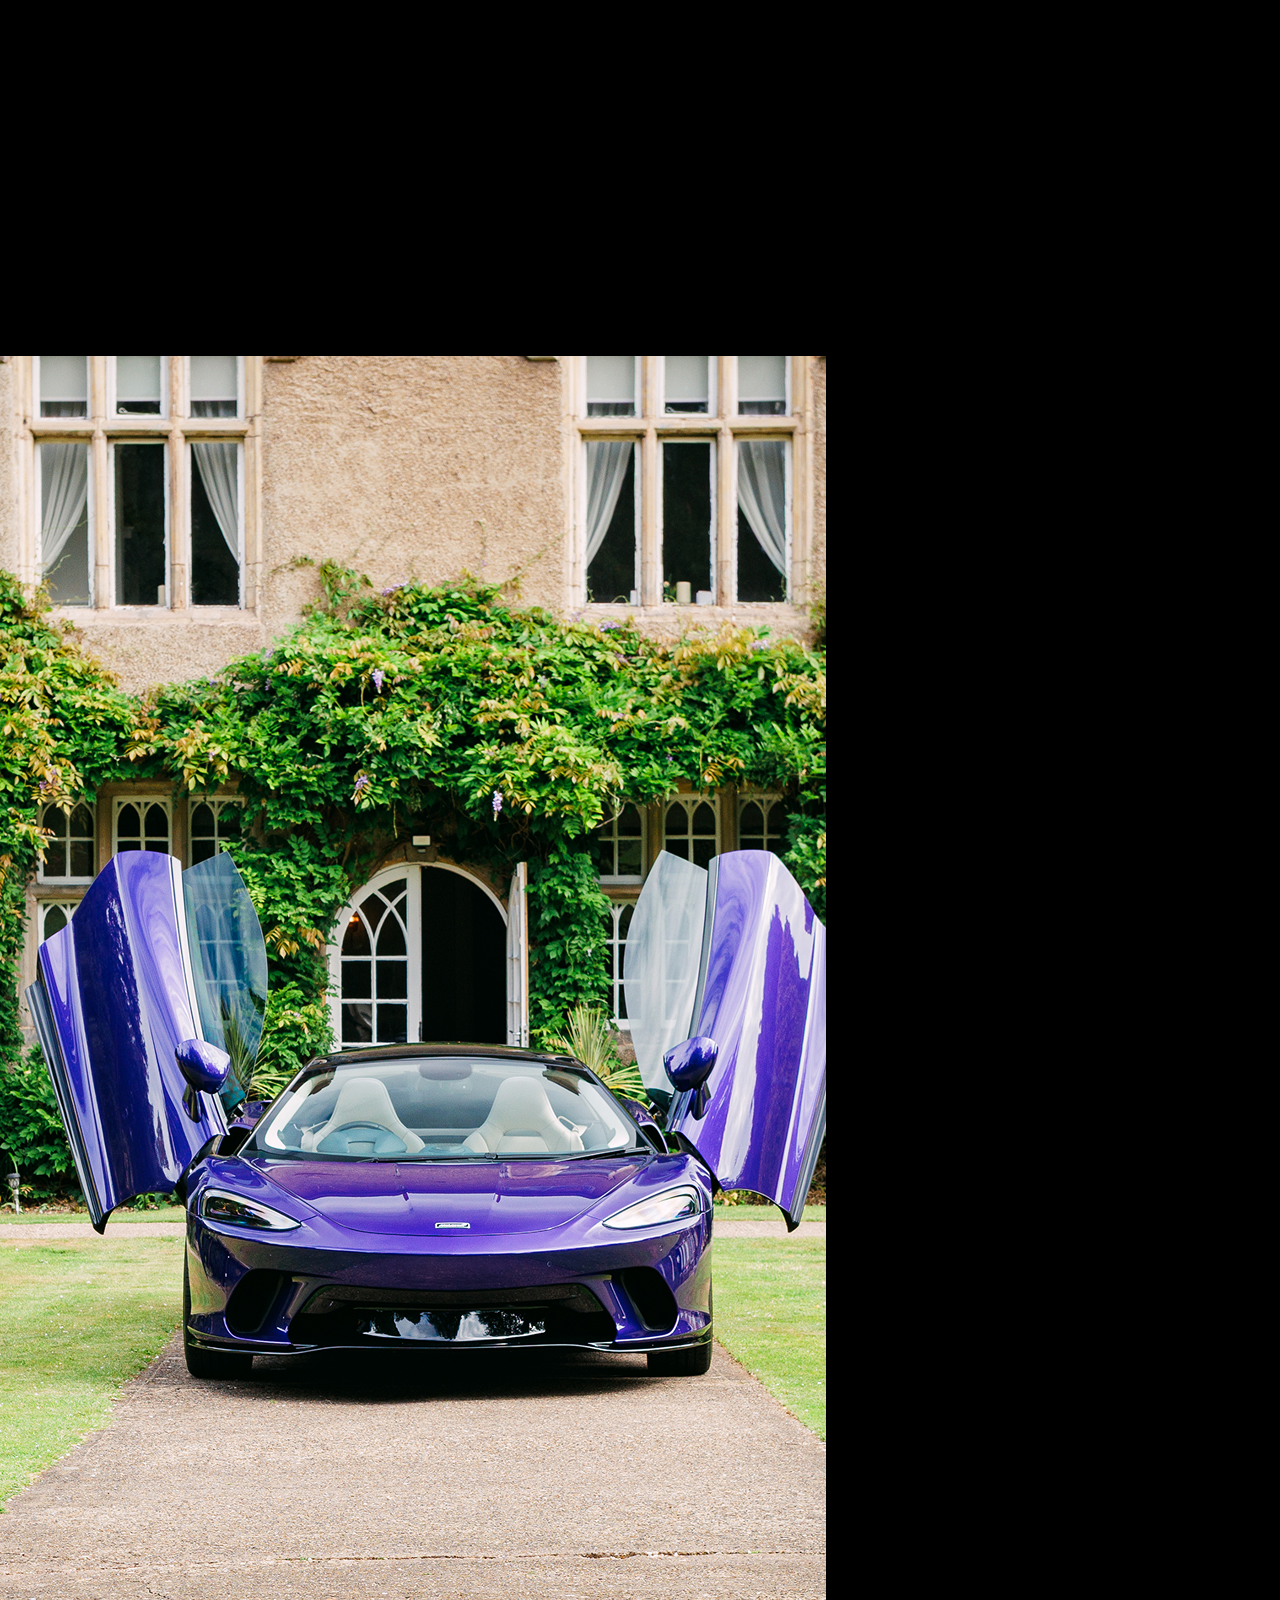
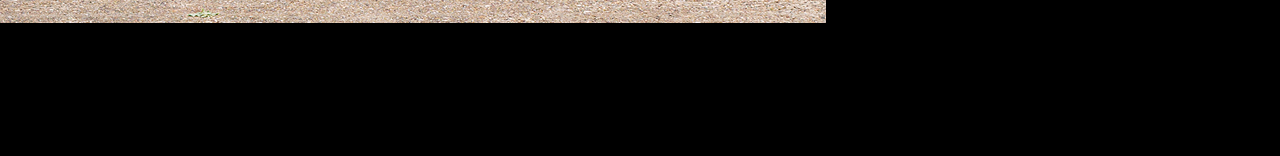
<file: test2.html>
<!DOCTYPE html>
<html lang="en">
<head>
  <meta charset="UTF-8">
  <meta name="viewport" content="width=device-width, initial-scale=1.0">
  <title>Document</title>
</head>
<body style="background-color: black;">
 <style>

  
*,
*::before,
*::after{
    margin:0;
    padding:0;
    box-sizing:border-box;
}
/* form heading*/
.form_section .container{
    padding-left: 0px;
}
.form_headng{
    padding-top: 150px;
    padding-bottom: 100px;
}
.form_headng h6{
    font-family: "Darker Grotesque";
font-size: 24px;
font-style: normal;
font-weight: 500;
line-height: 140%;
text-align: center;
}
.form_headng h2{
    font-family: "IvyOra Display";
font-size: 60px;
font-style: normal;
font-weight: 500;
line-height: 120%; /* 72px */
letter-spacing: 1.8px;
text-align: center;
}
.form-content{
  
    gap: 150px;
    display: flex;
     height: 1400px;
      margin: 0 auto;
}
.form-img{
  max-width: 826px;
  height: 1260px;
}
.form-img img{
  width: 100%;
}
 </style> 

 <section class="form_section">
          <div class="container1">
            <div class="form_wrapper">
                  <div class="form_headng">
                     <h6>ENQUIRE NOW</h6>
                     <h2>Drive Your Dream</h2>
                  </div>
                  <div class="form-content">
                    <div class="form-img">
                        <img src="./assets/images/Form-img-Mclaren.png" alt="">
                    </div>
                 
                 
                  </div>
            </div>
          </div>
    </section> 

  </section>
</body>
</html>
</file>
